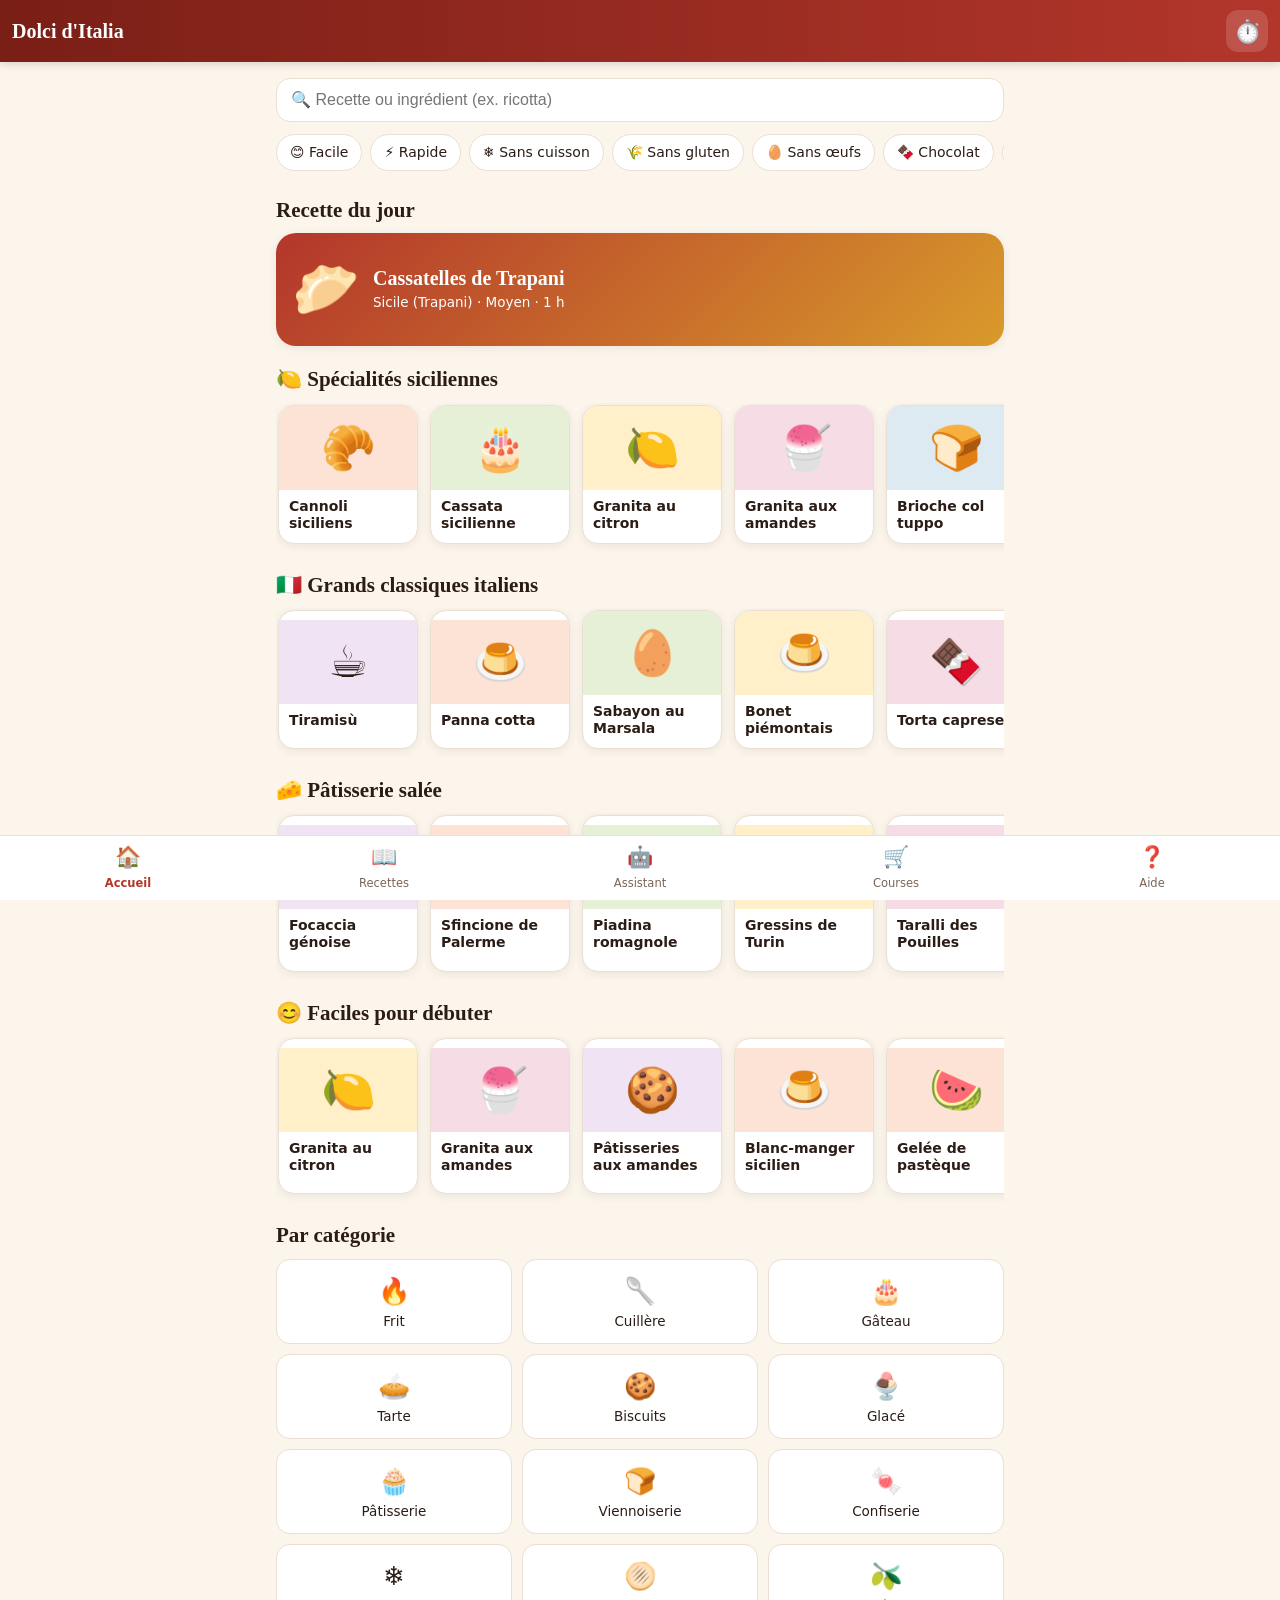
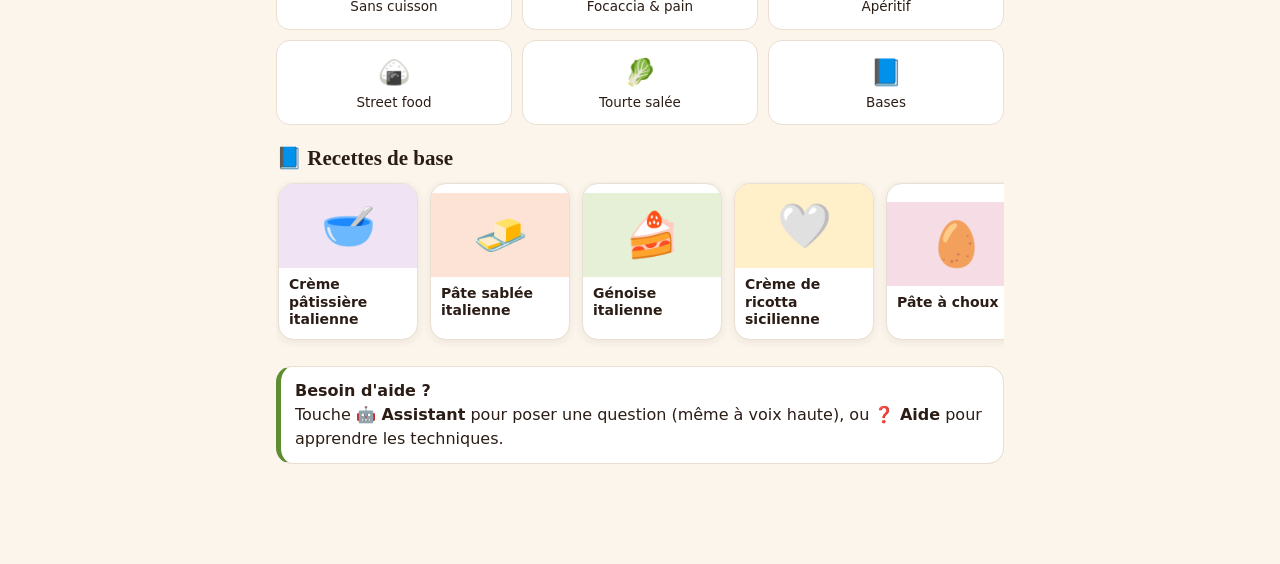
<file: app/src/main/assets/index.html>
<!doctype html>
<html lang="fr">
<head>
<meta charset="utf-8">
<meta name="viewport" content="width=device-width, initial-scale=1, viewport-fit=cover">
<title>Dolci d'Italia</title>
<link rel="stylesheet" href="style.css">
</head>
<body>
<header id="top">
  <button id="btnBack" class="icon-btn" aria-label="Retour" hidden>‹</button>
  <h1 id="title">Dolci d'Italia</h1>
  <button id="btnTimers" class="icon-btn" aria-label="Minuteurs">⏱️</button>
</header>
<main id="view"></main>
<div id="timerBar" hidden></div>
<nav id="tabs">
  <button data-tab="home" class="on"><span>🏠</span>Accueil</button>
  <button data-tab="list"><span>📖</span>Recettes</button>
  <button data-tab="assistant"><span>🤖</span>Assistant</button>
  <button data-tab="courses"><span>🛒</span>Courses</button>
  <button data-tab="aide"><span>❓</span>Aide</button>
</nav>
<div id="sheet" hidden><div class="sheet-card"><div id="sheetBody"></div></div></div>
<div id="toast" hidden></div>
<script src="data.js"></script>
<script src="aide.js"></script>
<script src="app.js"></script>
</body>
</html>
</file>
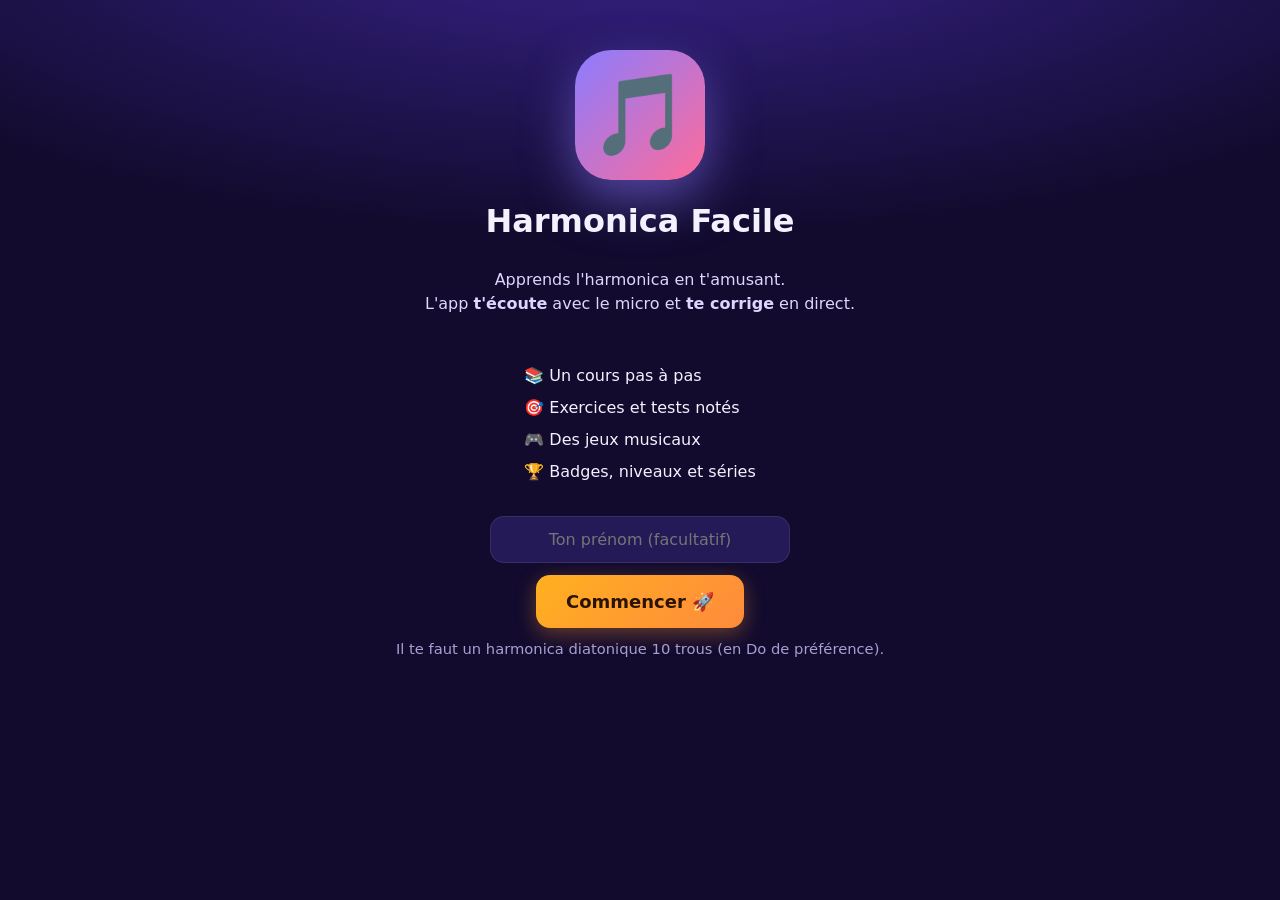
<file: app/src/main/assets/www/index.html>
<!DOCTYPE html>
<html lang="fr">
<head>
  <meta charset="utf-8">
  <meta name="viewport" content="width=device-width, initial-scale=1, maximum-scale=1, user-scalable=no, viewport-fit=cover">
  <meta name="theme-color" content="#120b2e">
  <title>Harmonica Facile</title>
  <link rel="stylesheet" href="style.css">
</head>
<body>
  <div id="app">
    <header id="top"><div class="brand">🎵 Harmonica <b>Facile</b></div><div id="hdr"></div></header>
    <main id="screen"></main>
    <nav id="nav">
      <button data-tab="home"><span>🏠</span>Accueil</button>
      <button data-tab="course"><span>📚</span>Cours</button>
      <button data-tab="practice"><span>🎯</span>Pratique</button>
      <button data-tab="games"><span>🎮</span>Jeux</button>
      <button data-tab="profile"><span>👤</span>Profil</button>
    </nav>
  </div>
  <div id="toasts"></div>
  <script src="data.js"></script>
  <script src="audio.js"></script>
  <script src="app.js"></script>
  <script src="games.js"></script>
</body>
</html>
</file>
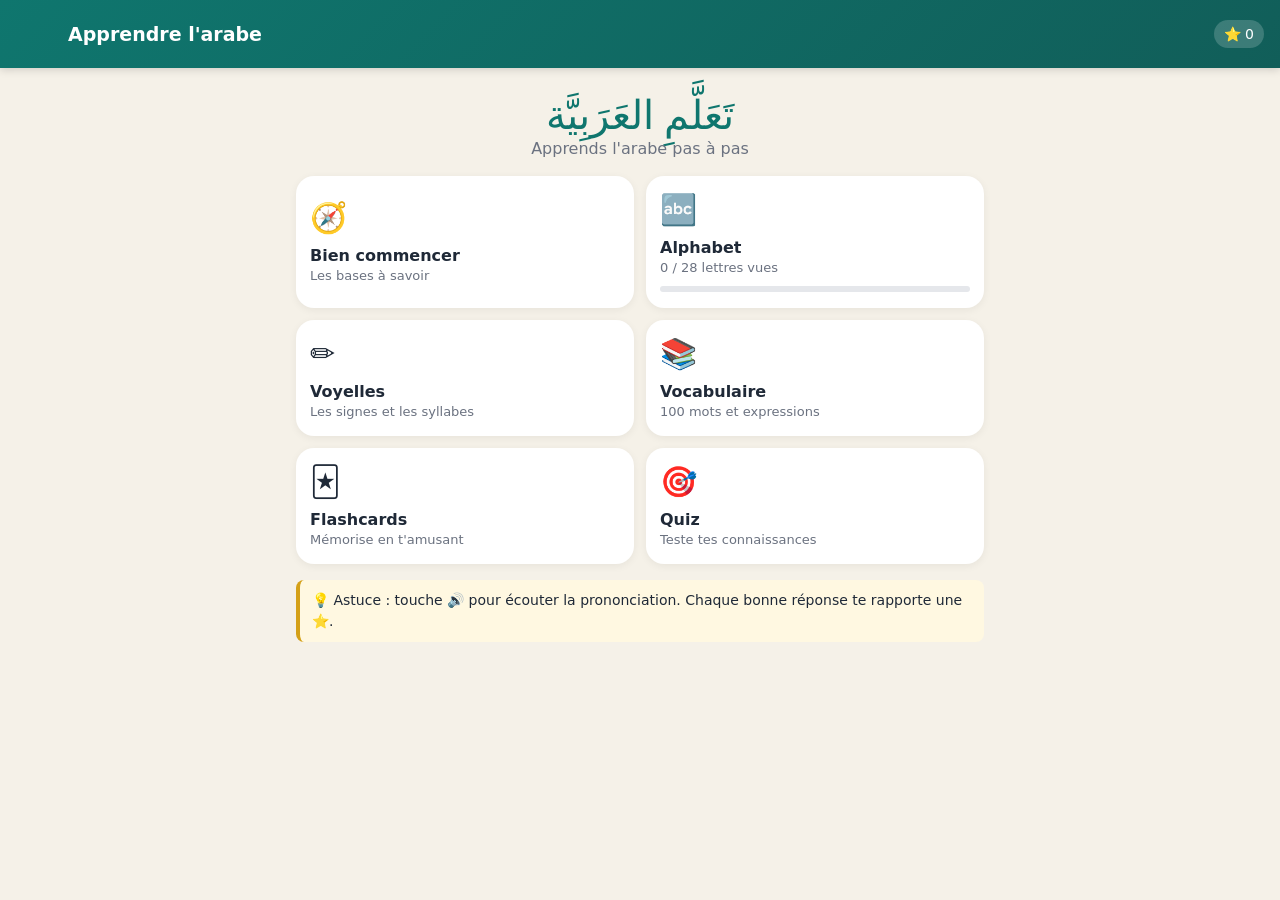
<file: apprendre-arabe/app/src/main/assets/index.html>
<!DOCTYPE html>
<html lang="fr">
<head>
<meta charset="utf-8">
<meta name="viewport" content="width=device-width,initial-scale=1,maximum-scale=1,user-scalable=no">
<title>Apprendre l'arabe</title>
<style>
:root{--p:#0f766e;--p2:#14b8a6;--bg:#f5f1e8;--card:#fff;--txt:#1f2937;--mut:#6b7280;--gold:#d4a017;--ok:#16a34a;--ko:#dc2626}
*{box-sizing:border-box;-webkit-tap-highlight-color:transparent}
body{margin:0;font-family:system-ui,-apple-system,Roboto,sans-serif;background:var(--bg);color:var(--txt)}
header{background:linear-gradient(135deg,var(--p),#115e59);color:#fff;padding:14px 16px;position:sticky;top:0;z-index:5;display:flex;align-items:center;gap:12px;box-shadow:0 2px 8px rgba(0,0,0,.15)}
header .back{font-size:26px;line-height:1;background:rgba(255,255,255,.15);border:0;color:#fff;width:40px;height:40px;border-radius:12px}
header h1{margin:0;font-size:19px;flex:1;white-space:nowrap;overflow:hidden;text-overflow:ellipsis}
header .pts{background:rgba(255,255,255,.18);padding:6px 10px;border-radius:20px;font-size:14px;white-space:nowrap}
main{padding:16px;max-width:720px;margin:0 auto;padding-bottom:40px}
.ar{font-family:"Noto Naskh Arabic","Noto Sans Arabic","Amiri",serif;direction:rtl}
.hero{text-align:center;padding:8px 0 18px}
.hero .ar{font-size:40px;color:var(--p)}
.hero div{color:var(--mut)}
.grid{display:grid;grid-template-columns:repeat(2,1fr);gap:12px}
.tile{background:var(--card);border-radius:18px;padding:16px 14px;box-shadow:0 2px 8px rgba(0,0,0,.06);border:0;text-align:left;font:inherit;color:inherit}
.tile:active,.lt:active,.opt:active,.btn:active{transform:scale(.97)}
.tile .ic{font-size:30px;height:40px}
.tile b{display:block;margin-top:6px;font-size:16px}
.tile small{color:var(--mut);font-size:13px}
.bar{height:6px;background:#e5e7eb;border-radius:4px;margin-top:10px;overflow:hidden}.bar i{display:block;height:100%;background:var(--p2)}
.letters{display:grid;grid-template-columns:repeat(4,1fr);gap:10px;direction:rtl}
.lt{background:var(--card);border:0;border-radius:14px;padding:8px 4px;box-shadow:0 2px 6px rgba(0,0,0,.05);font:inherit;color:inherit;position:relative;direction:ltr}
.lt .ar{font-size:34px;display:block;line-height:1.5}
.lt small{font-size:12px;color:var(--mut)}
.lt.seen::after{content:"✓";position:absolute;top:4px;right:7px;color:var(--ok);font-size:12px}
.card{background:var(--card);border-radius:18px;padding:16px 18px;box-shadow:0 2px 8px rgba(0,0,0,.06);margin-bottom:14px}
.big{font-size:110px;text-align:center;color:var(--p);line-height:1.35}
.forms{display:grid;grid-template-columns:repeat(4,1fr);text-align:center;gap:6px}
.forms .ar{font-size:38px;line-height:1.6}
.forms small{color:var(--mut);font-size:12px}
.btn{background:var(--p);color:#fff;border:0;border-radius:14px;padding:14px 16px;font:inherit;font-weight:600;font-size:16px;width:100%;margin-top:10px}
.btn.sec{background:#e6f4f1;color:var(--p)}
.row{display:flex;gap:10px}.row .btn{flex:1}
.spk{background:#e6f4f1;color:var(--p);border:0;border-radius:50%;width:46px;height:46px;font-size:20px;flex:none}
.word{display:flex;align-items:center;gap:12px;padding:12px 0;border-bottom:1px solid #f0ece2}
.word:last-child{border:0}
.word .ar{font-size:28px;line-height:1.5}
.word .fr{flex:1}
.word .fr small{display:block;color:var(--mut);margin-top:2px}
.opt{display:block;width:100%;background:var(--card);border:2px solid #e5e7eb;border-radius:14px;padding:14px;margin-top:10px;font:inherit;font-size:17px;color:inherit;text-align:center}
.opt.ar{font-size:30px;padding:8px}
.opt small{color:var(--mut)}
.opt.ok{border-color:var(--ok);background:#dcfce7}.opt.ko{border-color:var(--ko);background:#fee2e2}
.q{font-size:68px;text-align:center;color:var(--p);margin:4px 0;line-height:1.5}
.qfr{font-size:26px;text-align:center;font-weight:700;margin:10px 0}
.prog{color:var(--mut);text-align:center;font-size:14px;margin:6px 0}
.pbar{height:8px;background:#e5e7eb;border-radius:4px;overflow:hidden;margin-bottom:12px}.pbar i{display:block;height:100%;background:var(--gold);transition:width .3s}
.flash{min-height:260px;display:flex;flex-direction:column;align-items:center;justify-content:center;text-align:center}
.flash .ar{font-size:64px;color:var(--p);line-height:1.5}
.syl{display:grid;grid-template-columns:repeat(3,1fr);gap:8px}
.syl button{background:#f8fafc;border:1px solid #e5e7eb;border-radius:12px;padding:6px;font:inherit;color:inherit}
.syl .ar{font-size:30px;display:block;line-height:1.6}
.syl small{color:var(--mut)}
.toast{position:fixed;bottom:24px;left:50%;transform:translateX(-50%);background:#111827;color:#fff;padding:12px 16px;border-radius:12px;font-size:14px;width:max-content;max-width:90%;z-index:20;opacity:0;transition:opacity .3s;pointer-events:none;text-align:center}
.toast.show{opacity:1}
h2{font-size:17px;margin:18px 0 10px}
p{line-height:1.55}
.tip{background:#fff8e1;border-left:4px solid var(--gold);padding:10px 12px;border-radius:8px;font-size:14px;line-height:1.5}
ul{padding-left:20px;line-height:1.6}
</style>
</head>
<body>
<header><button class="back" id="back" onclick="goBack()">‹</button><h1 id="title">Apprendre l'arabe</h1><span class="pts" id="pts">⭐ 0</span></header>
<main id="app"></main>
<div class="toast" id="toast"></div>
<script>
// [lettre, nom, nom arabe, son, conseil, mot exemple, translittération, sens, se lie à la suivante]
const L=[
["ا","Alif","أَلِف","a / â","Sert de support aux voyelles et note le « â » long.","أَسَد","asad","lion",0],
["ب","Bâ'","بَاء","b","Comme le « b » français.","بَاب","bâb","porte",1],
["ت","Tâ'","تَاء","t","Comme le « t » français.","تُفَّاح","touffâh","pommes",1],
["ث","Thâ'","ثَاء","th","Comme le « th » anglais de « think ».","ثَعْلَب","tha'lab","renard",1],
["ج","Jîm","جِيم","j / dj","« dj » comme dans « djinn » (souvent « j » au Maghreb).","جَمَل","jamal","chameau",1],
["ح","Hâ'","حَاء","ḥ","« h » soufflé du fond de la gorge, comme pour embuer une vitre.","حَلِيب","halîb","lait",1],
["خ","Khâ'","خَاء","kh","Comme la « jota » espagnole ou le « ch » allemand de « Bach ».","خُبْز","khoubz","pain",1],
["د","Dâl","دَال","d","Comme le « d » français.","دَجَاجَة","dajâja","poule",0],
["ذ","Dhâl","ذَال","dh","Comme le « th » anglais de « this ».","ذَهَب","dhahab","or",0],
["ر","Râ'","رَاء","r","« r » roulé, comme en espagnol.","رُمَّان","roummân","grenade",0],
["ز","Zây","زَاي","z","Comme le « z » français.","زَيْت","zayt","huile",0],
["س","Sîn","سِين","s","Toujours « s » comme dans « sel ».","سَمَك","samak","poisson",1],
["ش","Chîn","شِين","ch","Comme le « ch » de « chat ».","شَمْس","chams","soleil",1],
["ص","Sâd","صَاد","ṣ","« s » emphatique : langue plaquée, son plus grave.","صَقْر","saqr","faucon",1],
["ض","Dâd","ضَاد","ḍ","« d » emphatique, son grave et profond. L'arabe est appelé « la langue du Dâd » !","ضِفْدَع","difda'","grenouille",1],
["ط","Tâ'","طَاء","ṭ","« t » emphatique, son grave.","طَائِرَة","tâ'ira","avion",1],
["ظ","Zhâ'","ظَاء","ẓ","« dh » emphatique (le « th » de « this », appuyé).","ظَرْف","zharf","enveloppe",1],
["ع","'Ayn","عَيْن","'","Son guttural sans équivalent : on contracte le fond de la gorge.","عَيْن","'ayn","œil",1],
["غ","Ghayn","غَيْن","gh","Proche du « r » grasseyé parisien.","غَزَال","ghazâl","gazelle",1],
["ف","Fâ'","فَاء","f","Comme le « f » français.","فِيل","fîl","éléphant",1],
["ق","Qâf","قَاف","q","« k » prononcé très au fond de la gorge.","قَمَر","qamar","lune",1],
["ك","Kâf","كَاف","k","Comme le « k » français.","كِتَاب","kitâb","livre",1],
["ل","Lâm","لَام","l","Comme le « l » français.","لَيْمُون","laymoûn","citron",1],
["م","Mîm","مِيم","m","Comme le « m » français.","مَاء","mâ'","eau",1],
["ن","Noûn","نُون","n","Comme le « n » français.","نَجْمَة","najma","étoile",1],
["ه","Hâ'","هَاء","h","« h » expiré et léger, comme dans l'anglais « hello ».","هِلَال","hilâl","croissant de lune",1],
["و","Wâw","وَاو","w / oû","« w » ou voyelle longue « oû ».","وَرْدَة","warda","rose",0],
["ي","Yâ'","يَاء","y / î","« y » ou voyelle longue « î ».","يَد","yad","main",1]
];

const CATS=[
{id:"salut",ic:"👋",name:"Salutations",w:[
["مَرْحَبًا","marhaban","bonjour / salut"],
["السَّلَامُ عَلَيْكُمْ","as-salâmou 'alaykoum","que la paix soit sur vous"],
["وَعَلَيْكُمُ السَّلَامُ","wa 'alaykoumou s-salâm","et sur vous la paix (réponse)"],
["صَبَاحُ الخَيْرِ","sabâhou l-khayr","bonjour (le matin)"],
["مَسَاءُ الخَيْرِ","masâ'ou l-khayr","bonsoir"],
["كَيْفَ حَالُكَ؟","kayfa hâlouka ?","comment vas-tu ?"],
["بِخَيْرٍ، الحَمْدُ لِلَّهِ","bi-khayr, al-hamdou lillâh","bien, Dieu merci"],
["شُكْرًا","choukran","merci"],
["عَفْوًا","'afwan","de rien / pardon"],
["مِنْ فَضْلِكَ","min fadlika","s'il te plaît"],
["نَعَمْ","na'am","oui"],
["لَا","lâ","non"],
["مَعَ السَّلَامَةِ","ma'a s-salâma","au revoir"]]},
{id:"nb",ic:"🔢",name:"Nombres",w:[
["صِفْر","sifr · ٠","0 — zéro"],
["وَاحِد","wâhid · ١","1 — un"],
["اِثْنَان","ithnân · ٢","2 — deux"],
["ثَلَاثَة","thalâtha · ٣","3 — trois"],
["أَرْبَعَة","arba'a · ٤","4 — quatre"],
["خَمْسَة","khamsa · ٥","5 — cinq"],
["سِتَّة","sitta · ٦","6 — six"],
["سَبْعَة","sab'a · ٧","7 — sept"],
["ثَمَانِيَة","thamâniya · ٨","8 — huit"],
["تِسْعَة","tis'a · ٩","9 — neuf"],
["عَشَرَة","'achara · ١٠","10 — dix"],
["مِئَة","mi'a · ١٠٠","100 — cent"]]},
{id:"coul",ic:"🎨",name:"Couleurs",w:[
["أَحْمَر","ahmar","rouge"],
["أَزْرَق","azraq","bleu"],
["أَخْضَر","akhdar","vert"],
["أَصْفَر","asfar","jaune"],
["أَبْيَض","abyad","blanc"],
["أَسْوَد","aswad","noir"],
["بُرْتُقَالِيّ","bourtouqâlî","orange (couleur)"],
["بُنِّيّ","bounnî","marron"],
["وَرْدِيّ","wardî","rose (couleur)"]]},
{id:"fam",ic:"👨‍👩‍👧",name:"Famille",w:[
["عَائِلَة","'â'ila","famille"],
["أَب","ab","père"],
["أُمّ","oumm","mère"],
["أَخ","akh","frère"],
["أُخْت","oukht","sœur"],
["اِبْن","ibn","fils"],
["بِنْت","bint","fille"],
["جَدّ","jadd","grand-père"],
["جَدَّة","jadda","grand-mère"],
["زَوْج","zawj","mari"],
["زَوْجَة","zawja","épouse"],
["صَدِيق","sadîq","ami"]]},
{id:"nour",ic:"🍞",name:"Nourriture",w:[
["خُبْز","khoubz","pain"],
["مَاء","mâ'","eau"],
["حَلِيب","halîb","lait"],
["تُفَّاحَة","touffâha","une pomme"],
["مَوْز","mawz","bananes"],
["لَحْم","lahm","viande"],
["دَجَاج","dajâj","poulet"],
["أَرُزّ","arouzz","riz"],
["قَهْوَة","qahwa","café"],
["شَاي","châï","thé"],
["سُكَّر","soukkar","sucre"],
["مِلْح","milh","sel"]]},
{id:"anim",ic:"🐪",name:"Animaux",w:[
["قِطّ","qitt","chat"],
["كَلْب","kalb","chien"],
["حِصَان","hisân","cheval"],
["جَمَل","jamal","chameau"],
["أَسَد","asad","lion"],
["طَائِر","tâ'ir","oiseau"],
["سَمَكَة","samaka","poisson"],
["بَقَرَة","baqara","vache"],
["خَرُوف","kharoûf","mouton"],
["فِيل","fîl","éléphant"]]},
{id:"corps",ic:"🖐️",name:"Le corps",w:[
["رَأْس","ra's","tête"],
["عَيْن","'ayn","œil"],
["أَنْف","anf","nez"],
["فَم","fam","bouche"],
["أُذُن","oudhoun","oreille"],
["يَد","yad","main"],
["رِجْل","rijl","jambe / pied"],
["قَلْب","qalb","cœur"],
["شَعْر","cha'r","cheveux"]]},
{id:"jours",ic:"📅",name:"Jours",w:[
["الأَحَد","al-ahad","dimanche"],
["الاِثْنَيْن","al-ithnayn","lundi"],
["الثُّلَاثَاء","ath-thoulâthâ'","mardi"],
["الأَرْبِعَاء","al-arbi'â'","mercredi"],
["الخَمِيس","al-khamîs","jeudi"],
["الجُمُعَة","al-joumou'a","vendredi"],
["السَّبْت","as-sabt","samedi"],
["اليَوْم","al-yawm","aujourd'hui"],
["غَدًا","ghadan","demain"],
["أَمْس","ams","hier"]]},
{id:"phr",ic:"💬",name:"Phrases utiles",w:[
["أَنَا","anâ","je / moi"],
["أَنْتَ","anta","tu (masculin)"],
["أَنْتِ","anti","tu (féminin)"],
["هُوَ","houwa","il / lui"],
["هِيَ","hiya","elle"],
["نَحْنُ","nahnou","nous"],
["مَا اسْمُكَ؟","mâ smouka ?","comment t'appelles-tu ?"],
["اِسْمِي ...","ismî ...","je m'appelle ..."],
["أَيْنَ؟","ayna ?","où ?"],
["مَاذَا؟","mâdhâ ?","quoi ?"],
["كَمْ؟","kam ?","combien ?"],
["لَا أَفْهَمُ","lâ afhamou","je ne comprends pas"],
["أَتَكَلَّمُ قَلِيلًا مِنَ العَرَبِيَّةِ","atakallamou qalîlan mina l-'arabiyya","je parle un peu arabe"]]}
];

const VOW=[
["بَ","Fatha","ba","Petit trait au-dessus de la lettre : son « a »."],
["بِ","Kasra","bi","Petit trait en dessous : son « i »."],
["بُ","Damma","bou","Petite boucle (comme un و) au-dessus : son « ou »."],
["بْ","Soukoun","b","Petit rond : la lettre n'a pas de voyelle."],
["بّ","Chadda","bb","Petit « w » au-dessus : la consonne est doublée."],
["بً","Tanwîn fath","ban","Double fatha en fin de mot : « -an »."],
["بٍ","Tanwîn kasr","bin","Double kasra : « -in »."],
["بٌ","Tanwîn damm","boun","Double damma : « -oun »."]
];
const LONGV=[["بَا","bâ","fatha + alif = « â » long"],["بِي","bî","kasra + yâ' = « î » long"],["بُو","boû","damma + wâw = « oû » long"]];
const SYL=[["ب","b"],["ت","t"],["د","d"],["ر","r"],["س","s"],["ك","k"],["ل","l"],["م","m"],["ن","n"]];

// ---------- état ----------
let S={pts:0,seen:{},best:{}};
try{S=Object.assign(S,JSON.parse(localStorage.getItem("arabe")||"{}"))}catch(e){}
function save(){try{localStorage.setItem("arabe",JSON.stringify(S))}catch(e){}updPts()}
const $=id=>document.getElementById(id);
const app=$("app");
function updPts(){$("pts").textContent="⭐ "+S.pts}
function shuffle(a){a=a.slice();for(let i=a.length-1;i>0;i--){const j=Math.floor(Math.random()*(i+1));[a[i],a[j]]=[a[j],a[i]]}return a}

// ---------- navigation ----------
const stack=[];let SID=0;
function show(fn,a){SID++;fn(...a);window.scrollTo(0,0)}
function go(fn,...a){stack.push([fn,a]);show(fn,a)}
function replace(fn,...a){stack[stack.length-1]=[fn,a];show(fn,a)}
function goBack(){if(stack.length>1){stack.pop();const t=stack[stack.length-1];show(t[0],t[1]);return true}return false}
function setTitle(t){$("title").textContent=t;$("back").style.visibility=stack.length>1?"visible":"hidden"}

// ---------- son ----------
let SAY=[],warned=false,tT;
function sb(t){SAY.push(t);return `<button class="spk" onclick="event.stopPropagation();speak(SAY[${SAY.length-1}])">🔊</button>`}
function toast(m){const t=$("toast");t.textContent=m;t.classList.add("show");clearTimeout(tT);tT=setTimeout(()=>t.classList.remove("show"),3500)}
function speak(t){
  t=String(t).replace(/\.\.\./g,"");
  try{
    if(window.Android){if(Android.speak(t))return}
    else if(window.speechSynthesis){const u=new SpeechSynthesisUtterance(t);u.lang="ar-SA";u.rate=.8;speechSynthesis.cancel();speechSynthesis.speak(u);return}
  }catch(e){}
  if(!warned){warned=true;toast("Voix arabe indisponible : Paramètres › Synthèse vocale › Moteur Google › installer « Arabe ».")}
}

// ---------- données ----------
function items(key){
  if(key==="alpha")return L.map(l=>({ar:l[0],tr:l[3],fr:l[1],say:l[2]}));
  const map=c=>c.w.map(w=>({ar:w[0],tr:w[1],fr:w[2],say:w[0]}));
  if(key==="all")return CATS.flatMap(map);
  return map(CATS.find(c=>c.id===key));
}
function keyName(k){if(k==="alpha")return"Alphabet";if(k==="all")return"Tout le vocabulaire";return CATS.find(c=>c.id===k).name}

// ---------- écrans ----------
function home(){
  setTitle("Apprendre l'arabe");SAY=[];
  const seen=Object.keys(S.seen).length;
  const nb=CATS.reduce((n,c)=>n+c.w.length,0);
  app.innerHTML=`<div class="hero"><div class="ar">تَعَلَّمِ العَرَبِيَّة</div><div>Apprends l'arabe pas à pas</div></div>
  <div class="grid">
    <button class="tile" onclick="go(intro)"><div class="ic">🧭</div><b>Bien commencer</b><small>Les bases à savoir</small></button>
    <button class="tile" onclick="go(letters)"><div class="ic">🔤</div><b>Alphabet</b><small>${seen} / 28 lettres vues</small><div class="bar"><i style="width:${seen/28*100}%"></i></div></button>
    <button class="tile" onclick="go(vowels)"><div class="ic">✏️</div><b>Voyelles</b><small>Les signes et les syllabes</small></button>
    <button class="tile" onclick="go(vocab)"><div class="ic">📚</div><b>Vocabulaire</b><small>${nb} mots et expressions</small></button>
    <button class="tile" onclick="go(chooser,'flash')"><div class="ic">🃏</div><b>Flashcards</b><small>Mémorise en t'amusant</small></button>
    <button class="tile" onclick="go(chooser,'quiz')"><div class="ic">🎯</div><b>Quiz</b><small>Teste tes connaissances</small></button>
  </div>
  <p class="tip" style="margin-top:16px">💡 Astuce : touche 🔊 pour écouter la prononciation. Chaque bonne réponse te rapporte une ⭐.</p>`;
}

function intro(){
  setTitle("Bien commencer");SAY=[];
  app.innerHTML=`<div class="card"><h2 style="margin-top:0">📖 L'écriture arabe en 5 points</h2><ul>
  <li>On lit et on écrit <b>de droite à gauche</b>.</li>
  <li>L'alphabet compte <b>28 lettres</b>, presque toutes des consonnes.</li>
  <li>Les lettres <b>s'attachent</b> entre elles et changent un peu de forme selon leur place : début, milieu ou fin du mot.</li>
  <li>6 lettres (ا د ذ ر ز و) ne s'attachent <b>jamais</b> à la lettre suivante.</li>
  <li>Les <b>voyelles courtes</b> sont de petits signes, souvent absents dans les textes courants.</li></ul></div>
  <div class="card"><h2 style="margin-top:0">🗺️ Parcours conseillé</h2><ol style="padding-left:20px;line-height:1.7">
  <li>Découvre l'alphabet, quelques lettres par jour.</li><li>Apprends les voyelles et lis les syllabes.</li>
  <li>Révise avec les flashcards.</li><li>Valide avec les quiz (objectif : 80 % !).</li><li>Passe au vocabulaire thème par thème.</li></ol></div>
  <div class="card"><div class="word"><span class="ar">العَرَبِيَّة</span><div class="fr"><b>la langue arabe</b><small>al-'arabiyya</small></div>${sb("العَرَبِيَّة")}</div></div>
  <p class="tip">🔇 Pas de son ? Va dans Paramètres Android › Synthèse vocale (ou « Sortie de la synthèse vocale ») › Moteur Google › Installer les données vocales › <b>Arabe</b>.</p>
  <button class="btn" onclick="replace(letters)">Commencer l'alphabet ›</button>`;
}

function letters(){
  setTitle("L'alphabet");SAY=[];
  app.innerHTML=`<p class="prog">Lecture de droite à gauche ← touche une lettre</p><div class="letters">${L.map((l,i)=>`<button class="lt ${S.seen[i]?"seen":""}" onclick="go(letter,${i})"><span class="ar">${l[0]}</span><small>${l[1]}</small></button>`).join("")}</div>
  <button class="btn" style="margin-top:16px" onclick="go(quiz,'alpha')">🎯 Quiz de l'alphabet</button>`;
}

function letter(i){
  const l=L[i];if(!S.seen[i]){S.seen[i]=1;save()}
  setTitle("Lettre "+(i+1)+" / 28 — "+l[1]);SAY=[];
  const f=l[8]?[l[0],l[0]+"ـ","ـ"+l[0]+"ـ","ـ"+l[0]]:[l[0],l[0],"ـ"+l[0],"ـ"+l[0]];
  app.innerHTML=`<div class="card"><div class="big ar">${l[0]}</div>
  <div style="display:flex;align-items:center;gap:12px"><div style="flex:1"><b style="font-size:20px">${l[1]}</b> &nbsp;<span class="ar" style="font-size:24px">${l[2]}</span><br><span style="color:var(--mut)">Son : <b>${l[3]}</b></span></div>${sb(l[2])}</div>
  <p class="tip">${l[4]}</p></div>
  <h2>Les 4 formes</h2><div class="card forms">${["Isolée","Début","Milieu","Fin"].map((n,k)=>`<div><div class="ar">${f[k]}</div><small>${n}</small></div>`).join("")}</div>
  ${l[8]?"":`<p class="tip">⚠️ Cette lettre ne s'attache jamais à la lettre qui la suit (à sa gauche).</p>`}
  <h2>Exemple</h2><div class="card"><div class="word"><span class="ar">${l[5]}</span><div class="fr"><b>${l[7]}</b><small>${l[6]}</small></div>${sb(l[5])}</div></div>
  <div class="row">${i>0?`<button class="btn sec" onclick="replace(letter,${i-1})">‹ ${L[i-1][1]}</button>`:""}${i<27?`<button class="btn" onclick="replace(letter,${i+1})">${L[i+1][1]} ›</button>`:`<button class="btn" onclick="replace(quiz,'alpha')">Quiz 🎯</button>`}</div>`;
}

function vowels(){
  setTitle("Les voyelles");SAY=[];
  app.innerHTML=`<div class="card"><p style="margin:0">En arabe, les <b>voyelles courtes</b> sont de petits signes (<span class="ar">حَرَكَات</span>, harakât) placés au-dessus ou en dessous des lettres. Exemple avec la lettre <span class="ar" style="font-size:22px">ب</span> (b) :</p></div>
  <div class="card">${VOW.map(v=>`<div class="word"><span class="ar" style="font-size:42px;width:56px;text-align:center">${v[0]}</span><div class="fr"><b>${v[1]}</b> — « ${v[2]} »<small>${v[3]}</small></div>${sb(v[0])}</div>`).join("")}</div>
  <h2>Voyelles longues</h2><div class="card">${LONGV.map(v=>`<div class="word"><span class="ar" style="font-size:40px;width:56px;text-align:center">${v[0]}</span><div class="fr"><b>« ${v[1]} »</b><small>${v[2]}</small></div>${sb(v[0])}</div>`).join("")}</div>
  <h2>Entraînement : lis les syllabes</h2><p class="prog">Lis à voix haute, puis touche pour vérifier 🔊</p>
  <div class="card syl">${SYL.flatMap(s=>[["َ","a"],["ِ","i"],["ُ","ou"]].map(v=>{SAY.push(s[0]+v[0]);return `<button onclick="speak(SAY[${SAY.length-1}])"><span class="ar">${s[0]+v[0]}</span><small>${s[1]+v[1]}</small></button>`})).join("")}</div>`;
}

function vocab(){
  setTitle("Vocabulaire");SAY=[];
  app.innerHTML=`<div class="grid">${CATS.map(c=>`<button class="tile" onclick="go(cat,'${c.id}')"><div class="ic">${c.ic}</div><b>${c.name}</b><small>${c.w.length} mots${S.best[c.id]!=null?" · quiz "+S.best[c.id]+"%":""}</small></button>`).join("")}</div>`;
}

function cat(id){
  const c=CATS.find(x=>x.id===id);setTitle(c.ic+" "+c.name);SAY=[];
  app.innerHTML=`<div class="row" style="margin-top:-10px"><button class="btn sec" onclick="go(flash,'${id}')">🃏 Flashcards</button><button class="btn" onclick="go(quiz,'${id}')">🎯 Quiz</button></div>
  <div class="card" style="margin-top:14px">${c.w.map(w=>`<div class="word"><div class="fr"><b>${w[2]}</b><small>${w[1]}</small></div><span class="ar">${w[0]}</span>${sb(w[0])}</div>`).join("")}</div>`;
}

function chooser(mode){
  setTitle(mode==="quiz"?"Quiz":"Flashcards");SAY=[];
  const o=[["alpha","🔤","Alphabet"],...CATS.map(c=>[c.id,c.ic,c.name]),["all","🌍","Tout le vocabulaire"]];
  app.innerHTML=`<p>Choisis un thème :</p><div class="grid">${o.map(x=>`<button class="tile" onclick="go(${mode},'${x[0]}')"><div class="ic">${x[1]}</div><b>${x[2]}</b><small>${mode==="quiz"&&S.best[x[0]]!=null?"Meilleur : "+S.best[x[0]]+"%":"&nbsp;"}</small></button>`).join("")}</div>`;
}

// ---------- flashcards ----------
let F;
function flash(key){F={key,deck:shuffle(items(key)),i:0,flip:false,known:0,total:0};setTitle("🃏 "+keyName(key));rF()}
function rF(){
  SAY=[];const c=F.deck[F.i];
  if(!c){app.innerHTML=`<div class="card" style="text-align:center"><div style="font-size:56px">🎉</div><h2>Paquet terminé !</h2><p>Toutes les cartes sont acquises.<br>Bonnes réponses du premier coup : <b>${F.known} / ${new Set(F.deck.map(d=>d.ar)).size}</b></p><button class="btn" onclick="flash(F.key)">Recommencer</button><button class="btn sec" onclick="goBack()">Retour</button></div>`;return}
  const left=F.deck.length-F.i;
  app.innerHTML=`<p class="prog">Reste ${left} carte${left>1?"s":""}</p>
  <div class="card flash" onclick="F.flip=!F.flip;rF()">${F.flip
    ?`<div class="ar" style="font-size:44px">${c.ar}</div><div style="color:var(--mut);margin:6px">${c.tr}</div><div class="qfr">${c.fr}</div>`
    :`<div class="ar">${c.ar}</div><p style="color:var(--mut)">Touche la carte pour la retourner</p>`}</div>
  <button class="btn sec" onclick="speak(F.deck[F.i].say)">🔊 Écouter</button>
  ${F.flip?`<div class="row"><button class="btn" style="background:var(--ko)" onclick="fA(0)">À revoir ↺</button><button class="btn" style="background:var(--ok)" onclick="fA(1)">Je savais ✓</button></div>`:""}`;
}
function fA(ok){
  const c=F.deck[F.i];
  if(ok){if(!c.miss){F.known++;S.pts++;save()}}else{c.miss=1;F.deck.push(c)}
  F.i++;F.flip=false;rF();
}

// ---------- quiz ----------
let Q;
function quiz(key){
  const pool=items(key);
  const qs=shuffle(pool).slice(0,10).map(it=>{
    const others=shuffle(pool.filter(o=>o.fr!==it.fr&&o.ar!==it.ar)).slice(0,3);
    return {it,dir:Math.random()<.5?0:1,opts:shuffle([it,...others])};
  });
  Q={key,qs,i:0,score:0,locked:false};setTitle("🎯 "+keyName(key));rQ();
}
function rQ(){
  SAY=[];const q=Q.qs[Q.i],n=Q.qs.length,A=Q.key==="alpha";
  if(!q){
    const pct=Math.round(Q.score*100/n),prev=S.best[Q.key];
    const rec=prev==null||pct>prev;if(rec){S.best[Q.key]=pct;save()}
    app.innerHTML=`<div class="card" style="text-align:center"><div style="font-size:60px">${pct>=80?"🏆":pct>=50?"👍":"💪"}</div><h2>${Q.score} / ${n} — ${pct}%</h2>
    <p>${pct>=80?"Excellent ! <span class='ar'>مُمْتَاز</span>":pct>=50?"Bien joué, continue !":"Continue à t'entraîner, tu vas y arriver !"}</p>
    ${rec&&prev!=null?"<p>🎉 Nouveau record !</p>":""}
    <button class="btn" onclick="quiz(Q.key)">Rejouer</button><button class="btn sec" onclick="goBack()">Retour</button></div>`;return;
  }
  const ask=q.dir===0
    ?`<div class="q ar">${q.it.ar}</div><div style="text-align:center">${sb(q.it.say)}</div><p class="prog">${A?"Quelle est cette lettre ?":"Que signifie ce mot ?"}</p>`
    :`<div class="qfr">${q.it.fr}${A?` <span style="color:var(--mut);font-weight:400">(${q.it.tr})</span>`:""}</div><p class="prog">${A?"Trouve cette lettre":"Choisis le mot arabe"}</p>`;
  app.innerHTML=`<div class="pbar"><i style="width:${Q.i/n*100}%"></i></div><p class="prog">Question ${Q.i+1} / ${n} · Score ${Q.score}</p>
  <div class="card">${ask}</div>
  ${q.opts.map((o,k)=>`<button class="opt ${q.dir?"ar":""}" onclick="ans(${k})">${q.dir?o.ar:o.fr+(A?` <small>(${o.tr})</small>`:"")}</button>`).join("")}`;
}
function ans(k){
  if(Q.locked)return;Q.locked=true;
  const q=Q.qs[Q.i],good=q.opts.indexOf(q.it),b=document.querySelectorAll(".opt");
  b[good].classList.add("ok");
  if(k===good){Q.score++;S.pts++;save()}else b[k].classList.add("ko");
  speak(q.it.say);
  const s=SID;
  setTimeout(()=>{if(s!==SID)return;Q.i++;Q.locked=false;rQ()},k===good?1000:2000);
}

updPts();go(home);
</script>
</body>
</html>
</file>
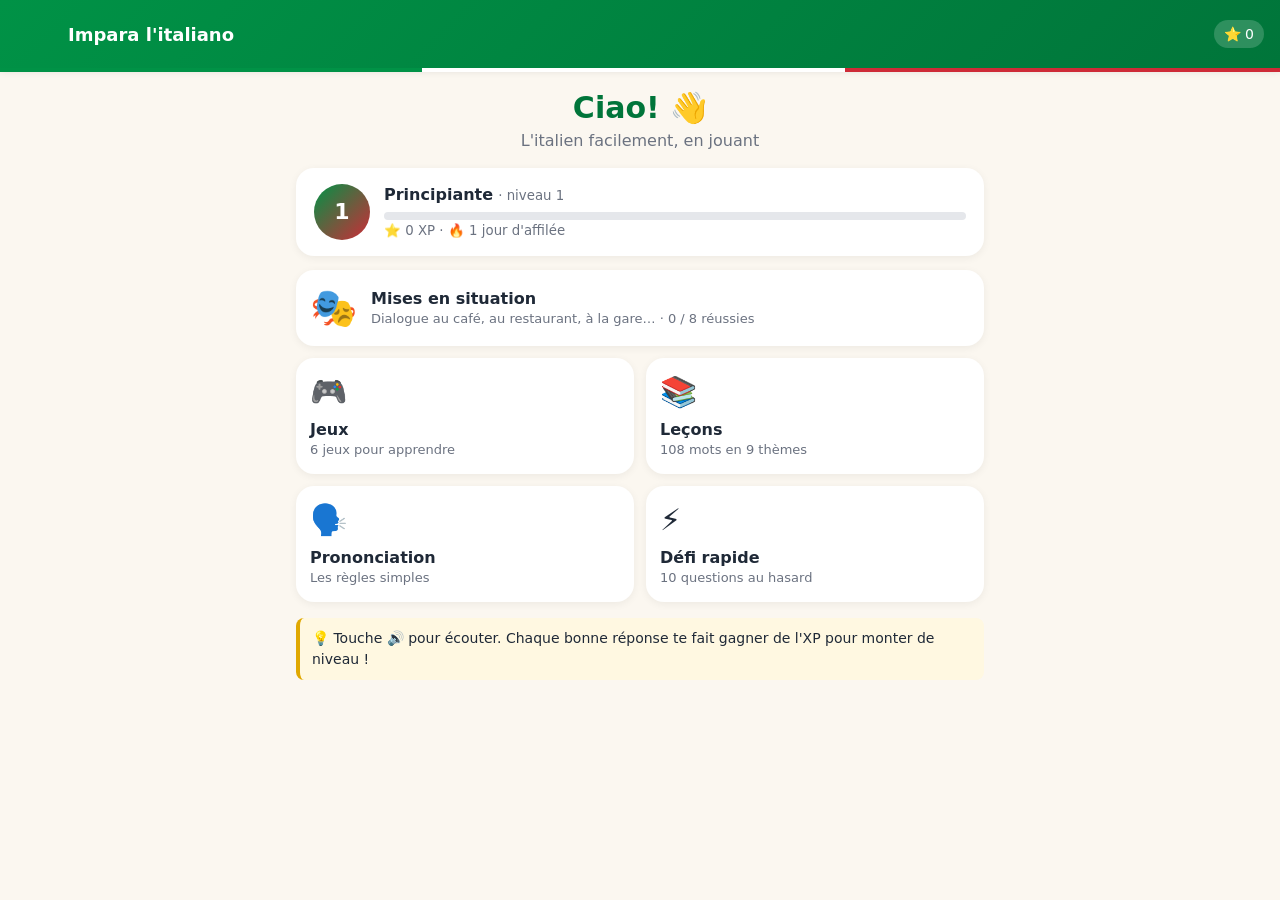
<file: apprendre-italien/app/src/main/assets/index.html>
<!DOCTYPE html>
<html lang="fr">
<head>
<meta charset="utf-8">
<meta name="viewport" content="width=device-width,initial-scale=1,maximum-scale=1,user-scalable=no">
<title>Impara l'italiano</title>
<style>
:root{--g:#009246;--g2:#00753a;--r:#ce2b37;--bg:#fbf7f0;--card:#fff;--txt:#1f2937;--mut:#6b7280;--gold:#e0a800;--ok:#16a34a;--ko:#dc2626;--lg:#e8f5ee}
*{box-sizing:border-box;-webkit-tap-highlight-color:transparent}
body{margin:0;font-family:system-ui,-apple-system,Roboto,sans-serif;background:var(--bg);color:var(--txt)}
header{background:linear-gradient(135deg,var(--g),var(--g2));color:#fff;padding:14px 16px;position:sticky;top:0;z-index:5;display:flex;align-items:center;gap:12px;box-shadow:0 2px 8px rgba(0,0,0,.15)}
header::after{content:"";position:absolute;left:0;right:0;bottom:-4px;height:4px;background:linear-gradient(90deg,var(--g) 33%,#fff 33% 66%,var(--r) 66%)}
header .back{font-size:26px;line-height:1;background:rgba(255,255,255,.15);border:0;color:#fff;width:40px;height:40px;border-radius:12px}
header h1{margin:0;font-size:18px;flex:1;white-space:nowrap;overflow:hidden;text-overflow:ellipsis}
header .pts{background:rgba(255,255,255,.18);padding:6px 10px;border-radius:20px;font-size:14px;white-space:nowrap}
main{padding:18px 16px 40px;max-width:720px;margin:0 auto}
button{font:inherit;color:inherit}
button:active{transform:scale(.97)}
.grid{display:grid;grid-template-columns:repeat(2,1fr);gap:12px}
.tile{background:var(--card);border-radius:18px;padding:16px 14px;box-shadow:0 2px 8px rgba(0,0,0,.06);border:0;text-align:left}
.tile .ic{font-size:30px;height:40px}
.tile b{display:block;margin-top:6px;font-size:16px}
.tile small{color:var(--mut);font-size:13px}
.tile.wide{grid-column:1/-1;display:flex;align-items:center;gap:14px}
.tile.wide .ic{height:auto;font-size:38px}
.card{background:var(--card);border-radius:18px;padding:16px 18px;box-shadow:0 2px 8px rgba(0,0,0,.06);margin-bottom:14px}
.center{text-align:center}
.lvl{display:flex;align-items:center;gap:14px}
.lvl .badge{width:56px;height:56px;border-radius:50%;background:linear-gradient(135deg,var(--g),var(--r));color:#fff;display:flex;align-items:center;justify-content:center;font-weight:800;font-size:22px;flex:none}
.bar{height:8px;background:#e5e7eb;border-radius:4px;margin-top:8px;overflow:hidden}.bar i{display:block;height:100%;background:linear-gradient(90deg,var(--g),var(--gold));transition:width .4s}
.hero{text-align:center;margin:4px 0 14px}
.hero h2{font-size:30px;margin:0;color:var(--g2)}
.hero p{margin:4px 0 0;color:var(--mut)}
.btn{background:var(--g);color:#fff;border:0;border-radius:14px;padding:14px 16px;font-weight:600;font-size:16px;width:100%;margin-top:10px}
.btn.sec{background:var(--lg);color:var(--g2)}
.btn.red{background:var(--r)}
.row{display:flex;gap:10px}.row .btn{flex:1}
.spk{background:var(--lg);color:var(--g2);border:0;border-radius:50%;width:44px;height:44px;font-size:19px;flex:none}
.word{display:flex;align-items:center;gap:12px;padding:11px 0;border-bottom:1px solid #f0ece2}
.word:last-child{border:0}
.word .it{flex:1;font-size:19px;font-weight:600;color:var(--g2)}
.word .it small{display:block;color:var(--mut);font-weight:400;font-size:14px;margin-top:2px}
.opt{display:block;width:100%;background:var(--card);border:2px solid #e5e7eb;border-radius:14px;padding:14px;margin-top:10px;font-size:17px;text-align:center}
.opt.ok{border-color:var(--ok);background:#dcfce7}.opt.ko{border-color:var(--ko);background:#fee2e2}
.opt.left{text-align:left}
.opt small{display:block;color:var(--mut);font-size:13px;margin-top:3px}
.q{font-size:34px;text-align:center;font-weight:800;color:var(--g2);margin:8px 0}
.prog{color:var(--mut);text-align:center;font-size:14px;margin:6px 0}
.pbar{height:8px;background:#e5e7eb;border-radius:4px;overflow:hidden;margin-bottom:10px}.pbar i{display:block;height:100%;background:var(--gold);transition:width .3s}
.flash{min-height:250px;display:flex;flex-direction:column;align-items:center;justify-content:center;text-align:center}
.flash .big{font-size:38px;font-weight:800;color:var(--g2)}
.tip{background:#fff8e1;border-left:4px solid var(--gold);padding:10px 12px;border-radius:8px;font-size:14px;line-height:1.5}
.fb{background:#fee2e2;border-left:4px solid var(--ko);padding:10px 12px;border-radius:8px;font-size:14px;margin-top:10px}
h3{font-size:16px;margin:18px 0 8px}
p{line-height:1.55}
/* chat */
.scene-head{display:flex;gap:12px;align-items:center}
.scene-head .ic{font-size:40px}
.chat{display:flex;flex-direction:column;gap:8px;margin:12px 0}
.msg{max-width:84%;padding:10px 13px;border-radius:16px;line-height:1.4;font-size:16px;position:relative}
.msg small{display:block;font-size:13px;opacity:.75;margin-top:4px}
.msg .who{display:block;font-size:12px;font-weight:700;opacity:.7;margin-bottom:2px}
.msg.npc{background:#fff;align-self:flex-start;border-bottom-left-radius:4px;box-shadow:0 1px 4px rgba(0,0,0,.08)}
.msg.me{background:var(--g);color:#fff;align-self:flex-end;border-bottom-right-radius:4px}
.msg.narr{align-self:center;background:#fff3cd;font-style:italic;font-size:14px;text-align:center;max-width:95%}
.msg.npc .spk2{background:none;border:0;font-size:16px;padding:0 0 0 6px}
.toggle{display:flex;justify-content:flex-end}
.toggle button{background:none;border:1px solid #d1d5db;border-radius:20px;padding:5px 12px;font-size:13px;color:var(--mut)}
.stars{font-size:34px;letter-spacing:4px;color:var(--gold)}
/* jeux */
.mem{display:grid;grid-template-columns:repeat(3,1fr);gap:10px}
.mc{height:84px;border:0;border-radius:14px;background:linear-gradient(135deg,var(--g),var(--g2));color:#fff;font-size:26px;font-weight:800;box-shadow:0 2px 6px rgba(0,0,0,.1);padding:4px}
.mc.up{background:#fff;color:var(--txt);font-size:15px;font-weight:600;border:2px solid #e5e7eb}
.mc.up.it{color:var(--g2)}
.mc.found{background:#dcfce7;border-color:var(--ok)}
.chips{display:flex;flex-wrap:wrap;gap:8px;min-height:52px;padding:8px;border-radius:14px}
.ans{background:#fff;border:2px dashed #d1d5db}
.ans.ok{border:2px solid var(--ok);background:#dcfce7}.ans.ko{border:2px solid var(--ko);background:#fee2e2}
.chip{background:var(--card);border:2px solid var(--g);color:var(--g2);border-radius:12px;padding:9px 13px;font-size:17px;font-weight:600}
.chip.used{visibility:hidden}
.letters{display:flex;flex-wrap:wrap;gap:8px;justify-content:center}
.letter{width:48px;height:52px;border-radius:12px;border:0;background:var(--g);color:#fff;font-size:22px;font-weight:800;text-transform:uppercase}
.letter.used{opacity:.2}
.slots{display:flex;gap:6px;justify-content:center;margin:14px 0;flex-wrap:wrap}
.slot{width:38px;height:46px;border-bottom:3px solid var(--g);font-size:24px;font-weight:800;text-transform:uppercase;display:flex;align-items:center;justify-content:center}
.slots.ok .slot{color:var(--ok);border-color:var(--ok)}.slots.ko .slot{color:var(--ko);border-color:var(--ko)}
.timer{font-size:44px;font-weight:800;text-align:center;color:var(--r)}
.vf{font-size:30px;font-weight:800;text-align:center;padding:26px 10px}
.vf small{display:block;font-size:22px;color:var(--mut);font-weight:600;margin-top:8px}
.flashok{animation:fo .4s}.flashko{animation:fk .4s}
@keyframes fo{0%{background:#bbf7d0}100%{background:#fff}}@keyframes fk{0%{background:#fecaca}100%{background:#fff}}
.toast{position:fixed;bottom:24px;left:50%;transform:translateX(-50%);background:#111827;color:#fff;padding:12px 16px;border-radius:12px;font-size:14px;width:max-content;max-width:90%;z-index:20;opacity:0;transition:opacity .3s;pointer-events:none;text-align:center}
.toast.show{opacity:1}
.pr b{color:var(--r)}
</style>
</head>
<body>
<header><button class="back" id="back" onclick="goBack()">‹</button><h1 id="title">Impara l'italiano</h1><span class="pts" id="pts">⭐ 0</span></header>
<main id="app"></main>
<div class="toast" id="toast"></div>
<script>
// ================== DONNÉES ==================
const V=[
{id:"saluti",ic:"👋",name:"Salutations",w:[
["Ciao","salut (familier)"],["Buongiorno","bonjour"],["Buonasera","bonsoir"],["Buonanotte","bonne nuit"],["Arrivederci","au revoir"],
["Grazie","merci"],["Prego","de rien / je vous en prie"],["Per favore","s'il vous plaît"],["Scusi","excusez-moi"],["Sì","oui"],["No","non"],
["Come stai?","comment vas-tu ?"],["Bene, grazie","bien, merci"],["Piacere","enchanté(e)"]]},
{id:"numeri",ic:"🔢",name:"Nombres",w:[
["uno","1 — un"],["due","2 — deux"],["tre","3 — trois"],["quattro","4 — quatre"],["cinque","5 — cinq"],["sei","6 — six"],
["sette","7 — sept"],["otto","8 — huit"],["nove","9 — neuf"],["dieci","10 — dix"],["venti","20 — vingt"],["cento","100 — cent"]]},
{id:"colori",ic:"🎨",name:"Couleurs",w:[
["rosso","rouge"],["blu","bleu"],["verde","vert"],["giallo","jaune"],["bianco","blanc"],["nero","noir"],
["arancione","orange"],["rosa","rose"],["marrone","marron"],["grigio","gris"]]},
{id:"cibo",ic:"🍝",name:"Nourriture",w:[
["il pane","le pain"],["l'acqua","l'eau"],["il vino","le vin"],["il formaggio","le fromage"],["la carne","la viande"],["il pesce","le poisson"],
["la mela","la pomme"],["il gelato","la glace"],["il caffè","le café"],["il latte","le lait"],["lo zucchero","le sucre"],["il conto","l'addition"]]},
{id:"famiglia",ic:"👨‍👩‍👧",name:"Famille",w:[
["la famiglia","la famille"],["il padre","le père"],["la madre","la mère"],["il fratello","le frère"],["la sorella","la sœur"],["il figlio","le fils"],
["la figlia","la fille"],["il nonno","le grand-père"],["la nonna","la grand-mère"],["il marito","le mari"],["la moglie","l'épouse"],["l'amico","l'ami"]]},
{id:"viaggio",ic:"✈️",name:"Voyage",w:[
["la stazione","la gare"],["il treno","le train"],["l'aereo","l'avion"],["l'albergo","l'hôtel"],["la camera","la chambre"],["il biglietto","le billet"],
["la valigia","la valise"],["la strada","la rue"],["a destra","à droite"],["a sinistra","à gauche"],["dritto","tout droit"],["la spiaggia","la plage"]]},
{id:"verbi",ic:"🏃",name:"Verbes essentiels",w:[
["essere","être"],["avere","avoir"],["andare","aller"],["fare","faire"],["mangiare","manger"],["bere","boire"],
["parlare","parler"],["capire","comprendre"],["volere","vouloir"],["potere","pouvoir"],["dormire","dormir"],["comprare","acheter"]]},
{id:"tempo",ic:"📅",name:"Jours & temps",w:[
["lunedì","lundi"],["martedì","mardi"],["mercoledì","mercredi"],["giovedì","jeudi"],["venerdì","vendredi"],["sabato","samedi"],
["domenica","dimanche"],["oggi","aujourd'hui"],["domani","demain"],["ieri","hier"],["la settimana","la semaine"],["l'ora","l'heure"]]},
{id:"frasi",ic:"💬",name:"Phrases utiles",w:[
["Mi chiamo...","je m'appelle..."],["Come ti chiami?","comment t'appelles-tu ?"],["Non capisco","je ne comprends pas"],["Parla francese?","parlez-vous français ?"],
["Quanto costa?","combien ça coûte ?"],["Dov'è il bagno?","où sont les toilettes ?"],["Vorrei...","je voudrais..."],["Ho fame","j'ai faim"],
["Ho sete","j'ai soif"],["Va bene","d'accord"],["Non lo so","je ne sais pas"],["Aiuto!","à l'aide !"]]}
];

const SENT=[
["Mi chiamo Marco","Je m'appelle Marco"],
["Vorrei un caffè per favore","Je voudrais un café s'il vous plaît"],
["Dov'è la stazione?","Où est la gare ?"],
["Quanto costa questo libro?","Combien coûte ce livre ?"],
["Oggi fa molto caldo","Aujourd'hui il fait très chaud"],
["Non parlo bene italiano","Je ne parle pas bien italien"],
["Mia sorella abita a Roma","Ma sœur habite à Rome"],
["Il conto per favore","L'addition s'il vous plaît"],
["Domani vado al mare","Demain je vais à la mer"],
["Mi piace molto la pizza","J'aime beaucoup la pizza"],
["Siamo in vacanza in Italia","Nous sommes en vacances en Italie"],
["A che ora parte il treno?","À quelle heure part le train ?"],
["Ho una prenotazione per due","J'ai une réservation pour deux"],
["Il gelato è buonissimo","La glace est délicieuse"]
];

// Mises en situation : o = [italien, français, correct(1/0), explication si faux]
const SC=[
{id:"bar",ic:"☕",it:"Al bar",fr:"Au café",who:"Barista",desc:"Commande un café comme un vrai Italien.",
 tip:"En Italie, boire son café debout au comptoir (« al banco ») coûte moins cher qu'à table. Et un « caffè », c'est un expresso !",
 steps:[
 {npc:"Buongiorno! Cosa prende?",nfr:"Bonjour ! Qu'est-ce que vous prenez ?",o:[
  ["Un cappuccino e un cornetto, per favore.","Un cappuccino et un croissant, s'il vous plaît.",1],
  ["Buonanotte!","Bonne nuit !",0,"« Buonanotte » se dit seulement le soir, avant d'aller dormir."],
  ["Mi chiamo Luca.","Je m'appelle Luca.",0,"Le barista te demande ce que tu veux commander, pas ton prénom."]]},
 {npc:"Al banco o al tavolo?",nfr:"Au comptoir ou à table ?",o:[
  ["Al banco, grazie.","Au comptoir, merci.",1],
  ["Sì, sono francese.","Oui, je suis français.",0,"Il faut choisir : « banco » (comptoir) ou « tavolo » (table)."],
  ["Ho fame.","J'ai faim.",0,"Réponds à la question : comptoir ou table ?"]]},
 {npc:"Ecco a lei. Altro?",nfr:"Voici pour vous. Autre chose ?",o:[
  ["No, grazie. Quanto costa?","Non, merci. Combien ça coûte ?",1],
  ["Dov'è la stazione?","Où est la gare ?",0,"Hors sujet ! « Altro? » veut dire « autre chose ? »."],
  ["Prego, signora.","Je vous en prie, madame.",0,"« Prego » sert à répondre à un merci."]]},
 {npc:"Sono due euro e cinquanta.",nfr:"Ça fait deux euros cinquante.",o:[
  ["Ecco. Grazie, arrivederci!","Voilà. Merci, au revoir !",1],
  ["Buongiorno!","Bonjour !",0,"Tu as déjà dit bonjour : c'est le moment de payer et de dire au revoir."],
  ["Due caffè!","Deux cafés !",0,"Il t'annonce le prix : il faut payer."]]}]},
{id:"rist",ic:"🍝",it:"Al ristorante",fr:"Au restaurant",who:"Cameriere",desc:"Réserve, commande et demande l'addition.",
 tip:"Le « coperto » qui apparaît sur l'addition est un petit supplément par personne pour le pain et le couvert : c'est normal en Italie.",
 steps:[
 {npc:"Buonasera! Avete prenotato?",nfr:"Bonsoir ! Vous avez réservé ?",o:[
  ["Sì, un tavolo per due a nome Dupont.","Oui, une table pour deux au nom de Dupont.",1],
  ["Il conto, per favore.","L'addition, s'il vous plaît.",0,"Tu viens d'arriver, pas encore l'addition !"],
  ["Ho sete.","J'ai soif.",0,"Le serveur demande si tu as réservé (« prenotato »)."]]},
 {npc:"Prego, accomodatevi. Cosa vi porto da bere?",nfr:"Je vous en prie, installez-vous. Que vous apporte-t-on à boire ?",o:[
  ["Una bottiglia d'acqua naturale, per favore.","Une bouteille d'eau plate, s'il vous plaît.",1],
  ["Una camera doppia.","Une chambre double.",0,"Ça, c'est pour l'hôtel ! « Bere » veut dire boire."],
  ["A destra.","À droite.",0,"On te demande ce que tu veux boire."]]},
 {npc:"Siete pronti per ordinare?",nfr:"Vous êtes prêts à commander ?",o:[
  ["Sì, per me gli spaghetti alla carbonara.","Oui, pour moi les spaghettis à la carbonara.",1],
  ["Sì, ho dormito bene.","Oui, j'ai bien dormi.",0,"« Ordinare » = commander : choisis un plat !"],
  ["Un biglietto per Roma.","Un billet pour Rome.",0,"On n'est pas à la gare 😄"]]},
 {npc:"Tutto bene? Vi è piaciuto?",nfr:"Tout va bien ? Ça vous a plu ?",o:[
  ["Buonissimo, complimenti allo chef!","Délicieux, compliments au chef !",1],
  ["Non lo so.","Je ne sais pas.",0,"Dis plutôt si tu as aimé le repas !"],
  ["Ciao, amico!","Salut, l'ami !",0,"Trop familier, et ce n'est pas la question."]]},
 {npc:"Desiderate un dolce o un caffè?",nfr:"Vous désirez un dessert ou un café ?",o:[
  ["No, grazie. Il conto, per favore.","Non, merci. L'addition, s'il vous plaît.",1],
  ["Sì, il treno.","Oui, le train.",0,"« Dolce » = dessert. Rien à voir avec le train !"],
  ["Mi chiamo Paolo.","Je m'appelle Paolo.",0,"Il te propose un dessert ou un café."]]}]},
{id:"hotel",ic:"🏨",it:"In albergo",fr:"À l'hôtel",who:"Receptionist",desc:"Fais ton check-in à la réception.",
 tip:"« Grazie mille » (littéralement « mille mercis ») est la façon la plus courante de dire « merci beaucoup ».",
 steps:[
 {npc:"Buongiorno, benvenuto! Posso aiutarla?",nfr:"Bonjour, bienvenue ! Puis-je vous aider ?",o:[
  ["Buongiorno, ho una prenotazione a nome Martin.","Bonjour, j'ai une réservation au nom de Martin.",1],
  ["Un gelato al cioccolato.","Une glace au chocolat.",0,"Tu es à la réception d'un hôtel, pas chez le glacier !"],
  ["Arrivederci!","Au revoir !",0,"Tu viens d'arriver !"]]},
 {npc:"Perfetto. Un documento, per favore.",nfr:"Parfait. Une pièce d'identité, s'il vous plaît.",o:[
  ["Ecco il mio passaporto.","Voici mon passeport.",1],
  ["Ecco mio fratello.","Voici mon frère.",0,"On te demande un document d'identité, pas un membre de ta famille 😄"],
  ["Non ho fame.","Je n'ai pas faim.",0,"« Documento » = pièce d'identité."]]},
 {npc:"Ecco la chiave. La camera è al terzo piano.",nfr:"Voici la clé. La chambre est au troisième étage.",o:[
  ["Grazie. A che ora è la colazione?","Merci. À quelle heure est le petit-déjeuner ?",1],
  ["Al banco, grazie.","Au comptoir, merci.",0,"Ça, c'est au café !"],
  ["Sono le otto.","Il est huit heures.",0,"Personne ne t'a demandé l'heure."]]},
 {npc:"La colazione è dalle sette alle dieci.",nfr:"Le petit-déjeuner est de sept heures à dix heures.",o:[
  ["Perfetto, grazie mille!","Parfait, merci beaucoup !",1],
  ["Quanto costa il treno?","Combien coûte le train ?",0,"Hors sujet."],
  ["Due euro e cinquanta.","Deux euros cinquante.",0,"Il t'a donné des horaires, pas un prix."]]}]},
{id:"stazione",ic:"🚉",it:"Alla stazione",fr:"À la gare",who:"Bigliettaio",desc:"Achète un billet de train pour Florence.",
 tip:"N'oublie pas de valider (« convalidare ») ton billet de train régional avant de monter, sinon tu risques une amende !",
 steps:[
 {npc:"Buongiorno, mi dica.",nfr:"Bonjour, je vous écoute.",o:[
  ["Un biglietto per Firenze, per favore.","Un billet pour Florence, s'il vous plaît.",1],
  ["Una pizza margherita.","Une pizza margherita.",0,"Tu es au guichet de la gare 😄"],
  ["Non lo so.","Je ne sais pas.",0,"Dis où tu veux aller !"]]},
 {npc:"Solo andata o andata e ritorno?",nfr:"Aller simple ou aller-retour ?",o:[
  ["Andata e ritorno, grazie.","Aller-retour, merci.",1],
  ["A sinistra.","À gauche.",0,"« Andata » = aller, « ritorno » = retour."],
  ["Ho ventidue anni.","J'ai vingt-deux ans.",0,"On ne te demande pas ton âge."]]},
 {npc:"Sono trentacinque euro.",nfr:"Ça fait trente-cinq euros.",o:[
  ["Posso pagare con la carta?","Je peux payer par carte ?",1],
  ["Buonanotte.","Bonne nuit.",0,"Il est temps de payer, pas d'aller dormir !"],
  ["Sono francese.","Je suis français.",0,"Il t'annonce le prix du billet."]]},
 {npc:"Certo. Il treno parte dal binario quattro alle dieci e un quarto.",nfr:"Bien sûr. Le train part du quai quatre à dix heures et quart.",o:[
  ["Binario quattro, grazie mille!","Quai quatre, merci beaucoup !",1],
  ["Che ore sono?","Quelle heure est-il ?",0,"Il vient de te donner l'heure de départ !"],
  ["Il binario è rosso?","Le quai est rouge ?",0,"Répète plutôt le numéro du quai pour être sûr."]]}]},
{id:"strada",ic:"🗺️",it:"Chiedere la strada",fr:"Demander son chemin",who:"Passante",desc:"Trouve le chemin du Colisée à Rome.",
 tip:"« Lei » est la forme de politesse en italien (comme notre « vous ») : on l'utilise avec les inconnus. D'où « Scusi » et non « Scusa ».",
 steps:[
 {ctx:"Tu es à Rome et tu cherches le Colisée. Aborde poliment un passant.",o:[
  ["Scusi, dov'è il Colosseo?","Excusez-moi, où est le Colisée ?",1],
  ["Ciao bello, cosa prendi?","Salut beau gosse, tu prends quoi ?",0,"Trop familier et hors sujet !"],
  ["Il conto, per favore.","L'addition, s'il vous plaît.",0,"Tu cherches ton chemin, pas l'addition !"]]},
 {npc:"È vicino! Vada dritto e poi giri a destra.",nfr:"C'est tout près ! Allez tout droit puis tournez à droite.",o:[
  ["Dritto e poi a destra. È lontano a piedi?","Tout droit puis à droite. C'est loin à pied ?",1],
  ["A sinistra, grazie.","À gauche, merci.",0,"Il a dit « a destra » (à droite), pas à gauche !"],
  ["Sono di Parigi.","Je suis de Paris.",0,"Concentre-toi sur l'itinéraire."]]},
 {npc:"No, sono cinque minuti a piedi.",nfr:"Non, c'est à cinq minutes à pied.",o:[
  ["Grazie mille, molto gentile!","Merci beaucoup, très gentil !",1],
  ["Cinque euro?","Cinq euros ?",0,"« Minuti » = minutes, pas euros !"],
  ["Buonasera, piacere.","Bonsoir, enchanté.",0,"Ce n'est pas le moment des présentations, remercie-le !"]]},
 {npc:"Prego, buona giornata!",nfr:"Je vous en prie, bonne journée !",o:[
  ["Anche a lei, arrivederci!","À vous aussi, au revoir !",1],
  ["Prego!","Je vous en prie !",0,"« Prego » répond à « grazie ». Ici, rends-lui son souhait !"],
  ["Ho una prenotazione.","J'ai une réservation.",0,"Hors sujet."]]}]},
{id:"mercato",ic:"🍅",it:"Al mercato",fr:"Au marché",who:"Fruttivendolo",desc:"Achète des fruits et légumes au marché.",
 tip:"Au marché italien, on évite de toucher les fruits soi-même : on laisse le vendeur nous servir.",
 steps:[
 {npc:"Buongiorno! Cosa le do?",nfr:"Bonjour ! Qu'est-ce que je vous donne ?",o:[
  ["Vorrei un chilo di pomodori, per favore.","Je voudrais un kilo de tomates, s'il vous plaît.",1],
  ["Vorrei una camera.","Je voudrais une chambre.",0,"Tu es au marché, pas à l'hôtel !"],
  ["Sono stanco.","Je suis fatigué.",0,"Il te demande ce que tu veux acheter."]]},
 {npc:"Ecco qua. Altro?",nfr:"Voilà. Autre chose ?",o:[
  ["Sì, anche delle mele. Quanto costano?","Oui, aussi des pommes. Combien elles coûtent ?",1],
  ["Binario quattro.","Quai quatre.",0,"On n'est pas à la gare !"],
  ["Buonanotte!","Bonne nuit !",0,"Ce n'est pas le moment de dormir 😄"]]},
 {npc:"Due euro al chilo. Sono buonissime!",nfr:"Deux euros le kilo. Elles sont délicieuses !",o:[
  ["Allora ne prendo mezzo chilo.","Alors j'en prends un demi-kilo.",1],
  ["Sono buonissimo.","Je suis délicieux.",0,"Haha, c'est toi le délicieux ? Dis plutôt combien tu en veux."],
  ["Non parlo spagnolo.","Je ne parle pas espagnol.",0,"Il parle italien, et tu l'as compris !"]]},
 {npc:"In tutto sono quattro euro.",nfr:"En tout, ça fait quatre euros.",o:[
  ["Ecco a lei. Buona giornata!","Voilà pour vous. Bonne journée !",1],
  ["Un tavolo per due.","Une table pour deux.",0,"Ça, c'est au restaurant."],
  ["Il pane è verde.","Le pain est vert.",0,"Euh… il faut payer !"]]}]},
{id:"amici",ic:"🤝",it:"Fare conoscenza",fr:"Faire connaissance",who:"Giulia",desc:"Rencontre Giulia et présente-toi.",
 tip:"Entre jeunes ou amis, on se tutoie (« tu ») ; avec un inconnu plus âgé, on vouvoie avec « Lei ».",
 steps:[
 {npc:"Ciao! Io sono Giulia. E tu, come ti chiami?",nfr:"Salut ! Moi, c'est Giulia. Et toi, comment tu t'appelles ?",o:[
  ["Ciao Giulia! Mi chiamo Alex, piacere.","Salut Giulia ! Je m'appelle Alex, enchanté.",1],
  ["Ho trent'anni.","J'ai trente ans.",0,"Elle te demande ton prénom (« come ti chiami? »)."],
  ["Il conto, per favore.","L'addition, s'il vous plaît.",0,"Hors sujet !"]]},
 {npc:"Piacere mio! Di dove sei?",nfr:"Enchantée ! D'où es-tu ?",o:[
  ["Sono francese, di Lione. E tu?","Je suis français, de Lyon. Et toi ?",1],
  ["Sono le tre.","Il est trois heures.",0,"« Di dove sei? » = d'où viens-tu ?"],
  ["Dov'è il bagno?","Où sont les toilettes ?",0,"Pas très romantique 😄"]]},
 {npc:"Io sono di Napoli. Che lavoro fai?",nfr:"Moi, je suis de Naples. Qu'est-ce que tu fais comme travail ?",o:[
  ["Sono studente. Studio l'italiano!","Je suis étudiant. J'étudie l'italien !",1],
  ["Vado a Napoli domani.","Je vais à Naples demain.",0,"Elle te demande ton métier (« lavoro »)."],
  ["Sì, grazie.","Oui, merci.",0,"Ce n'est pas une question fermée."]]},
 {npc:"Bravo! Parli già molto bene! Prendiamo un caffè insieme?",nfr:"Bravo ! Tu parles déjà très bien ! On prend un café ensemble ?",o:[
  ["Volentieri! Andiamo!","Avec plaisir ! Allons-y !",1],
  ["Arrivederci, signore.","Au revoir, monsieur.",0,"Giulia est une femme… et elle te propose un café !"],
  ["Non capisco il treno.","Je ne comprends pas le train.",0,"Ça ne veut rien dire 😄"]]}]},
{id:"negozio",ic:"👗",it:"Al negozio",fr:"Dans un magasin",who:"Commessa",desc:"Achète un t-shirt dans une boutique.",
 tip:"En Italie, les soldes (« i saldi ») ont lieu en janvier et en juillet.",
 steps:[
 {npc:"Buongiorno! Posso aiutarla?",nfr:"Bonjour ! Je peux vous aider ?",o:[
  ["Sì, cerco una maglietta blu.","Oui, je cherche un t-shirt bleu.",1],
  ["Andata e ritorno.","Aller-retour.",0,"Ça, c'est à la gare."],
  ["Sì, ho fame.","Oui, j'ai faim.",0,"Tu es dans un magasin de vêtements."]]},
 {npc:"Che taglia porta?",nfr:"Quelle taille faites-vous ?",o:[
  ["La M, per favore.","Du M, s'il vous plaît.",1],
  ["Il blu.","Le bleu.",0,"Tu as déjà donné la couleur, on te demande la taille (« taglia »)."],
  ["Porto la valigia.","Je porte la valise.",0,"Ici « portare » veut dire porter une taille."]]},
 {npc:"Ecco. Il camerino è là in fondo.",nfr:"Voilà. La cabine d'essayage est là-bas, au fond.",o:[
  ["Grazie, la provo subito.","Merci, je l'essaie tout de suite.",1],
  ["Buon appetito!","Bon appétit !",0,"On ne mange pas un t-shirt 😄"],
  ["Il camerino è giallo?","La cabine est jaune ?",0,"Va plutôt essayer le t-shirt !"]]},
 {npc:"Allora? Le sta bene?",nfr:"Alors ? Il vous va bien ?",o:[
  ["Sì, è perfetta! La prendo.","Oui, il est parfait ! Je le prends.",1],
  ["Sto bene, grazie.","Je vais bien, merci.",0,"« Le sta bene? » = ça vous va bien ? (le vêtement), pas « comment allez-vous ? »."],
  ["Due biglietti.","Deux billets.",0,"Hors sujet."]]}]}
];

const PRON=[
["c + e / i","« tch »","ciao, cena","ciao. cena"],
["ch","« k »","che, chiesa","che. chiesa"],
["g + e / i","« dj »","gelato, giorno","gelato. giorno"],
["gh","« g » dur","spaghetti, ghiaccio","spaghetti. ghiaccio"],
["gli","« lli » mouillé","famiglia, figlio","famiglia. figlio"],
["gn","« gn » de « montagne »","gnocchi, bagno","gnocchi. bagno"],
["sc + e / i","« ch »","pesce, uscita","pesce. uscita"],
["z","« dz » ou « ts »","zero, pizza","zero. pizza"],
["u","toujours « ou »","luna, uno","luna. uno"],
["e","« é » ou « è »","bene, caffè","bene. caffè"],
["r","roulé, comme en espagnol","Roma, amore","Roma. amore"],
["consonnes doubles","on appuie et on les tient","nonno ≠ nono, palla","nonno. nono. palla"]
];
const LEVELS=["Principiante","Turista","Viaggiatore","Esploratore","Chiacchierone","Quasi italiano","Maestro"];

// ================== ÉTAT ==================
const $=id=>document.getElementById(id);const app=$("app");
let S={xp:0,best:{},stars:{},streak:0,last:"",showTr:true};
try{S=Object.assign(S,JSON.parse(localStorage.getItem("italiano")||"{}"))}catch(e){}
function save(){try{localStorage.setItem("italiano",JSON.stringify(S))}catch(e){}updPts()}
(function(){const t=new Date().toDateString(),y=new Date(Date.now()-864e5).toDateString();if(S.last!==t){S.streak=S.last===y?(S.streak||0)+1:1;S.last=t;save()}})();
function updPts(){$("pts").textContent="⭐ "+S.xp}
function lvl(){const n=Math.min(Math.floor(S.xp/60),LEVELS.length-1);return{n,name:LEVELS[n],pct:n===LEVELS.length-1?100:(S.xp%60)/60*100}}
function addXP(n){const b=lvl().n;S.xp+=n;save();const a=lvl().n;if(a>b)toast("🎉 Nouveau niveau : "+LEVELS[a]+" !")}
function shuffle(a){a=a.slice();for(let i=a.length-1;i>0;i--){const j=Math.floor(Math.random()*(i+1));[a[i],a[j]]=[a[j],a[i]]}return a}
function items(key){const m=c=>c.w.map(w=>({it:w[0],fr:w[1]}));if(key==="all")return V.flatMap(m);return m(V.find(c=>c.id===key))}
function keyName(k){return k==="all"?"Tout le vocabulaire":V.find(c=>c.id===k).name}

// ================== NAVIGATION ==================
const stack=[];let SID=0;
function show(fn,a){SID++;fn(...a);window.scrollTo(0,0)}
function go(fn,...a){stack.push([fn,a]);show(fn,a)}
function replace(fn,...a){stack[stack.length-1]=[fn,a];show(fn,a)}
function goBack(){if(stack.length>1){stack.pop();const t=stack[stack.length-1];show(t[0],t[1]);return true}return false}
function setTitle(t){$("title").textContent=t;$("back").style.visibility=stack.length>1?"visible":"hidden"}
function later(f,ms){const s=SID;setTimeout(()=>{if(s===SID)f()},ms)}

// ================== SON ==================
let SAY=[],warned=false,tT;
function sb(t,cls){SAY.push(t);return `<button class="${cls||"spk"}" onclick="event.stopPropagation();speak(SAY[${SAY.length-1}])">🔊</button>`}
function toast(m){const t=$("toast");t.textContent=m;t.classList.add("show");clearTimeout(tT);tT=setTimeout(()=>t.classList.remove("show"),3500)}
function speak(t){
  t=String(t).replace(/\.\.\./g,"");
  try{
    if(window.Android){if(Android.speak(t))return}
    else if(window.speechSynthesis){const u=new SpeechSynthesisUtterance(t);u.lang="it-IT";u.rate=.9;speechSynthesis.cancel();speechSynthesis.speak(u);return}
  }catch(e){}
  if(!warned){warned=true;toast("Voix italienne indisponible : Paramètres › Synthèse vocale › Moteur Google › installer « Italien ».")}
}

// ================== ACCUEIL ==================
function home(){
  setTitle("Impara l'italiano");SAY=[];const l=lvl();
  const done=Object.keys(S.stars).length;
  app.innerHTML=`<div class="hero"><h2>Ciao! 👋</h2><p>L'italien facilement, en jouant</p></div>
  <div class="card lvl"><div class="badge">${l.n+1}</div><div style="flex:1"><b>${l.name}</b> <small style="color:var(--mut)">· niveau ${l.n+1}</small><div class="bar"><i style="width:${l.pct}%"></i></div><small style="color:var(--mut)">⭐ ${S.xp} XP · 🔥 ${S.streak} jour${S.streak>1?"s":""} d'affilée</small></div></div>
  <div class="grid">
    <button class="tile wide" onclick="go(scenes)"><div class="ic">🎭</div><div><b style="margin:0">Mises en situation</b><small>Dialogue au café, au restaurant, à la gare… · ${done} / ${SC.length} réussies</small></div></button>
    <button class="tile" onclick="go(games)"><div class="ic">🎮</div><b>Jeux</b><small>6 jeux pour apprendre</small></button>
    <button class="tile" onclick="go(lessons)"><div class="ic">📚</div><b>Leçons</b><small>${V.reduce((n,c)=>n+c.w.length,0)} mots en ${V.length} thèmes</small></button>
    <button class="tile" onclick="go(pron)"><div class="ic">🗣️</div><b>Prononciation</b><small>Les règles simples</small></button>
    <button class="tile" onclick="go(quiz,'all')"><div class="ic">⚡</div><b>Défi rapide</b><small>10 questions au hasard</small></button>
  </div>
  <p class="tip" style="margin-top:16px">💡 Touche 🔊 pour écouter. Chaque bonne réponse te fait gagner de l'XP pour monter de niveau !</p>`;
}

// ================== LEÇONS ==================
function lessons(){
  setTitle("📚 Leçons");SAY=[];
  app.innerHTML=`<div class="grid">${V.map(c=>`<button class="tile" onclick="go(theme,'${c.id}')"><div class="ic">${c.ic}</div><b>${c.name}</b><small>${c.w.length} mots${S.best["q_"+c.id]!=null?" · quiz "+S.best["q_"+c.id]+"%":""}</small></button>`).join("")}</div>`;
}
function theme(id){
  const c=V.find(x=>x.id===id);setTitle(c.ic+" "+c.name);SAY=[];
  app.innerHTML=`<div class="row" style="margin-top:-10px"><button class="btn sec" onclick="go(flash,'${id}')">🃏 Flashcards</button><button class="btn" onclick="go(quiz,'${id}')">🎯 Quiz</button></div>
  <div class="card" style="margin-top:14px">${c.w.map(w=>`<div class="word"><div class="it">${w[0]}<small>${w[1]}</small></div>${sb(w[0])}</div>`).join("")}</div>`;
}
function pron(){
  setTitle("🗣️ Prononciation");SAY=[];
  app.innerHTML=`<div class="card"><p style="margin:0">Bonne nouvelle : l'italien <b>se lit presque comme il s'écrit</b> ! Retiens ces quelques règles et tu sauras tout lire. L'accent tonique tombe le plus souvent sur l'<b>avant-dernière syllabe</b> : pi-<b>ZZA</b>, ra-<b>GAZ</b>-zo.</p></div>
  <div class="card pr">${PRON.map(p=>`<div class="word"><div style="flex:1"><b>${p[0]}</b> → ${p[1]}<br><span style="color:var(--g2);font-weight:600">${p[2]}</span></div>${sb(p[3])}</div>`).join("")}</div>`;
}

// ================== FLASHCARDS ==================
let F;
function flash(key){F={key,deck:shuffle(items(key)),i:0,flip:false,known:0,n:items(key).length};setTitle("🃏 "+keyName(key));rF()}
function rF(){
  SAY=[];const c=F.deck[F.i];
  if(!c){app.innerHTML=`<div class="card center"><div style="font-size:56px">🎉</div><h3>Paquet terminé !</h3><p>Connues du premier coup : <b>${F.known} / ${F.n}</b></p><button class="btn" onclick="flash(F.key)">Recommencer</button><button class="btn sec" onclick="goBack()">Retour</button></div>`;return}
  const left=F.deck.length-F.i;
  app.innerHTML=`<p class="prog">Reste ${left} carte${left>1?"s":""}</p>
  <div class="card flash" onclick="F.flip=!F.flip;rF()">${F.flip?`<div class="big">${c.it}</div><div style="font-size:24px;margin-top:12px">${c.fr}</div>`:`<div class="big">${c.it}</div><p style="color:var(--mut)">Que veut dire ce mot ?<br>Touche la carte pour vérifier</p>`}</div>
  <button class="btn sec" onclick="speak(F.deck[F.i].it)">🔊 Écouter</button>
  ${F.flip?`<div class="row"><button class="btn red" onclick="fA(0)">À revoir ↺</button><button class="btn" onclick="fA(1)">Je savais ✓</button></div>`:""}`;
  if(!F.flip)later(()=>speak(c.it),250);
}
function fA(ok){const c=F.deck[F.i];if(ok){if(!c.miss){F.known++;addXP(1)}}else{c.miss=1;F.deck.push(c)}F.i++;F.flip=false;rF()}

// ================== QUIZ ==================
let Q;
function quiz(key){
  const pool=items(key);
  Q={key,qs:shuffle(pool).slice(0,10).map(it=>({it,dir:Math.random()<.5?0:1,opts:shuffle([it,...shuffle(pool.filter(o=>o.fr!==it.fr&&o.it!==it.it)).slice(0,3)])})),i:0,score:0,lock:false};
  setTitle(key==="all"?"⚡ Défi rapide":"🎯 Quiz · "+keyName(key));rQ();
}
function endCard(score,n,bestKey,again,extra){
  const pct=Math.round(score*100/n),prev=S.best[bestKey],rec=prev==null||pct>prev;if(rec){S.best[bestKey]=pct;save()}
  app.innerHTML=`<div class="card center"><div style="font-size:60px">${pct>=80?"🏆":pct>=50?"👍":"💪"}</div><h3 style="font-size:22px">${score} / ${n}</h3>
  <p>${pct>=80?"Bravissimo ! 🇮🇹":pct>=50?"Bene ! Continue comme ça.":"Coraggio ! Encore un essai et ça va venir."}</p>${rec&&prev!=null?"<p>🎉 Nouveau record !</p>":""}${extra||""}
  <button class="btn" onclick="${again}">Rejouer</button><button class="btn sec" onclick="goBack()">Retour</button></div>`;
}
function rQ(){
  SAY=[];const q=Q.qs[Q.i],n=Q.qs.length;
  if(!q)return endCard(Q.score,n,"q_"+Q.key,"quiz(Q.key)");
  app.innerHTML=`<div class="pbar"><i style="width:${Q.i/n*100}%"></i></div><p class="prog">Question ${Q.i+1} / ${n} · Score ${Q.score}</p>
  <div class="card center">${q.dir===0?`<div class="q">${q.it.it}</div>${sb(q.it.it)}<p class="prog">Que signifie ce mot ?</p>`:`<div class="q" style="color:var(--txt)">${q.it.fr}</div><p class="prog">Comment dit-on en italien ?</p>`}</div>
  ${q.opts.map((o,k)=>`<button class="opt" onclick="qA(${k})">${q.dir?o.it:o.fr}</button>`).join("")}`;
}
function qA(k){
  if(Q.lock)return;Q.lock=true;const q=Q.qs[Q.i],g=q.opts.indexOf(q.it),b=document.querySelectorAll(".opt");
  b[g].classList.add("ok");if(k===g){Q.score++;addXP(1)}else b[k].classList.add("ko");
  speak(q.it.it);later(()=>{Q.i++;Q.lock=false;rQ()},k===g?1000:2000);
}

// ================== MISES EN SITUATION ==================
function scenes(){
  setTitle("🎭 Mises en situation");SAY=[];
  app.innerHTML=`<p class="tip">Tu es en Italie ! Lis (ou écoute) ce que dit ton interlocuteur et choisis la bonne réponse. Réussis sans faute pour gagner ★★★.</p>
  ${SC.map(s=>{const st=S.stars[s.id]||0;return `<button class="tile wide" style="width:100%;margin-top:12px" onclick="go(scene,'${s.id}')"><div class="ic">${s.ic}</div><div style="flex:1"><b style="margin:0">${s.it} <span style="font-weight:400;color:var(--mut)">· ${s.fr}</span></b><small>${s.desc}</small><div style="color:var(--gold);font-size:18px">${"★".repeat(st)}<span style="color:#d1d5db">${"★".repeat(3-st)}</span></div></div></button>`}).join("")}`;
}
let C;
function scene(id){const sc=SC.find(s=>s.id===id);C={sc,i:0,err:0,log:[],lock:false};setTitle(sc.ic+" "+sc.it);enterStep()}
function enterStep(){
  const st=C.sc.steps[C.i];if(!st)return sceneEnd();
  if(st.ctx)C.log.push({t:"narr",fr:st.ctx});
  if(st.npc)C.log.push({t:"npc",it:st.npc,fr:st.nfr});
  C.opts=shuffle(st.o.map(o=>({it:o[0],fr:o[1],ok:o[2],fb:o[3]})));C.bad=[];C.fb="";C.lock=false;
  rSc();if(st.npc)later(()=>speak(st.npc),350);
}
function rSc(){
  SAY=[];const sc=C.sc,n=sc.steps.length;
  const chat=C.log.map(m=>m.t==="narr"?`<div class="msg narr">🎬 ${m.fr}</div>`
    :m.t==="npc"?`<div class="msg npc"><span class="who">${sc.who}</span>${m.it}${sb(m.it,"spk2")}${S.showTr?`<small>${m.fr}</small>`:""}</div>`
    :`<div class="msg me"><span class="who">Toi</span>${m.it}${S.showTr?`<small>${m.fr}</small>`:""}</div>`).join("");
  app.innerHTML=`<div class="pbar"><i style="width:${C.i/n*100}%"></i></div>
  <div class="toggle"><button onclick="S.showTr=!S.showTr;save();rSc()">${S.showTr?"🙈 Masquer":"👁 Afficher"} la traduction</button></div>
  <div class="chat">${chat}</div>
  ${C.lock?"":`<p class="prog">Que réponds-tu ?</p>${C.opts.map((o,k)=>`<button class="opt left ${C.bad.includes(k)?"ko":""}" onclick="pick(${k})">${o.it}${S.showTr||C.bad.includes(k)?`<small>${o.fr}</small>`:""}</button>`).join("")}${C.fb?`<div class="fb">❌ ${C.fb}</div>`:""}`}`;
  window.scrollTo(0,document.body.scrollHeight);
}
function pick(k){
  if(C.lock)return;const o=C.opts[k];
  if(o.ok){C.lock=true;C.log.push({t:"me",it:o.it,fr:o.fr});addXP(C.bad.length?1:3);rSc();speak(o.it);later(()=>{C.i++;enterStep()},1800)}
  else{if(!C.bad.includes(k)){C.bad.push(k);C.err++}C.fb=o.fb||"Pas tout à fait… relis bien la question.";rSc()}
}
function sceneEnd(){
  const sc=C.sc,stars=C.err===0?3:C.err<=2?2:1;
  if(stars>(S.stars[sc.id]||0)){S.stars[sc.id]=stars;save()}
  if(C.err===0)addXP(5);
  SAY=[];
  const key=sc.steps.map(st=>st.o.find(o=>o[2]));
  app.innerHTML=`<div class="card center"><div style="font-size:50px">${sc.ic}</div><h3 style="font-size:22px;margin:6px 0">Situation réussie !</h3>
  <div class="stars">${"★".repeat(stars)}<span style="color:#d1d5db">${"★".repeat(3-stars)}</span></div>
  <p>${C.err===0?"Perfetto ! Aucune erreur (+5 XP bonus)":C.err+" erreur"+(C.err>1?"s":"")+" — rejoue pour viser ★★★"}</p></div>
  <div class="tip">💡 <b>Le savais-tu ?</b> ${sc.tip}</div>
  <h3>📝 Phrases à retenir</h3><div class="card">${key.map(o=>`<div class="word"><div class="it" style="font-size:16px">${o[0]}<small>${o[1]}</small></div>${sb(o[0])}</div>`).join("")}</div>
  <div class="row"><button class="btn sec" onclick="scene(C.sc.id)">↺ Rejouer</button><button class="btn" onclick="nextScene()">Suivante ›</button></div>`;
  window.scrollTo(0,0);
}
function nextScene(){const i=SC.indexOf(C.sc);if(i<SC.length-1)replace(scene,SC[i+1].id);else goBack()}

// ================== JEUX ==================
function games(){
  setTitle("🎮 Jeux");SAY=[];const b=S.best;
  const G=[
    ["quizAll","⚡","Quiz express","Choisis la bonne traduction",b.q_all!=null?"Record "+b.q_all+"%":""],
    ["memory","🧠","Memory","Retrouve les paires",b.memory?"Record "+b.memory+" coups":""],
    ["listen","🎧","Écoute & choisis","Entraîne ton oreille",b.listen!=null?"Record "+b.listen+"%":""],
    ["scramble","🧩","Phrases en désordre","Remets les mots dans l'ordre",b.scramble!=null?"Record "+b.scramble+"%":""],
    ["anagram","🔤","Lettres mélangées","Écris le mot",b.anagram!=null?"Record "+b.anagram+"%":""],
    ["vf","⏱️","Vrai ou faux ?","60 secondes chrono",b.vf!=null?"Record "+b.vf+" pts":""]];
  app.innerHTML=`<div class="grid">${G.map(g=>`<button class="tile" onclick="go(${g[0]==="quizAll"?"quiz,'all'":g[0]})"><div class="ic">${g[1]}</div><b>${g[2]}</b><small>${g[3]}</small>${g[4]?`<small style="display:block;color:var(--g2);font-weight:600;margin-top:4px">🏅 ${g[4]}</small>`:""}</button>`).join("")}</div>`;
}

// --- Memory ---
let M;
function memory(){
  const seen=new Set(),ws=[];
  for(const w of shuffle(items("all").filter(w=>w.it.length<=13&&w.fr.length<=15))){if(seen.has(w.fr))continue;seen.add(w.fr);ws.push(w);if(ws.length===6)break}
  M={cards:shuffle(ws.flatMap((w,k)=>[{k,tx:w.it,it:1},{k,tx:w.fr,it:0}])),open:[],found:[],moves:0,lock:false};
  setTitle("🧠 Memory");rM();
}
function rM(){
  const end=M.found.length===6;
  app.innerHTML=`<p class="prog">Retrouve les paires italien ↔ français · Coups : <b>${M.moves}</b></p>
  <div class="mem">${M.cards.map((c,i)=>{const f=M.found.includes(c.k),up=f||M.open.includes(i);return `<button class="mc ${up?"up":""} ${f?"found":""} ${c.it?"it":""}" onclick="mC(${i})">${up?c.tx:"🇮🇹"}</button>`}).join("")}</div>
  ${end?`<div class="card center" style="margin-top:14px"><div style="font-size:50px">🎉</div><h3>Bravo ! Terminé en ${M.moves} coups</h3><button class="btn" onclick="memory()">Rejouer</button><button class="btn sec" onclick="goBack()">Retour</button></div>`:""}`;
}
function mC(i){
  const c=M.cards[i];if(M.lock||M.open.includes(i)||M.found.includes(c.k))return;
  if(c.it)speak(c.tx);M.open.push(i);
  if(M.open.length===2){
    M.moves++;const[a,b]=M.open;
    if(M.cards[a].k===M.cards[b].k){M.found.push(c.k);M.open=[];addXP(2);if(M.found.length===6&&(!S.best.memory||M.moves<S.best.memory)){S.best.memory=M.moves;save()}}
    else{M.lock=true;later(()=>{M.open=[];M.lock=false;rM()},1100)}
  }
  rM();
}

// --- Écoute & choisis ---
let E;
function listen(){
  const pool=items("all");
  E={qs:shuffle(pool).slice(0,10).map(it=>({it,opts:shuffle([it,...shuffle(pool.filter(o=>o.it!==it.it&&o.fr!==it.fr)).slice(0,3)])})),i:0,score:0,lock:false};
  setTitle("🎧 Écoute & choisis");rE();
}
function rE(){
  const q=E.qs[E.i],n=E.qs.length;
  if(!q)return endCard(E.score,n,"listen","listen()");
  app.innerHTML=`<div class="pbar"><i style="width:${E.i/n*100}%"></i></div><p class="prog">Question ${E.i+1} / ${n} · Score ${E.score}</p>
  <div class="card center"><button class="btn" style="font-size:22px;padding:22px" onclick="speak(E.qs[E.i].it.it)">🔊 Écouter</button><p class="prog">Quel mot entends-tu ?</p></div>
  ${q.opts.map((o,k)=>`<button class="opt" onclick="eA(${k})">${o.it}<small class="tr" style="display:none">${o.fr}</small></button>`).join("")}`;
  later(()=>speak(q.it.it),400);
}
function eA(k){
  if(E.lock)return;E.lock=true;const q=E.qs[E.i],g=q.opts.indexOf(q.it),b=document.querySelectorAll(".opt");
  document.querySelectorAll(".tr").forEach(e=>e.style.display="block");
  b[g].classList.add("ok");if(k===g){E.score++;addXP(1)}else{b[k].classList.add("ko");speak(q.it.it)}
  later(()=>{E.i++;E.lock=false;rE()},k===g?1300:2300);
}

// --- Phrases en désordre ---
let P;
function scramble(){P={qs:shuffle(SENT).slice(0,6),i:0,score:0};setTitle("🧩 Phrases en désordre");newP()}
function newP(){
  const s=P.qs[P.i];if(!s)return endCard(P.score,P.qs.length,"scramble","scramble()");
  P.words=s[0].split(" ");let p;do{p=shuffle(P.words.map((w,k)=>({w,k,used:false})))}while(p.map(x=>x.w).join(" ")===s[0]);
  P.pool=p;P.ans=[];P.state=0;rP();
}
function rP(){
  const s=P.qs[P.i];
  app.innerHTML=`<div class="pbar"><i style="width:${P.i/P.qs.length*100}%"></i></div><p class="prog">Phrase ${P.i+1} / ${P.qs.length} · Score ${P.score}</p>
  <div class="card center"><p class="prog" style="margin-top:0">Traduis en italien :</p><div style="font-size:21px;font-weight:700">${s[1]}</div></div>
  <div class="chips ans ${P.state===1?"ok":P.state===2?"ko":""}">${P.ans.map((j,x)=>`<button class="chip" onclick="pD(${x})">${P.pool[j].w}</button>`).join("")}</div>
  <div class="chips" style="justify-content:center;margin-top:10px">${P.pool.map((c,j)=>`<button class="chip ${c.used?"used":""}" onclick="pT(${j})">${c.w}</button>`).join("")}</div>
  ${P.state===2?`<div class="fb">Bonne réponse : <b>${s[0]}</b></div>`:""}
  ${P.state?`<button class="btn" onclick="P.i++;newP()">Suivante ›</button>`:`<button class="btn sec" onclick="P.ans=[];P.pool.forEach(c=>c.used=false);rP()">Effacer</button>`}`;
}
function pT(j){if(P.state||P.pool[j].used)return;P.pool[j].used=true;P.ans.push(j);
  if(P.ans.length===P.words.length){const ok=P.ans.map(j=>P.pool[j].w).join(" ")===P.qs[P.i][0];P.state=ok?1:2;if(ok){P.score++;addXP(2)}speak(P.qs[P.i][0])}rP()}
function pD(x){if(P.state)return;P.pool[P.ans[x]].used=false;P.ans.splice(x,1);rP()}

// --- Lettres mélangées ---
let A;
function anagram(){
  const pool=items("all").filter(w=>/^[a-zàèéìòù]{4,9}$/i.test(w.it));
  A={qs:shuffle(pool).slice(0,8),i:0,score:0};setTitle("🔤 Lettres mélangées");newA();
}
function newA(){
  const w=A.qs[A.i];if(!w)return endCard(A.score,A.qs.length,"anagram","anagram()");
  const word=w.it.toLowerCase();let l;do{l=shuffle(word.split(""))}while(l.join("")===word);
  A.word=word;A.letters=l.map(c=>({c,used:false}));A.typed=[];A.state=0;A.hint=false;rA();
}
function rA(){
  const w=A.qs[A.i];
  app.innerHTML=`<div class="pbar"><i style="width:${A.i/A.qs.length*100}%"></i></div><p class="prog">Mot ${A.i+1} / ${A.qs.length} · Score ${A.score}</p>
  <div class="card center"><p class="prog" style="margin-top:0">Écris en italien :</p><div style="font-size:26px;font-weight:700">${w.fr}</div>
  <div class="slots ${A.state===1?"ok":A.state===2?"ko":""}">${A.word.split("").map((c,x)=>`<div class="slot">${A.state===2?c:A.typed[x]!=null?A.letters[A.typed[x]].c:(A.hint&&x===0?`<span style="opacity:.35">${c}</span>`:"")}</div>`).join("")}</div></div>
  <div class="letters">${A.letters.map((o,j)=>`<button class="letter ${o.used?"used":""}" onclick="aT(${j})">${o.c}</button>`).join("")}</div>
  ${A.state?`<button class="btn" onclick="A.i++;newA()">Suivant ›</button>`:`<div class="row"><button class="btn sec" onclick="aDel()">⌫ Effacer</button><button class="btn sec" onclick="A.hint=true;rA()">💡 Indice</button></div>`}`;
}
function aT(j){if(A.state||A.letters[j].used)return;A.letters[j].used=true;A.typed.push(j);
  if(A.typed.length===A.word.length){const ok=A.typed.map(j=>A.letters[j].c).join("")===A.word;A.state=ok?1:2;if(ok){A.score++;addXP(2)}speak(A.qs[A.i].it)}rA()}
function aDel(){if(A.state||!A.typed.length)return;A.letters[A.typed.pop()].used=false;rA()}

// --- Vrai ou faux chrono ---
let T;
function vf(){
  setTitle("⏱️ Vrai ou faux ?");T=null;
  app.innerHTML=`<div class="card center"><div style="font-size:56px">⏱️</div><h3>60 secondes chrono !</h3><p>Un mot italien et une traduction s'affichent :<br>est-ce <b>vrai</b> ou <b>faux</b> ? Réponds le plus vite possible.</p>${S.best.vf!=null?`<p>🏅 Ton record : <b>${S.best.vf}</b> points</p>`:""}<button class="btn" onclick="vfStart()">C'est parti !</button></div>`;
}
function vfStart(){
  T={score:0,time:60,errs:0};newT();const s=SID;
  T.timer=setInterval(()=>{if(s!==SID){clearInterval(T.timer);return}T.time--;
    if(T.time<=0){clearInterval(T.timer);const rec=S.best.vf==null||T.score>S.best.vf;if(rec){S.best.vf=T.score;save()}
      app.innerHTML=`<div class="card center"><div style="font-size:60px">${T.score>=15?"🏆":"⏱️"}</div><h3 style="font-size:24px">${T.score} points</h3><p>${T.errs} erreur${T.errs>1?"s":""}</p>${rec?"<p>🎉 Nouveau record !</p>":""}<button class="btn" onclick="vfStart()">Rejouer</button><button class="btn sec" onclick="goBack()">Retour</button></div>`;return}
    const t=document.getElementById("tm");if(t)t.textContent=T.time;},1000);
}
function newT(){const pool=items("all"),w=pool[Math.floor(Math.random()*pool.length)];T.truth=Math.random()<.5;let f=w.fr;if(!T.truth){let o;do{o=pool[Math.floor(Math.random()*pool.length)]}while(o.fr===w.fr);f=o.fr}T.w=w;T.f=f;rT()}
function rT(cls){
  app.innerHTML=`<div class="timer" id="tm">${T.time}</div><p class="prog">Score : <b>${T.score}</b></p>
  <div class="card vf ${cls||""}">${T.w.it}<small>= ${T.f} ?</small></div>
  <div class="row"><button class="btn red" style="padding:22px;font-size:20px" onclick="vfA(false)">✗ Faux</button><button class="btn" style="padding:22px;font-size:20px" onclick="vfA(true)">✓ Vrai</button></div>`;
}
function vfA(b){if(!T||T.time<=0)return;const ok=b===T.truth;if(ok){T.score++;addXP(1)}else T.errs++;const c=ok?"flashok":"flashko";newT();rT(c)}

updPts();go(home);
</script>
</body>
</html>
</file>
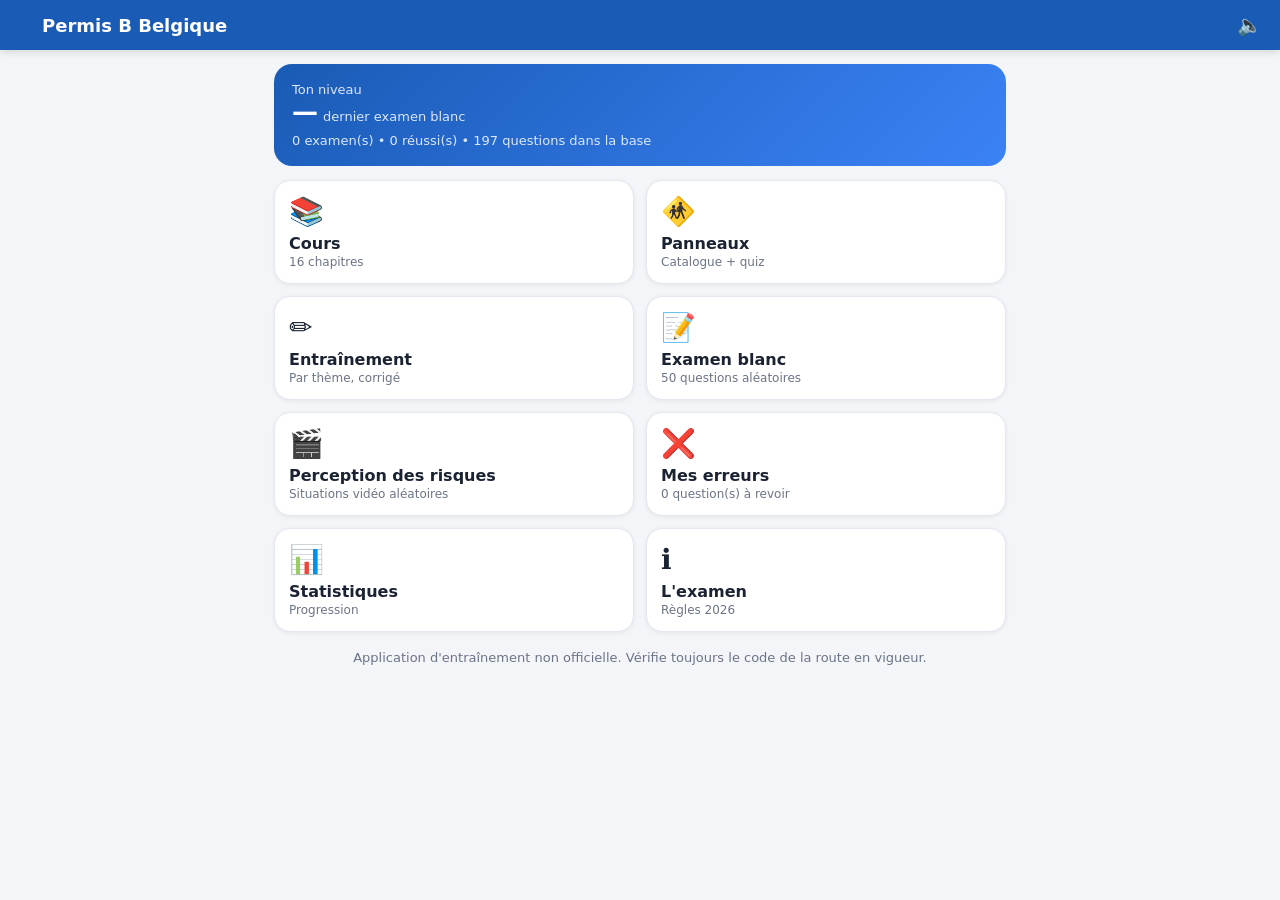
<file: permis-b/app/src/main/assets/index.html>
<!DOCTYPE html>
<html lang="fr"><head><meta charset="utf-8">
<meta name="viewport" content="width=device-width,initial-scale=1,maximum-scale=1,user-scalable=no">
<title>Permis B Belgique</title>
<style>
:root{--bg:#f3f5f9;--card:#fff;--tx:#1b2333;--mut:#6b7486;--pri:#1a5bb5;--ok:#16a34a;--ko:#dc2626;--warn:#f59e0b;--bd:#e3e7ef}
*{box-sizing:border-box;-webkit-tap-highlight-color:transparent}
body{margin:0;font-family:system-ui,-apple-system,Roboto,Arial,sans-serif;background:var(--bg);color:var(--tx);font-size:16px}
header{position:sticky;top:0;z-index:5;display:flex;align-items:center;gap:8px;background:var(--pri);color:#fff;padding:12px 12px;box-shadow:0 2px 8px #0002}
header h1{font-size:18px;margin:0;flex:1;white-space:nowrap;overflow:hidden;text-overflow:ellipsis}
#bk{background:none;border:0;color:#fff;font-size:30px;line-height:20px;padding:0 6px;visibility:hidden}
main{padding:14px;max-width:760px;margin:0 auto;padding-bottom:60px}
.hero{background:linear-gradient(135deg,#1a5bb5,#3b82f6);color:#fff;border-radius:18px;padding:18px;margin-bottom:14px}
.hero b{font-size:26px}.hero .small{color:#dbe7ff}
.grid{display:grid;grid-template-columns:1fr 1fr;gap:12px}
.tile{background:var(--card);border-radius:16px;padding:14px;box-shadow:0 1px 4px #0001;border:1px solid var(--bd);min-height:96px}
.tile .i{font-size:28px}.tile .l{font-weight:700;margin-top:6px}.tile .s{font-size:12px;color:var(--mut);margin-top:2px}
.card{background:var(--card);border-radius:14px;padding:14px;margin-bottom:12px;border:1px solid var(--bd)}
.row{display:flex;align-items:center;gap:12px}
.list .card{display:flex;align-items:center;gap:12px}
.list .card .t{flex:1;font-weight:600}
.small{font-size:13px;color:var(--mut)}
.btn{display:block;width:100%;border:0;border-radius:12px;padding:14px;font-size:16px;font-weight:700;background:var(--pri);color:#fff;margin:8px 0;text-align:center}
.btn.sec{background:#e8eefb;color:var(--pri)}.btn.ok{background:var(--ok)}.btn.ko{background:var(--ko)}
.btn:disabled{opacity:.45}
.ans{display:flex;gap:10px;align-items:flex-start;width:100%;text-align:left;background:#fff;border:2px solid var(--bd);border-radius:12px;padding:12px;margin:8px 0;font-size:16px;color:var(--tx)}
.ans .k{flex:none;width:28px;height:28px;border-radius:8px;background:#eef2f9;display:flex;align-items:center;justify-content:center;font-weight:800}
.ans.sel{border-color:var(--pri);background:#eef4ff}.ans.ok{border-color:var(--ok);background:#e9f9ef}.ans.ko{border-color:var(--ko);background:#fdecec}
.qtxt{font-size:18px;font-weight:650;margin:10px 0}
.bar{height:8px;background:#e3e7ef;border-radius:8px;overflow:hidden}.bar i{display:block;height:100%;background:var(--pri)}
.expl{background:#fff8e6;border-left:4px solid var(--warn);padding:10px;border-radius:8px;margin-top:8px;font-size:15px}
.grave{display:inline-block;background:var(--ko);color:#fff;font-size:11px;font-weight:800;padding:2px 7px;border-radius:6px;vertical-align:middle}
.tip{background:#eaf2ff;border-left:4px solid var(--pri);padding:10px;border-radius:8px;margin:10px 0}
.sign{display:inline-block;vertical-align:middle}
.signbig{text-align:center;margin:6px 0}
.sgrid{display:grid;grid-template-columns:repeat(3,1fr);gap:10px}
.sgrid .card{text-align:center;padding:10px;margin:0;font-size:12px}
table{border-collapse:collapse;width:100%;font-size:14px;background:#fff}td,th{border:1px solid var(--bd);padding:6px;text-align:center}th{background:#eef2f9}
h3{margin:18px 0 6px;color:var(--pri)}
ul,ol{padding-left:20px}li{margin:4px 0}
.big{font-size:42px;font-weight:900;text-align:center}
.pill{display:inline-block;padding:4px 10px;border-radius:20px;font-weight:700;font-size:13px}
.pill.ok{background:#e9f9ef;color:var(--ok)}.pill.ko{background:#fdecec;color:var(--ko)}
.timer{font-weight:800;color:var(--pri)}.timer.low{color:var(--ko)}
canvas{width:100%;border-radius:12px;background:#000;display:block;touch-action:manipulation}
#dz{font-size:22px;padding:18px;background:var(--ko)}
.sw{display:flex;justify-content:space-between;align-items:center}
.corr{border-left:5px solid var(--ok)}.corr.bad{border-left-color:var(--ko)}
</style></head>
<body>
<header><button id="bk" onclick="goBack()">‹</button><h1 id="ttl">Permis B Belgique</h1><button id="tts" onclick="toggleTTS()" style="background:none;border:0;color:#fff;font-size:20px">🔈</button></header>
<main id="app"></main>
<script src="data.js"></script>
<script>
"use strict";
const $=s=>document.querySelector(s);
const esc=s=>String(s).replace(/[&<>"]/g,c=>({"&":"&amp;","<":"&lt;",">":"&gt;",'"':"&quot;"}[c]));
let ST={};try{ST=JSON.parse(localStorage.getItem("pbbe")||"{}")}catch(e){ST={}}
ST.hist=ST.hist||[];ST.wrong=ST.wrong||{};ST.th=ST.th||{};ST.hp=ST.hp||[];ST.read=ST.read||{};
function save(){try{localStorage.setItem("pbbe",JSON.stringify(ST))}catch(e){}}
function shuffle(a){a=a.slice();for(let i=a.length-1;i>0;i--){const j=Math.floor(Math.random()*(i+1));[a[i],a[j]]=[a[j],a[i]]}return a}
QS.forEach((q,i)=>q.id=i);

// ---------- navigation ----------
const stack=[];let cleanup=null;
function clean(){if(cleanup){try{cleanup()}catch(e){}cleanup=null}stopSpeak()}
function go(fn,replace){clean();if(replace)stack.pop();stack.push(fn);fn()}
function goBack(){if(stack.length>1){clean();stack.pop();stack[stack.length-1]();return true}return false}
function goHome(){clean();stack.length=0;go(home)}
function render(title,html){$("#ttl").textContent=title;$("#app").innerHTML=html.replace(/\{\{(\w+)\}\}/g,(m,c)=>signSVG(c,40));$("#bk").style.visibility=stack.length>1?"visible":"hidden";window.scrollTo(0,0)}

// ---------- voix ----------
function toggleTTS(){ST.tts=!ST.tts;save();$("#tts").textContent=ST.tts?"🔊":"🔈";if(!ST.tts)stopSpeak()}
function speak(t){if(!ST.tts)return;try{if(window.Android&&Android.speak(t))return}catch(e){}try{const u=new SpeechSynthesisUtterance(t);u.lang="fr-BE";speechSynthesis.cancel();speechSynthesis.speak(u)}catch(e){}}
function stopSpeak(){try{if(window.Android)Android.stop()}catch(e){}try{speechSynthesis.cancel()}catch(e){}}
$("#tts").textContent=ST.tts?"🔊":"🔈";

// ---------- panneaux ----------
const SYM={
curveL:'<path d="M62 94V52Q62 26 36 26" fill="none" stroke="currentColor" stroke-width="12"/><path d="M42 4L12 26L42 48Z"/>',
narrow:'<path d="M28 96V62L40 40V4M72 96V62L60 40V4" fill="none" stroke="currentColor" stroke-width="10"/>',
slip:'<rect x="30" y="4" width="40" height="44" rx="9"/><rect x="24" y="40" width="10" height="12"/><rect x="66" y="40" width="10" height="12"/><path d="M26 62q12 8 0 18q-12 9 0 18M74 62q12 8 0 18q-12 9 0 18" fill="none" stroke="currentColor" stroke-width="7"/>',
lights:'<rect x="30" y="0" width="40" height="100" rx="8" fill="#222"/><circle cx="50" cy="18" r="11" fill="#e22"/><circle cx="50" cy="50" r="11" fill="#fb0"/><circle cx="50" cy="82" r="11" fill="#2b4"/>',
ped:'<circle cx="54" cy="12" r="11"/><path d="M52 28L44 60L28 96M46 58L64 96M50 34L32 54M52 34L72 50" fill="none" stroke="currentColor" stroke-width="11" stroke-linecap="round"/>',
kids:'<circle cx="34" cy="14" r="10"/><path d="M33 28L28 58L16 94M30 56L44 94M31 34L16 52M33 34L48 46" fill="none" stroke="currentColor" stroke-width="9" stroke-linecap="round"/><circle cx="72" cy="30" r="9"/><path d="M71 42L67 66L58 96M68 64L80 96M69 48L58 60M71 48L84 58" fill="none" stroke="currentColor" stroke-width="8" stroke-linecap="round"/>',
works:'<circle cx="36" cy="12" r="10"/><path d="M36 26L44 58L30 96M44 58L58 96M38 34L70 50M74 24L84 92" fill="none" stroke="currentColor" stroke-width="9" stroke-linecap="round"/><path d="M58 98Q78 66 98 98Z"/>',
b15:'<path d="M50 2V98" stroke="currentColor" stroke-width="20"/><path d="M14 50H86" stroke="currentColor" stroke-width="10"/>',
b17:'<path d="M14 14L86 86M86 14L14 86" stroke="currentColor" stroke-width="13"/>',
b19:'<path d="M34 96V30" stroke="#222" stroke-width="12"/><path d="M34 4L16 34H52Z" fill="#222"/><path d="M68 4V70" stroke="#d0021b" stroke-width="8"/><path d="M68 96L54 66H82Z" fill="#d0021b"/>',
b21:'<path d="M66 96V30" stroke="#fff" stroke-width="13"/><path d="M66 4L46 36H86Z" fill="#fff"/><path d="M30 4V70" stroke="#d0021b" stroke-width="8"/><path d="M30 96L16 66H44Z" fill="#d0021b"/>',
noleft:'<path d="M66 98V50H34" fill="none" stroke="#111" stroke-width="13"/><path d="M4 50L38 20V80Z" fill="#111"/><path d="M8 8L92 92" stroke="#d0021b" stroke-width="11"/>',
uturn:'<path d="M68 98V40Q68 14 46 14Q26 14 26 40V58" fill="none" stroke="#111" stroke-width="12"/><path d="M6 54L26 90L46 54Z" fill="#111"/><path d="M8 8L92 92" stroke="#d0021b" stroke-width="11"/>',
cars:'<rect x="4" y="22" width="40" height="60" rx="10" fill="#d0021b"/><rect x="56" y="22" width="40" height="60" rx="10" fill="#111"/><rect x="10" y="30" width="28" height="16" rx="3" fill="#fff"/><rect x="62" y="30" width="28" height="16" rx="3" fill="#fff"/>',
up:'<path d="M50 98V32" stroke="currentColor" stroke-width="15"/><path d="M50 2L18 40H82Z"/>',
round:'<g id="ra"><path d="M50 12A38 38 0 0 1 88 46" fill="none" stroke="currentColor" stroke-width="10"/><path d="M98 40L88 62L74 42Z"/></g><use href="#ra" transform="rotate(120 50 50)"/><use href="#ra" transform="rotate(240 50 50)"/>',
bike:'<circle cx="22" cy="68" r="18" fill="none" stroke="currentColor" stroke-width="7"/><circle cx="78" cy="68" r="18" fill="none" stroke="currentColor" stroke-width="7"/><path d="M22 68L40 38H70L78 68M40 38L54 68H22M64 26H78M44 28H56" fill="none" stroke="currentColor" stroke-width="7"/>',
highway:'<path d="M6 40H94M6 56H94" stroke="currentColor" stroke-width="9"/><path d="M24 56V98M76 56V98" stroke="currentColor" stroke-width="9"/><path d="M42 98L48 62M58 98L52 62" stroke="currentColor" stroke-width="4"/>',
car:'<path d="M14 64L26 30H74L86 64V84H14Z"/><rect x="18" y="84" width="16" height="12"/><rect x="66" y="84" width="16" height="12"/><path d="M30 38H70L76 58H24Z" fill="#1a5bb5"/>',
house:'<path d="M14 50L42 22L70 50V84H14Z"/><rect x="34" y="62" width="14" height="22" fill="#1a5bb5"/><circle cx="82" cy="54" r="7"/><path d="M82 62V84M74 70H90" stroke="currentColor" stroke-width="6"/>',
dead:'<rect x="40" y="34" width="20" height="64" fill="#fff"/><rect x="12" y="8" width="76" height="26" fill="#d0021b"/>',
pedtri:'<path d="M50 4L96 94H4Z" fill="#fff"/><g transform="translate(30,34) scale(.5)" fill="#111"><circle cx="54" cy="12" r="11"/><path d="M52 28L44 60L28 96M46 58L64 96M50 34L32 54M52 34L72 50" fill="none" stroke="#111" stroke-width="11" stroke-linecap="round"/></g>'
};
SYM.curveR='<g transform="translate(100 0) scale(-1 1)">'+SYM.curveL+'</g>';
function signSVG(code,sz){
 const s=SG[code];if(!s)return"";const sh=s[1],sy=s[2];let b="",post="",col="#111",tr="translate(16,16) scale(.68)",tx={x:50,y:64,f:40,c:"#111"};
 switch(sh){
 case"tri":b='<path d="M50 7L95 88H5Z" fill="#fff" stroke="#d0021b" stroke-width="8" stroke-linejoin="round"/>';tr="translate(29,39) scale(.42)";tx={x:50,y:80,f:44,c:"#111"};break;
 case"b1":b='<path d="M5 12H95L50 92Z" fill="#fff" stroke="#d0021b" stroke-width="9" stroke-linejoin="round"/>';break;
 case"stop":b='<path d="M30 3H70L97 30V70L70 97H30L3 70V30Z" fill="#d0021b" stroke="#fff" stroke-width="3"/><text x="50" y="60" font-size="27" font-weight="900" fill="#fff" text-anchor="middle" font-family="Arial">STOP</text>';break;
 case"b9":case"b11":b='<rect x="19" y="19" width="62" height="62" transform="rotate(45 50 50)" fill="#fff" stroke="#444" stroke-width="2"/><rect x="31" y="31" width="38" height="38" transform="rotate(45 50 50)" fill="#f7c600"/>'+(sh=="b11"?'<path d="M20 80L80 20" stroke="#111" stroke-width="7"/>':"");break;
 case"rr":b='<circle cx="50" cy="50" r="44" fill="#fff" stroke="#d0021b" stroke-width="10"/>';tr="translate(22,22) scale(.56)";tx={x:50,y:64,f:40,c:"#111"};break;
 case"c1":b='<circle cx="50" cy="50" r="46" fill="#d0021b"/><rect x="15" y="40" width="70" height="20" fill="#fff"/>';break;
 case"c45":b='<circle cx="50" cy="50" r="45" fill="#fff" stroke="#999" stroke-width="3"/>';tx={x:50,y:64,f:40,c:"#888"};post='<path d="M22 82L82 22M16 72L72 16M28 88L88 28" stroke="#555" stroke-width="3"/>';break;
 case"rb":b='<circle cx="50" cy="50" r="46" fill="#1a5bb5"/>';col="#fff";tr="translate(20,20) scale(.6)";break;
 case"e1":case"e3":b='<circle cx="50" cy="50" r="44" fill="#1a5bb5" stroke="#d0021b" stroke-width="10"/><path d="M20 20L80 80" stroke="#d0021b" stroke-width="10"/>'+(sh=="e3"?'<path d="M80 20L20 80" stroke="#d0021b" stroke-width="10"/>':"");break;
 case"sq":b='<rect x="5" y="5" width="90" height="90" rx="8" fill="#1a5bb5"/>';col="#fff";tx={x:50,y:74,f:62,c:"#fff"};break;
 case"f1":case"f3":b='<rect x="3" y="24" width="94" height="52" rx="4" fill="#fff" stroke="#111" stroke-width="4"/>';tx={x:50,y:57,f:20,c:"#111"};if(sh=="f3")post='<path d="M8 72L92 28" stroke="#d0021b" stroke-width="7"/>';break;
 case"zone":b='<rect x="8" y="3" width="84" height="94" rx="6" fill="#fff" stroke="#111" stroke-width="3"/><circle cx="50" cy="40" r="28" fill="#fff" stroke="#d0021b" stroke-width="7"/><text x="50" y="50" font-size="28" font-weight="800" text-anchor="middle" font-family="Arial">30</text><text x="50" y="88" font-size="18" font-weight="800" text-anchor="middle" font-family="Arial">ZONE</text>';break;
 }
 let inner="";
 if(sy&&sy.startsWith("t:"))inner='<text x="'+tx.x+'" y="'+tx.y+'" font-size="'+tx.f+'" font-weight="900" fill="'+tx.c+'" text-anchor="middle" font-family="Arial">'+esc(sy.slice(2))+'</text>';
 else if(sy)inner='<g transform="'+tr+'" fill="'+col+'" style="color:'+col+'">'+SYM[sy]+'</g>';
 return '<svg class="sign" width="'+sz+'" height="'+sz+'" viewBox="0 0 100 100">'+b+inner+post+'</svg>';
}

// ---------- accueil ----------
function home(){
 const ex=ST.hist.filter(h=>h.exam);const last=ex[ex.length-1];
 const ok=ex.filter(h=>h.pass).length;
 const nW=Object.keys(ST.wrong).length;
 const tiles=[["📚","Cours","16 chapitres","cours"],["🚸","Panneaux","Catalogue + quiz","panneaux"],["✏️","Entraînement","Par thème, corrigé","themes"],["📝","Examen blanc","50 questions aléatoires","examMenu"],["🎬","Perception des risques","Situations vidéo aléatoires","hpMenu"],["❌","Mes erreurs",nW+" question(s) à revoir","erreurs"],["📊","Statistiques","Progression","stats"],["ℹ️","L'examen","Règles 2026","infos"]];
 render("Permis B Belgique",`<div class="hero"><div class="small">Ton niveau</div><b>${last?last.score+"/50":"—"}</b> <span class="small">dernier examen blanc</span><div class="small" style="margin-top:6px">${ex.length} examen(s) • ${ok} réussi(s) • ${QS.length} questions dans la base</div></div>
 <div class="grid">${tiles.map(t=>`<div class="tile" onclick="go(${t[3]})"><div class="i">${t[0]}</div><div class="l">${t[1]}</div><div class="s">${t[2]}</div></div>`).join("")}</div>
 <p class="small" style="text-align:center;margin-top:18px">Application d'entraînement non officielle. Vérifie toujours le code de la route en vigueur.</p>`);
}

// ---------- cours ----------
function cours(){
 render("Cours",`<div class="list">${CH.map((c,i)=>`<div class="card" onclick="openCh(${i})"><span style="font-size:24px">${THEMES[c.id][0]}</span><span class="t">${c.t}</span>${ST.read[c.id]?'<span class="pill ok">lu</span>':""}</div>`).join("")}</div>`);
}
function openCh(i){go(()=>chapter(i))}
function chapter(i){
 const c=CH[i];ST.read[c.id]=1;save();
 const n=QS.filter(q=>q[0]==c.id).length;
 render(c.t,`<div class="card">${c.h}</div><button class="btn" onclick="trainTheme('${c.id}')">✏️ Tester ce chapitre (${n} questions)</button>${i<CH.length-1?`<button class="btn sec" onclick="go(()=>chapter(${i+1}),true)">Chapitre suivant ›</button>`:""}`);
 speak(c.t);
}

// ---------- panneaux ----------
const SCAT=[["A","Danger"],["B","Priorité"],["C","Interdiction"],["D","Obligation"],["E","Arrêt / stationnement"],["F","Indication"]];
function panneaux(){
 let h=`<button class="btn" onclick="signQuiz()">🎯 Quiz des panneaux (20)</button>`;
 for(const [l,n] of SCAT){const ks=Object.keys(SG).filter(k=>k[0]==l);h+=`<h3>${l} – ${n}</h3><div class="sgrid">${ks.map(k=>`<div class="card" onclick="go(()=>signDetail('${k}'))">${signSVG(k,64)}<div><b>${k}</b></div><div>${SG[k][0]}</div></div>`).join("")}</div>`}
 render("Panneaux",h);
}
function signDetail(k){render(k,`<div class="card"><div class="signbig">${signSVG(k,170)}</div><h3>${SG[k][0]}</h3><p>${SG[k][3]}</p></div>`);speak(SG[k][0]+". "+SG[k][3])}
function signQuiz(){
 const keys=Object.keys(SG);
 const list=shuffle(keys).slice(0,20).map(k=>{const same=keys.filter(x=>x!=k&&(SG[x][1]==SG[k][1]||x[0]==k[0]));const pool=shuffle(same.length>=2?same:keys.filter(x=>x!=k)).slice(0,2);
  return ["sig",0,"Que signifie ce panneau ?",[SG[k][0],SG[pool[0]][0],SG[pool[1]][0]],0,SG[k][3],k]});
 startQuiz(list,{mode:"train",title:"Quiz panneaux"});
}

// ---------- thèmes ----------
function themes(){
 let h=`<button class="btn" onclick="startQuiz(shuffle(QS).slice(0,20),{mode:'train',title:'20 questions aléatoires'})">🎲 20 questions aléatoires</button>
 <button class="btn sec" onclick="startQuiz(shuffle(QS.filter(q=>q[1])),{mode:'train',title:'Fautes graves'})">⚠️ Questions « faute grave » (${QS.filter(q=>q[1]).length})</button><div class="list">`;
 for(const k in THEMES){const n=QS.filter(q=>q[0]==k).length;const s=ST.th[k];const p=s&&s[1]?Math.round(100*s[0]/s[1]):null;
  h+=`<div class="card" onclick="trainTheme('${k}')"><span style="font-size:24px">${THEMES[k][0]}</span><span class="t">${THEMES[k][1]}<div class="small">${n} questions${p!==null?" • réussite "+p+"%":""}</div></span>›</div>`}
 render("Entraînement",h+"</div>");
}
function trainTheme(k){startQuiz(shuffle(QS.filter(q=>q[0]==k)),{mode:"train",title:THEMES[k][1]})}
function erreurs(){
 const ids=Object.keys(ST.wrong).map(Number).filter(i=>QS[i]);
 if(!ids.length){render("Mes erreurs",`<div class="card">🎉 Aucune erreur à revoir pour l'instant. Fais des tests et les questions ratées apparaîtront ici.</div>`);return}
 render("Mes erreurs",`<button class="btn" onclick="startQuiz(shuffle(Object.keys(ST.wrong).map(Number).filter(i=>QS[i]).map(i=>QS[i])),{mode:'train',title:'Mes erreurs'})">🔁 Revoir mes ${ids.length} erreur(s)</button>
 <button class="btn sec" onclick="ST.wrong={};save();go(erreurs,true)">Effacer la liste</button>
 ${ids.map(i=>{const q=QS[i];return `<div class="card corr bad">${q[6]?signSVG(q[6],44)+" ":""}<b>${esc(q[2])}</b>${q[1]?' <span class="grave">GRAVE</span>':""}<div class="small" style="margin-top:6px">✅ ${esc(q[3][q[4]])}</div><div class="small">${esc(q[5])}</div></div>`}).join("")}`);
}

// ---------- quiz / examen ----------
let Q=null;
function startQuiz(list,opt){
 if(!list.length)return;
 Q=Object.assign({i:0,ans:[],sel:null,done:false},opt);
 Q.list=list.map(q=>({q,ord:shuffle(q[3].map((_,j)=>j))}));
 go(quizView);
}
function quizView(){
 if(!Q)return goHome();
 if(Q.i>=Q.list.length)return go(results,true);
 const it=Q.list[Q.i],q=it.q,n=Q.list.length;
 const answered=Q.mode=="train"&&Q.ans[Q.i]!==undefined;
 let h=`<div class="sw small"><span>Question ${Q.i+1}/${n}</span>${Q.timer?`<span class="timer" id="tm"></span>`:""}</div><div class="bar" style="margin:6px 0 10px"><i style="width:${100*Q.i/n}%"></i></div>`;
 if(q[6])h+=`<div class="signbig">${signSVG(q[6],140)}</div>`;
 h+=`<div class="qtxt">${esc(q[2])} ${q[1]&&Q.mode=="train"?'<span class="grave">GRAVE</span>':""}</div>`;
 it.ord.forEach((j,pos)=>{let cls="";
  if(answered){if(j==q[4])cls="ok";else if(j==Q.ans[Q.i])cls="ko"}else if(Q.sel===j)cls="sel";
  h+=`<button class="ans ${cls}" onclick="pick(${j})"><span class="k">${"ABC"[pos]}</span><span>${esc(q[3][j])}</span></button>`});
 if(Q.mode=="train"){
  if(answered){const good=Q.ans[Q.i]==q[4];h+=`<div class="expl"><b>${good?"✅ Bonne réponse":"❌ Mauvaise réponse"}</b><br>${esc(q[5])}</div><button class="btn" onclick="nextQ()">${Q.i+1<n?"Suivant ›":"Voir le résultat"}</button>`}
  else h+=`<button class="btn sec" onclick="Q.i=Q.list.length;go(results,true)">Terminer maintenant</button>`;
 }else h+=`<button class="btn" id="val" onclick="validate()" ${Q.sel===null?"disabled":""}>Valider ›</button><p class="small">Mode examen : pas de retour en arrière, la correction arrive à la fin.</p>`;
 render(Q.title,h);
 if(!answered)speak(q[2]+". "+it.ord.map((j,p)=>"ABC"[p]+". "+q[3][j]).join(". "));
 if(Q.timer&&!answered){let left=Q.timer;const tm=$("#tm");const tick=()=>{if(tm){tm.textContent="⏱ "+left+" s";tm.className="timer"+(left<=5?" low":"")}};tick();
  const iv=setInterval(()=>{left--;tick();if(left<=0){clearInterval(iv);cleanup=null;validate(true)}},1000);cleanup=()=>clearInterval(iv)}
}
function pick(j){
 if(Q.mode=="train"){if(Q.ans[Q.i]!==undefined)return;Q.ans[Q.i]=j;record(Q.list[Q.i].q,j);quizView()}
 else{Q.sel=j;document.querySelectorAll(".ans").forEach(b=>b.classList.remove("sel"));const pos=Q.list[Q.i].ord.indexOf(j);document.querySelectorAll(".ans")[pos].classList.add("sel");$("#val").disabled=false}
}
function nextQ(){Q.i++;quizView()}
function validate(){clean();Q.ans[Q.i]=Q.sel===null?-1:Q.sel;Q.sel=null;Q.i++;quizView()}
function record(q,j){
 if(q.id===undefined)return;
 const s=ST.th[q[0]]||[0,0];s[1]++;if(j==q[4])s[0]++;ST.th[q[0]]=s;
 if(j==q[4]){if(ST.wrong[q.id]){ST.wrong[q.id]--;if(ST.wrong[q.id]<=0)delete ST.wrong[q.id]}}else ST.wrong[q.id]=(ST.wrong[q.id]||0)+1;
 save();
}
function results(){
 if(!Q)return goHome();
 if(Q.mode=="exam"&&!Q.done)Q.list.forEach((it,i)=>record(it.q,Q.ans[i]));
 let good=0,pen=0,graves=0,answered=0;
 Q.list.forEach((it,i)=>{const a=Q.ans[i];if(a===undefined)return;answered++;if(a==it.q[4])good++;else{if(it.q[1]){pen+=5;graves++}else pen+=1}});
 let h="";
 if(Q.mode=="exam"){
  const score=Math.max(0,50-pen),pass=score>=41;
  if(!Q.done){ST.hist.push({exam:1,d:Date.now(),score,pass,graves});save()}
  h+=`<div class="card" style="text-align:center"><div class="big" style="color:${pass?"var(--ok)":"var(--ko)"}">${score}/50</div><span class="pill ${pass?"ok":"ko"}">${pass?"RÉUSSI ✅":"ÉCHOUÉ ❌"}</span><p>${good} bonnes réponses • ${50-good} erreur(s) dont <b>${graves} faute(s) grave(s)</b></p><p class="small">Réussite à partir de 41/50. Faute grave = −5 points.</p></div>`;
 }else{
  const p=answered?Math.round(100*good/answered):0;
  h+=`<div class="card" style="text-align:center"><div class="big">${good}/${answered}</div><span class="pill ${p>=82?"ok":"ko"}">${p}% de réussite</span><p class="small">Objectif : au moins 82 % (équivalent 41/50).</p></div>`;
 }
 Q.done=true;
 h+=`<button class="btn" onclick="goHome()">🏠 Accueil</button><h3>Correction détaillée</h3>`;
 Q.list.forEach((it,i)=>{const q=it.q,a=Q.ans[i];if(a===undefined)return;const ok=a==q[4];
  h+=`<div class="card corr ${ok?"":"bad"}"><div class="small">Question ${i+1} ${q[1]?'<span class="grave">GRAVE</span>':""}</div>${q[6]?signSVG(q[6],54):""}<div><b>${esc(q[2])}</b></div>
  ${ok?`<div style="color:var(--ok)">✅ ${esc(q[3][q[4]])}</div>`:`<div style="color:var(--ko)">❌ Ta réponse : ${a<0?"(aucune – temps écoulé)":esc(q[3][a])}</div><div style="color:var(--ok)">✅ Bonne réponse : ${esc(q[3][q[4]])}</div>`}
  <div class="small" style="margin-top:4px">💡 ${esc(q[5])}</div></div>`});
 render("Résultat",h);
}
function examMenu(){
 const ex=ST.hist.filter(h=>h.exam).slice(-5).reverse();
 render("Examen blanc",`<div class="card"><b>Comme le vrai examen</b><ul><li>50 questions tirées au hasard parmi ${QS.length}</li><li>Réussite : 41/50</li><li>Faute grave : −5 points</li><li>Pas de retour en arrière, correction complète à la fin</li></ul></div>
 <button class="btn" onclick="startExam(15)">⏱ Examen chronométré (15 s / question)</button>
 <button class="btn sec" onclick="startExam(0)">📝 Examen sans chrono</button>
 ${ex.length?`<h3>Derniers examens</h3>`+ex.map(e=>`<div class="card sw"><span>${new Date(e.d).toLocaleDateString("fr-BE")} • ${e.graves} grave(s)</span><span class="pill ${e.pass?"ok":"ko"}">${e.score}/50</span></div>`).join(""):""}`);
}
function startExam(t){
 // tirage équilibré : au moins 2 questions par thème puis complément aléatoire
 let pick=[];for(const k in THEMES)pick=pick.concat(shuffle(QS.filter(q=>q[0]==k)).slice(0,2));
 const rest=shuffle(QS.filter(q=>!pick.includes(q)));pick=pick.concat(rest).slice(0,50);
 startQuiz(shuffle(pick),{mode:"exam",title:"Examen blanc",timer:t});
}

// ---------- stats / infos ----------
function stats(){
 const ex=ST.hist.filter(h=>h.exam);const avg=ex.length?Math.round(ex.reduce((a,b)=>a+b.score,0)/ex.length):0;
 const hp=ST.hp.slice(-10);const hpavg=hp.length?Math.round(hp.reduce((a,b)=>a+b,0)/hp.length):0;
 let h=`<div class="grid"><div class="tile"><div class="l">Examens</div><div class="big">${ex.length}</div></div><div class="tile"><div class="l">Moyenne</div><div class="big">${avg}</div></div><div class="tile"><div class="l">Réussis</div><div class="big">${ex.filter(e=>e.pass).length}</div></div><div class="tile"><div class="l">Perception</div><div class="big">${hpavg}%</div></div></div><h3>Réussite par thème</h3>`;
 for(const k in THEMES){const s=ST.th[k];const p=s&&s[1]?Math.round(100*s[0]/s[1]):0;h+=`<div class="card"><div class="sw"><span>${THEMES[k][0]} ${THEMES[k][1]}</span><b>${s?p+"%":"—"}</b></div><div class="bar" style="margin-top:6px"><i style="width:${p}%;background:${p>=82?"var(--ok)":p>=60?"var(--warn)":"var(--ko)"}"></i></div></div>`}
 h+=`<button class="btn ko" onclick="resetAll()">Réinitialiser toute la progression</button>`;
 render("Statistiques",h);
}
let resetArm=0;
function resetAll(){if(Date.now()-resetArm>4000){resetArm=Date.now();alertBox("Appuie encore une fois pour confirmer la réinitialisation.");return}ST={hist:[],wrong:{},th:{},hp:[],read:{},tts:ST.tts};save();goHome()}
function alertBox(t){const d=document.createElement("div");d.textContent=t;d.style.cssText="position:fixed;left:16px;right:16px;bottom:20px;background:#1b2333;color:#fff;padding:14px;border-radius:12px;z-index:9;text-align:center";document.body.appendChild(d);setTimeout(()=>d.remove(),3000)}
function infos(){render("L'examen",CH.find(c=>c.id=="perm").h.replace(/\{\{(\w+)\}\}/g,(m,c)=>signSVG(c,40))+`<h3>Conseils</h3><ul><li>Lis chaque question jusqu'au bout : les mots « toujours », « jamais », « sauf » changent tout.</li><li>Les questions graves portent surtout sur : priorités, feux rouges, STOP, piétons, alcool, dépassements dangereux, vitesse.</li><li>Fais au moins 10 examens blancs à 45/50 et plus avant le vrai examen.</li><li>Entraîne la perception des risques : regarde loin, anticipe les dangers cachés.</li></ul>`)}

// =====================================================
// ---------- PERCEPTION DES RISQUES (vue conducteur) ----------
// =====================================================
function hpMenu(){
 const best=ST.hp.length?Math.max(...ST.hp):0;
 render("Perception des risques",`<div class="card"><b>Comment ça marche ?</b><p>Tu regardes des situations de conduite en <b>vue conducteur</b>, tirées au hasard. Dès que tu vois un <b>danger qui se développe</b> et qui pourrait t'obliger à freiner ou à changer de direction, appuie sur <b>DANGER</b> (ou touche l'écran).</p><ul><li>Plus tu réagis tôt, plus tu marques de points (5 → 1).</li><li>Trop tôt (avant le danger) = 0 point pour ce clic.</li><li>Cliquer sans arrêt = 0 point pour la situation.</li></ul></div>
 <button class="btn" onclick="hpSeries()">🎬 Test complet : 5 situations aléatoires</button>
 <button class="btn sec" onclick="hpSingle()">▶️ Une situation au hasard</button>
 <p class="small">${HPS.length} scénarios différents, positions et moments aléatoires à chaque fois. Meilleur score : ${best}%</p>`);
}
function hpSeries(){const ids=shuffle(HPS.map((_,i)=>i)).slice(0,5);go(()=>hpPlay({ids,k:0,pts:[],review:false}),false)}
function hpSingle(){go(()=>hpPlay({ids:[Math.floor(Math.random()*HPS.length)],k:0,pts:[],review:false}))}

function rng(seed){return function(){seed|=0;seed=seed+0x6D2B79F5|0;let t=Math.imul(seed^seed>>>15,1|seed);t=t+Math.imul(t^t>>>7,61|t)^t;return((t^t>>>14)>>>0)/4294967296}}

// --- scénarios ---
function parkedRow(S,x,z0,z1,r,skip){const cols=["#c0392b","#2c3e50","#7f8c8d","#ecf0f1","#2980b9","#16a085","#8e44ad","#d35400","#111"];for(let z=z0;z<z1;z+=5.6+r()*2.5){if(skip&&skip(z))continue;S.objs.push({k:"car",x:x,z:z,w:1.8,h:1.45,c:cols[Math.floor(r()*cols.length)]})}}
function decoVille(S,r){for(let z=6;z<260;z+=11+r()*6){S.objs.push({k:"house",x:-10-r()*2,z,w:9,h:6+r()*5,c:["#c8a27a","#b5651d","#d9c3a5","#9e9e9e","#e0d6c8"][Math.floor(r()*5)],rec:1});S.objs.push({k:"house",x:10.5+r()*2,z:z+5,w:9,h:6+r()*5,c:["#c8a27a","#b5651d","#d9c3a5","#9e9e9e","#e0d6c8"][Math.floor(r()*5)],rec:1})}}
function decoCampagne(S,r,dense){const st=dense?5:13;for(let z=6;z<260;z+=st+r()*st){S.objs.push({k:"tree",x:-6-r()*(dense?6:10),z,w:3,h:5+r()*4,rec:1});S.objs.push({k:"tree",x:6+r()*(dense?6:10),z:z+st/2,w:3,h:5+r()*4,rec:1})}}
const HPS=[
{t:"Ballon entre les voitures",ex:"Le ballon qui sort d'entre deux voitures annonce un enfant qui va courir derrière. Il fallait réagir dès l'apparition du ballon et freiner.",env:"ville",
 build(S,r){decoVille(S,r);const zb=70+r()*25;parkedRow(S,3.9,8,200,r,z=>Math.abs(z-zb)<3.5);
  S.objs.push({k:"ball",x:3.9,z:zb,w:.3,h:.3,c:"#e33",trig:{z:36,fn(o){o.vx=-3.2;S.hazard()}}});
  S.objs.push({k:"ped",x:4.3,z:zb+.6,w:.42,h:1.15,c:"#f39c12",trig:{z:35.5,fn(o){S.at(.8,()=>{o.vx=-2.4})}}})}},
{t:"Portière qui s'ouvre",ex:"Le conducteur de la voiture garée ouvre sa portière dans ta trajectoire. Les indices : une personne visible au volant, des feux allumés. Il fallait ralentir et s'écarter.",env:"ville",
 build(S,r){decoVille(S,r);const zc=70+r()*30;parkedRow(S,3.9,8,200,r,z=>Math.abs(z-zc)<4);
  const car={k:"car",x:3.9,z:zc,w:1.8,h:1.45,c:"#34495e",driver:1};S.objs.push(car);
  S.objs.push({k:"door",x:2.9,z:zc+.05,w:0,h:1.05,c:"#34495e",trig:{z:33,fn(o){S.hazard();o.open=1}}})}},
{t:"Voiture qui quitte son stationnement",ex:"Le clignotant gauche de la voiture garée et ses roues braquées annonçaient qu'elle allait déboîter devant toi.",env:"ville",
 build(S,r){decoVille(S,r);const zc=75+r()*30;parkedRow(S,3.9,8,200,r,z=>Math.abs(z-zc)<4);
  S.objs.push({k:"car",x:3.9,z:zc,w:1.8,h:1.45,c:"#ecf0f1",lights:1,trig:{z:40,fn(o){o.blinkL=1;S.hazard();S.at(1,()=>{o.vx=-1.4;o.vz=2.5;S.at(1.6,()=>{o.vx=0;o.vz=6})})}}})}},
{t:"Piéton au passage pour piétons",ex:"Le piéton qui attend au bord du passage va traverser : tu dois lui céder le passage. Il fallait ralentir dès qu'il s'approchait.",env:"ville",
 build(S,r){decoVille(S,r);const zz=70+r()*25;parkedRow(S,3.9,8,zz-15,r);parkedRow(S,3.9,zz+8,200,r);S.objs.push({k:"psign",x:5.6,z:zz-1.5,w:.7,h:2.6,sym:"ped"});
  S.objs.push({k:"zebra",x:0,z:zz,w:8,h:0});
  S.objs.push({k:"ped",x:5.8,z:zz+1.5,w:.5,h:1.75,c:"#2e86de",trig:{z:38,fn(o){S.hazard();o.vx=-1.5}}})}},
{t:"Cycliste qui contourne un obstacle",ex:"Le cycliste devant toi doit contourner une voiture garée : il va se déporter vers le milieu de la route. Il fallait ralentir et attendre avant de le dépasser.",env:"ville",
 build(S,r){decoVille(S,r);const z0=50+r()*20,tt=(z0-18)/8.9,zo=z0+5*tt+5;S.objs.push({k:"car",x:3.9,z:zo,w:1.8,h:1.45,c:"#2c3e50"});
  S.objs.push({k:"bike",x:2.5,z:z0,w:.6,h:1.7,c:"#27ae60",vz:5,trig:{z:18,fn(o){S.hazard();o.vx=-1.1;S.at(1.3,()=>{o.vx=0})}}})}},
{t:"Le véhicule devant freine brusquement",ex:"Les feux stop de la voiture devant s'allument : danger immédiat de collision. Il fallait réagir dès les feux stop.",env:"campagne",v:25,
 build(S,r){decoCampagne(S,r);const car={k:"car",x:1.75,z:38,w:1.8,h:1.45,c:"#8e44ad",vz:25};S.objs.push(car);
  S.at(2.5+r()*3,()=>{car.brake=1;car.az=-7;S.hazard()})}},
{t:"Dépassement dangereux en face",ex:"La voiture en face déboîte pour dépasser et arrive dans ta bande. Il fallait réagir dès qu'elle commençait à se déporter.",env:"campagne",v:25,
 build(S,r){decoCampagne(S,r);const zA=270+r()*12;
  S.objs.push({k:"car",x:-1.75,z:zA,w:1.9,h:2.2,c:"#7f8c8d",vz:-18,face:1});
  S.objs.push({k:"car",x:-1.75,z:zA+16,w:1.8,h:1.45,c:"#e67e22",vz:-24,face:1,trig:{z:145,fn(o){S.hazard();o.vx=3.2;S.at(.8,()=>{o.vx=0;S.at(.6,()=>{o.vx=-3.2;S.at(.8,()=>{o.vx=0})})})}}})}},
{t:"Animal sur une route boisée",ex:"Dans un bois, un chevreuil surgit du bord de la route. Le panneau et la forêt devaient te rendre attentif ; il fallait réagir dès qu'il sortait des arbres.",env:"campagne",v:19.4,
 build(S,r){decoCampagne(S,r,1);const zd=90+r()*30,side=r()<.5?-1:1;
  S.objs.push({k:"deer",x:side*6.5,z:zd,w:1.4,h:1.3,c:"#8d5524",trig:{z:48,fn(o){S.hazard();o.vx=-side*4.2}}})}},
{t:"Piéton qui sort devant le bus",ex:"Un bus à l'arrêt cache les piétons : quelqu'un peut traverser juste devant lui. Il fallait réagir dès que le piéton apparaissait (et rouler doucement le long du bus).",env:"ville",
 build(S,r){decoVille(S,r);const zb=75+r()*25;parkedRow(S,3.9,8,zb-14,r);
  S.objs.push({k:"bus",x:3.9,z:zb,w:2.55,h:3.1,c:"#f1c40f"});
  S.objs.push({k:"ped",x:3.8,z:zb+2.5,w:.5,h:1.75,c:"#c0392b",trig:{z:33,fn(o){S.hazard();o.vx=-1.6}}})}},
{t:"Priorité de droite",ex:"Une voiture arrive de la rue de droite et tu n'as pas de panneau de priorité : elle a la priorité de droite. Il fallait ralentir dès qu'elle apparaissait.",env:"ville",
 build(S,r){decoVille(S,r);const zx=80+r()*25;parkedRow(S,3.9,8,zx-10,r);parkedRow(S,3.9,zx+14,200,r);
  S.objs=S.objs.filter(o=>!(o.k=="house"&&o.z>zx-28&&o.z<zx+16));S.objs.push({k:"psign",x:5.6,z:zx-1.5,w:.7,h:2.6,sym:"x"});
  S.objs.push({k:"xroad",x:0,z:zx,w:60,h:0,len:8});
  S.objs.push({k:"car",x:24,z:zx+5.6,w:4.3,h:1.45,c:"#c0392b",side:1,vxs:0,trig:{z:52,fn(o){S.hazard();o.vx=-8}}})}},
{t:"Enfant qui court vers l'école",ex:"Près d'une école, un enfant court sur le trottoir puis traverse sans regarder. Il fallait anticiper dès qu'il se dirigeait vers la chaussée.",env:"ville",
 build(S,r){decoVille(S,r);const zk=70+r()*25;parkedRow(S,3.9,8,zk-5,r);parkedRow(S,3.9,zk+5,200,r);
  S.objs.push({k:"ped",x:-4.6,z:zk+25,w:.42,h:1.15,c:"#e84393",vz:-2.5,trig:{z:34,fn(o){S.hazard();o.vz=0;o.vx=2.8}}})}}
];

// --- moteur 3D ---
function hpPlay(run){
 const sc=HPS[run.ids[run.k]];
 const seed=run.seed||(run.seed=Math.floor(Math.random()*1e9));
 render("Perception des risques",`<div class="sw small"><span>Situation ${run.k+1}/${run.ids.length} ${run.review?"• REVOIR":""}</span><span id="hpi">${run.review?"":"Observe…"}</span></div>
 <canvas id="cv"></canvas><button class="btn" id="dz">⚠️ DANGER</button><div id="hpres"></div>`);
 const cv=$("#cv"),ctx=cv.getContext("2d");
 const W=cv.clientWidth,H=Math.round(W*.62),dpr=window.devicePixelRatio||1;
 cv.width=W*dpr;cv.height=H*dpr;cv.style.height=H+"px";ctx.scale(dpr,dpr);
 const r=rng(seed);
 const S={t:0,d:0,v:sc.v||13.9,objs:[],timers:[],onset:null,taps:[],brakeT:null,end:null,stopped:false};
 S.at=(dt,fn)=>S.timers.push({t:S.t+dt,fn});
 S.hazard=()=>{if(S.onset===null){S.onset=S.t;S.brakeT=S.t+1;S.end=S.t+5}};
 sc.build(S,r);
 const ville=sc.env=="ville";
 const camX=ville?1.4:1.75,camH=1.25,F=W*1.15,hy=H*.40,cx=W/2;
 const RL=ville?-2.8:-3.5,RR=ville?5.0:3.5;
 const tap=()=>{if(run.review||S.stopped)return;S.taps.push(S.t);flash=0.25;const i=$("#hpi");if(i)i.textContent="🚩 "+S.taps.length};
 let flash=0;
 $("#dz").onclick=tap;cv.onclick=tap;
 if(run.review)$("#dz").style.display="none";
 const P=(x,z)=>{const s=F/z;return[cx+(x-camX)*s,hy+camH*s,s]};
 function quad(x1,x2,z1,z2,col){const a=P(x1,z1),b=P(x2,z1),c=P(x2,z2),d=P(x1,z2);ctx.fillStyle=col;ctx.beginPath();ctx.moveTo(a[0],a[1]);ctx.lineTo(b[0],b[1]);ctx.lineTo(c[0],c[1]);ctx.lineTo(d[0],d[1]);ctx.fill()}
 function box(x,z,w,h,col,lift){const p=P(x,z),s=p[2];const X=p[0]-w*s/2,Y=p[1]-(h+(lift||0))*s;ctx.fillStyle=col;ctx.fillRect(X,Y,w*s,h*s);return[X,Y,w*s,h*s,s]}
 function drawObj(o){
  const z=o.z;if(z<2.2||z>300)return;
  if(o.k=="car"){
   const [X,Y,w,h,s]=box(o.x,z,o.w,o.h,o.c,.15);
   ctx.fillStyle="#111";if(o.side){ctx.beginPath();ctx.arc(X+w*.2,Y+h,h*.22,0,7);ctx.arc(X+w*.8,Y+h,h*.22,0,7);ctx.fill();ctx.fillStyle="#9fc5e8";ctx.fillRect(X+w*.25,Y+h*.08,w*.5,h*.35);return}
   ctx.fillRect(X+w*.05,Y+h*.95,w*.2,h*.18);ctx.fillRect(X+w*.75,Y+h*.95,w*.2,h*.18);
   ctx.fillStyle=o.face?"#cde":"#26323f";ctx.fillRect(X+w*.12,Y+h*.08,w*.76,h*.36);
   if(o.driver){ctx.fillStyle="#f0c8a0";ctx.beginPath();ctx.arc(X+w*.3,Y+h*.27,h*.1,0,7);ctx.fill()}
   const bl=Math.floor(S.t*3)%2==0;
   if(o.face){ctx.fillStyle="#fffbe0";ctx.fillRect(X+w*.06,Y+h*.55,w*.18,h*.13);ctx.fillRect(X+w*.76,Y+h*.55,w*.18,h*.13)}
   else{ctx.fillStyle=o.brake?"#ff2020":"#8b1a1a";ctx.fillRect(X+w*.05,Y+h*.55,w*.18,h*.14);ctx.fillRect(X+w*.77,Y+h*.55,w*.18,h*.14);
    if(o.brake){ctx.fillStyle="rgba(255,40,40,.35)";ctx.fillRect(X-w*.05,Y+h*.45,w*1.1,h*.34);ctx.fillStyle="#ff2020";ctx.fillRect(X+w*.42,Y+h*.02,w*.16,h*.05)}}
   if(o.blinkL&&bl){ctx.fillStyle="#ffa500";ctx.fillRect(X,Y+h*.5,w*.12,h*.2)}
   ctx.fillStyle="#eee";ctx.fillRect(X+w*.38,Y+h*.72,w*.24,h*.1);
  }else if(o.k=="bus"){
   const [X,Y,w,h]=box(o.x,z,o.w,o.h,o.c,.25);ctx.fillStyle="#26323f";ctx.fillRect(X+w*.08,Y+h*.08,w*.84,h*.35);ctx.fillStyle="#8b1a1a";ctx.fillRect(X+w*.05,Y+h*.8,w*.12,h*.08);ctx.fillRect(X+w*.83,Y+h*.8,w*.12,h*.08);
   if(o.blinkR&&Math.floor(S.t*3)%2==0){ctx.fillStyle="#ffa500";ctx.fillRect(X+w*.88,Y+h*.65,w*.1,h*.1)}
   ctx.fillStyle="#111";ctx.font="bold "+Math.max(8,h*.12)+"px Arial";ctx.textAlign="center";ctx.fillText("BUS",X+w/2,Y+h*.62);
  }else if(o.k=="ped"){
   const p=P(o.x,z),s=p[2],h=o.h*s,w=o.w*s;const leg=Math.sin(S.t*9)*(o.vx||o.vz?w*.3:0);
   ctx.fillStyle="#333";ctx.fillRect(p[0]-w*.4+leg,p[1]-h*.45,w*.3,h*.45);ctx.fillRect(p[0]+w*.1-leg,p[1]-h*.45,w*.3,h*.45);
   ctx.fillStyle=o.c;ctx.fillRect(p[0]-w/2,p[1]-h*.85,w,h*.42);
   ctx.fillStyle="#f0c8a0";ctx.beginPath();ctx.arc(p[0],p[1]-h*.92,h*.09,0,7);ctx.fill();
  }else if(o.k=="bike"){
   const p=P(o.x,z),s=p[2],h=o.h*s;ctx.fillStyle="#111";ctx.fillRect(p[0]-s*.04,p[1]-h*.4,s*.08,h*.4);
   ctx.fillStyle=o.c;ctx.fillRect(p[0]-s*.22,p[1]-h*.85,s*.44,h*.45);ctx.fillStyle="#f1c40f";ctx.beginPath();ctx.arc(p[0],p[1]-h*.92,h*.09,0,7);ctx.fill();ctx.fillStyle="#d00";ctx.fillRect(p[0]-s*.05,p[1]-h*.45,s*.1,s*.06);
  }else if(o.k=="ball"){
   const p=P(o.x,z),s=p[2];ctx.fillStyle=o.c;ctx.beginPath();ctx.arc(p[0],p[1]-.15*s,.15*s,0,7);ctx.fill();ctx.fillStyle="#fff";ctx.beginPath();ctx.arc(p[0]-.04*s,p[1]-.19*s,.05*s,0,7);ctx.fill();
  }else if(o.k=="door"){
   if(!o.open)return;o.w=Math.min(1,(o.w||0)+.04);box(o.x+.1-o.w/2,z,o.w,o.h,o.c,.25);
  }else if(o.k=="deer"){
   const [X,Y,w,h]=box(o.x,z,o.w,o.h*.45,o.c,o.h*.45);ctx.fillStyle=o.c;ctx.fillRect(X+w*.1,Y+h,w*.08,h);ctx.fillRect(X+w*.82,Y+h,w*.08,h);const dir=o.vx>=0?1:-1;const hx=dir>0?X+w:X-w*.25;ctx.fillRect(hx,Y-h*.9,w*.25,h*1.1);
  }else if(o.k=="psign"){
   const p=P(o.x,z),s=p[2];ctx.fillStyle="#666";ctx.fillRect(p[0]-.04*s,p[1]-o.h*s,.08*s,o.h*s);
   const cxs=p[0],top=p[1]-o.h*s-.05*s,a=o.w*s;ctx.fillStyle="#d0021b";ctx.beginPath();ctx.moveTo(cxs,top-a*.05);ctx.lineTo(cxs+a*.6,top+a);ctx.lineTo(cxs-a*.6,top+a);ctx.fill();
   ctx.fillStyle="#fff";ctx.beginPath();ctx.moveTo(cxs,top+a*.22);ctx.lineTo(cxs+a*.4,top+a*.88);ctx.lineTo(cxs-a*.4,top+a*.88);ctx.fill();
   ctx.strokeStyle="#111";ctx.lineWidth=Math.max(1,a*.08);ctx.beginPath();
   if(o.sym=="x"){ctx.moveTo(cxs-a*.15,top+a*.5);ctx.lineTo(cxs+a*.15,top+a*.8);ctx.moveTo(cxs+a*.15,top+a*.5);ctx.lineTo(cxs-a*.15,top+a*.8)}else{ctx.arc(cxs,top+a*.5,a*.05,0,7);ctx.moveTo(cxs,top+a*.56);ctx.lineTo(cxs,top+a*.72);ctx.lineTo(cxs-a*.08,top+a*.84);ctx.moveTo(cxs,top+a*.72);ctx.lineTo(cxs+a*.08,top+a*.84)}ctx.stroke();
  }else if(o.k=="tree"){
   const p=P(o.x,z),s=p[2];ctx.fillStyle="#5d4037";ctx.fillRect(p[0]-.2*s,p[1]-o.h*.45*s,.4*s,o.h*.45*s);ctx.fillStyle="#2e7d32";ctx.beginPath();ctx.arc(p[0],p[1]-o.h*.7*s,o.w*.6*s,0,7);ctx.fill();
  }else if(o.k=="house"){
   const [X,Y,w,h]=box(o.x,z,o.w,o.h,o.c);ctx.fillStyle="#7b3f2a";ctx.beginPath();ctx.moveTo(X-w*.03,Y);ctx.lineTo(X+w/2,Y-h*.3);ctx.lineTo(X+w*1.03,Y);ctx.fill();ctx.fillStyle="#bcd6ec";for(let i=0;i<3;i++)ctx.fillRect(X+w*(.12+i*.3),Y+h*.2,w*.16,h*.2);
  }
 }
 function frame(dt){
  S.t+=dt;
  for(const tm of S.timers.slice())if(S.t>=tm.t){S.timers.splice(S.timers.indexOf(tm),1);tm.fn()}
  if(S.brakeT!==null&&S.t>S.brakeT)S.v=Math.max(0,S.v-7.5*dt);
  S.d+=S.v*dt;
  for(const o of S.objs){
   if(o.az){o.vz=Math.max(0,(o.vz||0)+o.az*dt)}
   o.z-=(S.v-(o.vz||0))*dt;o.x+=(o.vx||0)*dt;
   if(o.rec&&o.z<2){o.z+=258}
   if(o.trig&&!o.fired&&o.z<o.trig.z){o.fired=1;o.trig.fn(o)}
  }
  if(S.onset===null&&S.t>18)S.hazard();
 }
 function draw(){
  const g=ctx.createLinearGradient(0,0,0,hy);g.addColorStop(0,"#5d9cec");g.addColorStop(1,"#cfe3f7");ctx.fillStyle=g;ctx.fillRect(0,0,W,hy+1);
  ctx.fillStyle=ville?"#a7a7a7":"#6aa84f";ctx.fillRect(0,hy,W,H-hy);
  const zf=300,zn=2.2;
  if(ville){quad(RL-2.5,RL,zn,zf,"#c9c3b8");quad(RR,RR+2.5,zn,zf,"#c9c3b8")}
  quad(RL,RR,zn,zf,"#4a4d52");
  for(const o of S.objs){if(o.k=="xroad"&&o.z+o.len>2.2){quad(-40,40,Math.max(2.2,o.z),o.z+o.len,"#4a4d52");if(ville){quad(-40,RL-2.5,Math.max(2.2,o.z-2.5),o.z,"#4a4d52")}}}
  const lineW=.13;
  if(!ville){quad(RL+.2,RL+.2+lineW,zn,zf,"#eee");quad(RR-.2-lineW,RR-.2,zn,zf,"#eee")}else{quad(2.8,2.8+lineW,zn,zf,"#ddd")}
  const off=S.d%12;
  for(let z=12-off;z<zf;z+=12){if(z>zn)quad(-lineW/2,lineW/2,z,z+4.5,"#f5f5f5")}
  for(const o of S.objs){if(o.k=="zebra"&&o.z>1){for(let x=-2.6;x<2.8;x+=1){quad(x,x+.5,Math.max(2.2,o.z),o.z+3,"#f5f5f5")}}}
  const list=S.objs.filter(o=>o.k!="zebra"&&o.k!="xroad").sort((a,b)=>b.z-a.z);
  for(const o of list)drawObj(o);
  // capot
  ctx.fillStyle="#1d2a3a";ctx.beginPath();ctx.moveTo(0,H);ctx.lineTo(0,H*.93);ctx.quadraticCurveTo(W/2,H*.84,W,H*.93);ctx.lineTo(W,H);ctx.fill();
  ctx.fillStyle="#fff";ctx.font="bold 14px Arial";ctx.textAlign="left";ctx.fillText(Math.round(S.v*3.6)+" km/h",10,H-10);
  if(flash>0){ctx.fillStyle="rgba(255,0,0,"+flash+")";ctx.fillRect(0,0,W,H);flash-=.03}
  if(run.review&&S.onset!==null&&S.t<S.onset+4){ctx.fillStyle="rgba(255,200,0,.9)";ctx.fillRect(0,0,W,26);ctx.fillStyle="#000";ctx.font="bold 14px Arial";ctx.textAlign="center";ctx.fillText("⚠ LE DANGER COMMENCE ICI – réagis maintenant",W/2,18)}
  // barre de temps
  const tot=S.end||Math.max(S.t+5,12);ctx.fillStyle="rgba(0,0,0,.4)";ctx.fillRect(0,H-4,W,4);ctx.fillStyle="#fff";ctx.fillRect(0,H-4,W*Math.min(1,S.t/tot),4);
  if(run.review||S.stopped){for(const tp of (run.taps||[])){ctx.fillStyle="#f00";ctx.fillRect(W*tp/tot-2,H-12,4,12)}if(S.onset!==null){ctx.fillStyle="#fc0";ctx.fillRect(W*S.onset/tot,H-8,W*4/tot,8)}}
 }
 let last=performance.now(),raf;
 const loop=now=>{let dt=Math.min(.05,(now-last)/1000);last=now;frame(dt);draw();
  if(S.end!==null&&S.t>=S.end){finish();return}raf=requestAnimationFrame(loop)};
 raf=requestAnimationFrame(loop);
 cleanup=()=>cancelAnimationFrame(raf);
 function finish(){
  S.stopped=true;cleanup=null;
  if(!run.review){run.taps=S.taps.slice();run.onset=S.onset}
  draw();
  const taps=run.taps,on=run.onset;let pts=0,msg="",rt=null;
  if(taps.length>8){msg="Trop de clics : 0 point (comme à l'examen, les clics en rafale sont annulés)."}
  else{const t=taps.find(x=>x>=on&&x<=on+4);if(t!==undefined){rt=t-on;pts=Math.max(1,5-Math.floor(rt/.8));msg="Réaction après "+rt.toFixed(1)+" s"}else msg=taps.some(x=>x<on)?"Clic trop tôt, avant que le danger n'apparaisse.":"Danger non signalé à temps."}
  if(!run.review)run.pts[run.k]=pts;
  const last=run.k+1>=run.ids.length;
  $("#dz").style.display="none";
  $("#hpres").innerHTML=`<div class="card"><div class="sw"><b>${esc(sc.t)}</b><span class="pill ${pts>=3?"ok":"ko"}">${run.pts[run.k]}/5</span></div><p class="small">${msg}</p><div class="expl">💡 ${esc(sc.ex)}</div></div>
   <button class="btn sec" id="rv">🔁 Revoir avec le moment du danger</button>
   <button class="btn" id="nx">${last?"Voir le résultat final":"Situation suivante ›"}</button>`;
  $("#rv").onclick=()=>{clean();run.review=true;hpPlay(run)};
  $("#nx").onclick=()=>{clean();run.review=false;if(last){go(()=>hpFinal(run),true)}else{run.k++;run.seed=0;hpPlay(run)}};
  speak(sc.t+". "+sc.ex);
 }
}
function hpFinal(run){
 const tot=run.pts.reduce((a,b)=>a+(b||0),0),max=run.ids.length*5,p=Math.round(100*tot/max);
 if(!run.saved){ST.hp.push(p);save();run.saved=1}
 render("Perception des risques",`<div class="card" style="text-align:center"><div class="big">${tot}/${max}</div><span class="pill ${p>=60?"ok":"ko"}">${p}%</span><p class="small">${p>=80?"Excellent, tu anticipes très bien !":p>=60?"Bien, continue à t'entraîner.":"Regarde plus loin et cherche les indices : ballons, clignotants, piétons au bord, feux stop…"}</p></div>
 ${run.ids.map((id,i)=>`<div class="card sw"><span>${esc(HPS[id].t)}</span><b>${run.pts[i]||0}/5</b></div>`).join("")}
 <button class="btn" onclick="goBack();hpSeries()">🎬 Nouveau test aléatoire</button><button class="btn sec" onclick="goHome()">🏠 Accueil</button>`);
}

go(home);
</script>
</body></html>
</file>
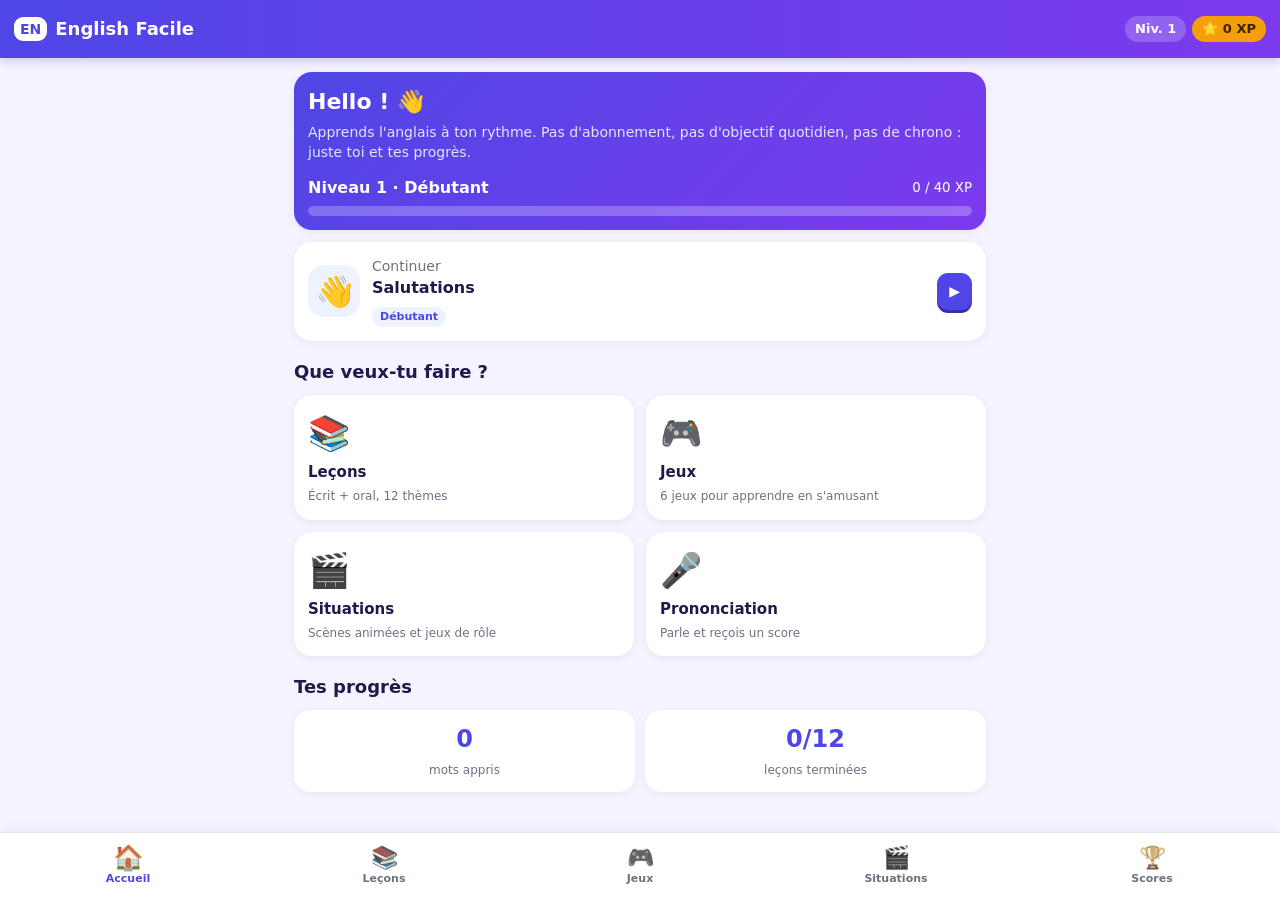
<file: english-facile/app/src/main/assets/www/index.html>
<!DOCTYPE html>
<html lang="fr">
<head>
  <meta charset="utf-8">
  <meta name="viewport" content="width=device-width, initial-scale=1, maximum-scale=1, user-scalable=no, viewport-fit=cover">
  <title>English Facile</title>
  <link rel="stylesheet" href="style.css">
</head>
<body>
  <header id="topbar">
    <div class="brand"><span class="logo">EN</span><span>English&nbsp;Facile</span></div>
    <div class="stats">
      <span class="pill" id="lvlPill">Niv. 1</span>
      <span class="pill xp" id="xpPill">⭐ 0 XP</span>
    </div>
  </header>

  <main id="main"></main>

  <nav id="tabs">
    <button data-tab="home" class="active"><span>🏠</span>Accueil</button>
    <button data-tab="lessons"><span>📚</span>Leçons</button>
    <button data-tab="games"><span>🎮</span>Jeux</button>
    <button data-tab="scenes"><span>🎬</span>Situations</button>
    <button data-tab="scores"><span>🏆</span>Scores</button>
  </nav>

  <div id="toast"></div>
  <div id="fx"></div>

  <script src="data.js"></script>
  <script src="app.js"></script>
</body>
</html>
</file>
<file: app/src/main/assets/style.css>
:root{
  --bg:#FBF5EC; --card:#FFFFFF; --ink:#2B1D16; --muted:#7A6658; --line:#EADFD0;
  --red:#B3362B; --red-d:#8E2219; --green:#5E8C31; --gold:#D99A2B; --cream:#FFF3E0;
  --shadow:0 2px 10px rgba(80,40,20,.08);
  --serif:"Noto Serif","Georgia",serif;
}
@media (prefers-color-scheme: dark){
  :root{ --bg:#1C1512; --card:#2A201B; --ink:#F4E9DD; --muted:#B9A595; --line:#3D2F27;
    --red:#E0604F; --red-d:#C24A3A; --green:#8DBB5C; --gold:#E8B24E; --cream:#332720; --shadow:none; }
}
*{box-sizing:border-box;-webkit-tap-highlight-color:transparent}
[hidden]{display:none!important}
html,body{margin:0;background:var(--bg);color:var(--ink);font:16px/1.5 system-ui,-apple-system,"Roboto",sans-serif}
body{padding-bottom:72px}
button{font:inherit;color:inherit;cursor:pointer}
header#top{position:sticky;top:0;z-index:20;display:flex;align-items:center;gap:8px;padding:10px 12px;
  background:linear-gradient(90deg,#7A1F16,#B3362B);color:#fff;box-shadow:0 2px 8px rgba(0,0,0,.15)}
header h1{flex:1;margin:0;font:600 20px/1.2 var(--serif);white-space:nowrap;overflow:hidden;text-overflow:ellipsis}
.icon-btn{background:rgba(255,255,255,.15);border:0;border-radius:12px;min-width:42px;height:42px;font-size:22px;color:#fff}
#btnBack{font-size:30px;line-height:1}
main{padding:14px 16px 20px;max-width:760px;margin:0 auto}
nav#tabs{position:fixed;bottom:0;left:0;right:0;z-index:20;display:flex;background:var(--card);border-top:1px solid var(--line);padding-bottom:env(safe-area-inset-bottom)}
nav#tabs button{flex:1;background:none;border:0;padding:6px 0 8px;font-size:11.5px;color:var(--muted);display:flex;flex-direction:column;align-items:center;gap:1px}
nav#tabs button span{font-size:21px}
nav#tabs button.on{color:var(--red);font-weight:700}
h2{font:600 21px/1.25 var(--serif);margin:20px 0 10px}
h3{font:600 17px/1.3 var(--serif);margin:16px 0 8px}
.muted{color:var(--muted)}
.small{font-size:13.5px}
.search{display:flex;gap:8px;margin:2px 0 12px}
.search input{flex:1;border:1.5px solid var(--line);background:var(--card);color:var(--ink);border-radius:14px;padding:12px 14px;font-size:16px;outline:none}
.search input:focus{border-color:var(--red)}
.chips{display:flex;gap:8px;overflow-x:auto;padding-bottom:6px;scrollbar-width:none}
.chips::-webkit-scrollbar{display:none}
.chip{flex:none;border:1.5px solid var(--line);background:var(--card);border-radius:999px;padding:7px 13px;font-size:14px;white-space:nowrap}
.chip.on{background:var(--red);border-color:var(--red);color:#fff}
.hero-day{display:flex;gap:14px;align-items:center;padding:16px;border-radius:20px;color:#fff;
  background:linear-gradient(135deg,#B3362B,#D99A2B);box-shadow:var(--shadow);border:0;width:100%;text-align:left}
.hero-day .em{font-size:54px}
.hero-day b{font:600 20px/1.2 var(--serif);display:block}
.hscroll{display:flex;gap:12px;overflow-x:auto;padding:2px 2px 8px;scrollbar-width:none}
.hscroll::-webkit-scrollbar{display:none}
.mini{flex:none;width:140px;background:var(--card);border-radius:16px;box-shadow:var(--shadow);border:1px solid var(--line);padding:0;text-align:left;overflow:hidden}
.mini .pic,.card .pic{display:flex;align-items:center;justify-content:center;font-size:44px;height:84px}
.mini .tx{padding:8px 10px 10px;font-size:14px;font-weight:600;line-height:1.25}
.grid{display:grid;grid-template-columns:repeat(2,1fr);gap:12px}
.card{background:var(--card);border:1px solid var(--line);border-radius:16px;box-shadow:var(--shadow);padding:0;text-align:left;overflow:hidden;display:flex;flex-direction:column}
.card .tx{padding:9px 11px 11px}
.card .nm{font-weight:650;line-height:1.25}
.card .meta{font-size:12.5px;color:var(--muted);margin-top:3px}
.p0{background:#FCE3D6}.p1{background:#E6F0D7}.p2{background:#FFF0C9}.p3{background:#F6DCE4}.p4{background:#DDEAF2}.p5{background:#EFE3F4}
@media (prefers-color-scheme: dark){.p0{background:#4A2A20}.p1{background:#2E3A22}.p2{background:#463A1E}.p3{background:#45282F}.p4{background:#24333D}.p5{background:#3A2C40}}
.cats{display:grid;grid-template-columns:repeat(3,1fr);gap:10px}
.cat{background:var(--card);border:1px solid var(--line);border-radius:14px;padding:12px 6px;font-size:13.5px;text-align:center}
.cat span{display:block;font-size:26px}
.badge{display:inline-block;font-size:12px;padding:2px 8px;border-radius:999px;background:var(--cream);color:var(--red-d);font-weight:600}
@media (prefers-color-scheme: dark){.badge{color:var(--gold)}}
.rhead{border-radius:22px;padding:18px;text-align:center;margin-bottom:12px}
.rhead .em{font-size:72px;line-height:1.1}
.rhead h2{margin:6px 0 0;font-size:25px}
.rhead .it{font-style:italic;color:var(--muted)}
.times{display:grid;grid-template-columns:repeat(4,1fr);gap:6px;margin:12px 0}
.times div{background:var(--card);border:1px solid var(--line);border-radius:12px;padding:8px 4px;text-align:center;font-size:12px;color:var(--muted)}
.times b{display:block;color:var(--ink);font-size:14px}
.actions{display:grid;grid-template-columns:1fr 1fr;gap:8px;margin:10px 0}
.btn{border:0;border-radius:14px;padding:13px 12px;font-weight:650;background:var(--card);border:1.5px solid var(--line);font-size:15px}
.btn.main{background:var(--red);color:#fff;border-color:var(--red);grid-column:1/-1;font-size:17px;padding:15px}
.btn.green{background:var(--green);color:#fff;border-color:var(--green)}
.btn.full{width:100%}
.btn:active,.card:active,.mini:active,.chip:active{transform:scale(.98)}
.portions{display:flex;align-items:center;gap:10px;margin:6px 0 10px}
.portions button{width:40px;height:40px;border-radius:50%;border:1.5px solid var(--line);background:var(--card);font-size:22px;line-height:1}
.portions b{font-size:18px;min-width:30px;text-align:center}
ul.ing{list-style:none;padding:0;margin:0;background:var(--card);border:1px solid var(--line);border-radius:16px;overflow:hidden}
ul.ing li{display:flex;gap:10px;padding:10px 14px;border-top:1px solid var(--line);align-items:flex-start}
ul.ing li:first-child{border-top:0}
ul.ing li.grp{background:var(--cream);font-weight:700;font-size:14px;color:var(--red-d)}
@media (prefers-color-scheme: dark){ul.ing li.grp{color:var(--gold)}}
ul.ing li.done .lbl{text-decoration:line-through;color:var(--muted)}
ul.ing .q{font-weight:700;white-space:nowrap}
.ck{flex:none;width:22px;height:22px;border:2px solid var(--line);border-radius:7px;margin-top:1px;display:flex;align-items:center;justify-content:center;font-size:14px;color:#fff}
li.done .ck{background:var(--green);border-color:var(--green)}
ol.steps{list-style:none;padding:0;margin:0;counter-reset:s}
ol.steps li{position:relative;background:var(--card);border:1px solid var(--line);border-radius:16px;padding:12px 14px 12px 50px;margin-bottom:8px}
ol.steps li::before{counter-increment:s;content:counter(s);position:absolute;left:12px;top:12px;width:28px;height:28px;border-radius:50%;background:var(--red);color:#fff;font-weight:700;display:flex;align-items:center;justify-content:center;font-size:14px}
.tbtn{margin-top:8px;border:0;background:var(--cream);color:var(--red-d);border-radius:10px;padding:7px 11px;font-weight:650;font-size:14px}
@media (prefers-color-scheme: dark){.tbtn{color:var(--gold)}}
.box{background:var(--card);border:1px solid var(--line);border-radius:16px;padding:12px 14px;margin:8px 0}
.box.tip{border-left:5px solid var(--green)}
.box.warn{border-left:5px solid var(--gold)}
.box ul{margin:4px 0;padding-left:20px}
textarea{width:100%;min-height:90px;border:1.5px solid var(--line);border-radius:14px;padding:10px;background:var(--card);color:var(--ink);font:inherit}
/* mode guidé */
.cook{position:fixed;inset:0;z-index:40;background:var(--bg);display:flex;flex-direction:column}
.cook .bar{height:6px;background:var(--line)}
.cook .bar i{display:block;height:100%;background:var(--red);transition:width .3s}
.cook .top{display:flex;align-items:center;gap:8px;padding:10px 12px}
.cook .top .ttl{flex:1;font-weight:700}
.cook .top button{border:0;background:var(--card);border:1px solid var(--line);border-radius:12px;height:44px;min-width:44px;font-size:20px}
.cook .body{flex:1;overflow:auto;padding:12px 22px;display:flex;flex-direction:column;justify-content:center}
.cook .num{color:var(--red);font-weight:800;letter-spacing:.05em}
.cook .txt{font:500 25px/1.45 var(--serif);margin:10px 0 18px}
.cook .nav{display:flex;gap:10px;padding:12px 12px calc(14px + env(safe-area-inset-bottom))}
.cook .nav button{flex:1;height:64px;border-radius:18px;font-size:19px;font-weight:700;border:0}
.cook .prev{background:var(--card);border:1.5px solid var(--line)!important}
.cook .next{background:var(--red);color:#fff;flex:2!important}
.bigt{display:flex;gap:8px;flex-wrap:wrap}
.bigt button{border:0;border-radius:14px;padding:13px 16px;font-size:16px;font-weight:700;background:var(--gold);color:#fff}
.bigt button.alt{background:var(--card);color:var(--ink);border:1.5px solid var(--line)}
/* minuteurs */
#timerBar{position:fixed;left:10px;right:10px;bottom:76px;z-index:30;display:flex;gap:8px;overflow-x:auto}
.tpill{flex:none;display:flex;align-items:center;gap:8px;background:#2B1D16;color:#fff;border-radius:999px;padding:8px 8px 8px 14px;box-shadow:0 4px 14px rgba(0,0,0,.25);font-weight:650;border:0}
.tpill.ring{background:var(--red);animation:pulse 1s infinite}
.tpill .x{background:rgba(255,255,255,.2);border-radius:50%;width:26px;height:26px;display:flex;align-items:center;justify-content:center;font-size:14px}
@keyframes pulse{50%{transform:scale(1.04)}}
body.cooking #timerBar{bottom:100px;z-index:45}
/* feuille */
#sheet{position:fixed;inset:0;z-index:60;background:rgba(0,0,0,.45);display:flex;align-items:flex-end}
.sheet-card{background:var(--bg);width:100%;max-height:85vh;overflow:auto;border-radius:22px 22px 0 0;padding:18px 16px calc(20px + env(safe-area-inset-bottom))}
#toast{position:fixed;left:50%;transform:translateX(-50%);bottom:90px;z-index:80;background:#2B1D16;color:#fff;padding:10px 16px;border-radius:12px;font-size:14.5px;max-width:90%;text-align:center}
/* assistant */
.chat{display:flex;flex-direction:column;gap:10px;padding-bottom:140px}
.msg{max-width:88%;padding:10px 13px;border-radius:18px;white-space:pre-wrap;word-wrap:break-word}
.msg.me{align-self:flex-end;background:var(--red);color:#fff;border-bottom-right-radius:6px}
.msg.bot{align-self:flex-start;background:var(--card);border:1px solid var(--line);border-bottom-left-radius:6px}
.msg.bot b{color:var(--red-d)}
@media (prefers-color-scheme: dark){.msg.bot b{color:var(--gold)}}
.msg .links{display:flex;flex-wrap:wrap;gap:6px;margin-top:8px}
.msg .links button{border:1.5px solid var(--line);background:var(--bg);border-radius:999px;padding:5px 10px;font-size:13.5px}
.composer{position:fixed;left:0;right:0;bottom:62px;z-index:25;background:var(--bg);padding:8px 12px 10px;border-top:1px solid var(--line)}
.composer .sugg{display:flex;gap:6px;overflow-x:auto;margin-bottom:8px;scrollbar-width:none}
.composer .row{display:flex;gap:8px}
.composer input{flex:1;border:1.5px solid var(--line);border-radius:999px;padding:12px 16px;background:var(--card);color:var(--ink);font-size:16px;outline:none;min-width:0}
.composer button.round{width:48px;height:48px;border-radius:50%;border:0;background:var(--red);color:#fff;font-size:20px;flex:none}
.composer button.mic{background:var(--green)}
body.assist #timerBar{top:70px;bottom:auto}
/* courses */
.shop li{display:flex;gap:10px;align-items:center}
.shop .from{font-size:12px;color:var(--muted)}
.row2{display:flex;gap:8px;margin:10px 0}
.row2 > *{flex:1}
.acc{background:var(--card);border:1px solid var(--line);border-radius:14px;margin:8px 0;overflow:hidden}
.acc > button{width:100%;text-align:left;background:none;border:0;padding:13px 14px;font-weight:650;display:flex;justify-content:space-between}
.acc > div{padding:0 14px 12px}
.conv{display:grid;grid-template-columns:1fr 1fr;gap:8px}
.conv input,.conv select{width:100%;border:1.5px solid var(--line);border-radius:12px;padding:10px;background:var(--card);color:var(--ink);font-size:16px}
.result{font:600 20px/1.3 var(--serif);margin-top:10px;color:var(--red)}
.empty{text-align:center;padding:40px 10px;color:var(--muted)}
.empty div{font-size:50px}
.stars{color:var(--gold);letter-spacing:1px}
.heart{font-size:26px;background:none;border:0}
.tabs2{display:flex;gap:6px;overflow-x:auto;margin-bottom:10px;scrollbar-width:none}
</file>
<file: app/src/main/assets/www/style.css>
:root {
  --bg: #120b2e;
  --bg2: #1c1245;
  --card: #241a57;
  --card2: #2e2270;
  --line: rgba(255, 255, 255, .09);
  --txt: #f4f1ff;
  --mut: #a79fd0;
  --amber: #FFB020;
  --mint: #4EE6C8;
  --pink: #FF6B9A;
  --violet: #8B7CFF;
  --blow: #3FA9FF;
  --draw: #FF9A3C;
  --ok: #2fe08f;
  --bad: #ff5c7a;
  --r: 18px;
}
* { box-sizing: border-box; -webkit-tap-highlight-color: transparent; }
html, body { margin: 0; height: 100%; background: var(--bg); color: var(--txt);
  font-family: system-ui, -apple-system, "Segoe UI", Roboto, sans-serif; overscroll-behavior: none; }
body { background: radial-gradient(120% 60% at 50% -10%, #3a2490 0%, var(--bg) 60%) fixed; }
button { font: inherit; color: inherit; border: 0; background: none; cursor: pointer; }
input, select { font: inherit; }
.hidden { display: none !important; }
.muted { color: var(--mut); font-size: .92em; }
.center { text-align: center; }
small { color: var(--mut); }

#app { display: flex; flex-direction: column; height: 100vh; height: 100dvh; max-width: 560px; margin: 0 auto; }
#top { display: flex; align-items: center; justify-content: space-between; padding: 12px 16px 6px; }
.brand { font-weight: 600; letter-spacing: .2px; white-space: nowrap; font-size: 15px; }
.brand b { color: var(--amber); }
#hdr { display: flex; gap: 8px; align-items: center; }
.hstat { background: rgba(255,255,255,.07); padding: 5px 10px; border-radius: 99px; font-size: 13px; }
.hstat.lvl { background: linear-gradient(135deg, var(--violet), var(--pink)); }
.hbtn { font-size: 18px; padding: 4px 6px; }
#screen { flex: 1; overflow-y: auto; overflow-x: hidden; padding: 4px 16px 24px; }
.screen-in { animation: fadein .25s ease; }
@keyframes fadein { from { opacity: 0; transform: translateY(8px); } to { opacity: 1; transform: none; } }
#nav { display: flex; justify-content: space-around; background: rgba(18, 11, 46, .92); border-top: 1px solid var(--line);
  padding: 6px 4px calc(6px + env(safe-area-inset-bottom)); backdrop-filter: blur(10px); }
#nav button { display: flex; flex-direction: column; align-items: center; font-size: 11px; color: var(--mut); padding: 4px 8px; border-radius: 12px; transition: .2s; }
#nav button span { font-size: 21px; filter: grayscale(.7); transition: .2s; }
#nav button.on { color: var(--txt); background: rgba(255,255,255,.07); }
#nav button.on span { filter: none; transform: scale(1.12); }
#app.fullscreen #nav, #app.fullscreen #top { display: none; }
#app.fullscreen #screen { padding-top: 10px; }

/* ---------- Boutons ---------- */
.btn { padding: 13px 20px; border-radius: 14px; font-weight: 700; transition: transform .1s, filter .2s; }
.btn:active { transform: scale(.96); }
.btn.primary { background: linear-gradient(135deg, var(--amber), #ff8a3c); color: #2a1300; box-shadow: 0 6px 20px rgba(255, 150, 40, .35); }
.btn.ghost { background: rgba(255,255,255,.08); border: 1px solid var(--line); }
.btn.small { padding: 8px 12px; font-size: 13px; border-radius: 10px; }
.btn.big { padding: 16px 30px; font-size: 18px; }
.btn.danger { color: var(--bad); }

.card { background: var(--card); border-radius: var(--r); padding: 14px 16px; margin: 12px 0; border: 1px solid var(--line); }

/* ---------- Tabs chips ---------- */
.tabchip { display: inline-flex; align-items: center; justify-content: center; min-width: 34px; padding: 3px 8px; margin: 2px;
  border-radius: 9px; font-weight: 800; font-size: 15px; color: #10082a; transition: .2s; }
.tabchip.blow { background: var(--blow); }
.tabchip.draw { background: var(--draw); }
.tabchip.mini { min-width: 26px; padding: 1px 5px; font-size: 12px; border-radius: 6px; }
.tabchip.play { transform: scale(1.25); box-shadow: 0 0 0 3px #fff; }

/* ---------- Accueil ---------- */
.hero { display: flex; align-items: center; justify-content: space-between; padding: 18px; border-radius: 22px;
  background: linear-gradient(135deg, #5a3bd6, #a23fb5 60%, #ff6b9a); box-shadow: 0 10px 30px rgba(120, 60, 220, .35); margin-top: 6px; }
.hello { font-size: 22px; font-weight: 800; }
.lvname { opacity: .9; margin: 4px 0 10px; }
.hero-txt { flex: 1; }
.hero-harp { font-size: 54px; animation: float 3s ease-in-out infinite; }
@keyframes float { 50% { transform: translateY(-8px) rotate(6deg); } }
.bar { height: 10px; background: rgba(0,0,0,.25); border-radius: 99px; overflow: hidden; }
.bar i { display: block; height: 100%; background: linear-gradient(90deg, var(--amber), #ffe08a); border-radius: 99px; transition: width .4s; }
.bar.thin { height: 6px; margin-top: 8px; }
.barlbl { font-size: 12px; margin-top: 4px; opacity: .85; }
.goal { display: flex; gap: 14px; align-items: center; }
.goal-ring { --p: 0; width: 58px; height: 58px; border-radius: 50%; display: grid; place-items: center; flex-shrink: 0;
  background: conic-gradient(var(--mint) calc(var(--p) * 1%), rgba(255,255,255,.1) 0); }
.goal-ring span { background: var(--card); width: 46px; height: 46px; border-radius: 50%; display: grid; place-items: center; font-size: 13px; font-weight: 800; }
.cta { display: flex; align-items: center; gap: 14px; width: 100%; text-align: left; background: linear-gradient(135deg, #1f8f7c, #24c3a5); border: 0; }
.cta.done { background: linear-gradient(135deg, #8a6a12, #d99a17); }
.cta-emoji { font-size: 34px; }
.cta-txt { flex: 1; display: flex; flex-direction: column; }
.cta-txt small { color: rgba(255,255,255,.85); }
.cta-txt b { font-size: 18px; }
.cta-go { width: 44px; height: 44px; border-radius: 50%; background: rgba(255,255,255,.25); display: grid; place-items: center; font-size: 18px; animation: pulse 1.6s infinite; }
@keyframes pulse { 50% { transform: scale(1.1); box-shadow: 0 0 0 8px rgba(255,255,255,.08); } }
.grid { display: grid; grid-template-columns: 1fr 1fr; gap: 12px; margin: 12px 0; }
.tile { background: var(--card); border: 1px solid var(--line); border-radius: var(--r); padding: 16px 12px; display: flex; flex-direction: column; align-items: flex-start; gap: 3px; text-align: left; transition: transform .15s; }
.tile:active { transform: scale(.96); }
.tile span { font-size: 30px; margin-bottom: 4px; }
.tile.t1 { background: linear-gradient(160deg, #2b2a7a, var(--card)); }
.tile.t2 { background: linear-gradient(160deg, #6b2457, var(--card)); }
.tile.t3 { background: linear-gradient(160deg, #1d5d6b, var(--card)); }
.tile.t4 { background: linear-gradient(160deg, #6b4d1d, var(--card)); }
.grid.small .tile { padding: 12px 10px; }
.grid.small .tile span { font-size: 24px; }
.tip { font-size: 14px; line-height: 1.45; }
.mini-prog { font-size: 14px; }

/* ---------- Pages ---------- */
.pagehead h1 { margin: 10px 0 2px; font-size: 26px; }
.pagehead p { margin: 0 0 8px; color: var(--mut); }
h3.sec { margin: 20px 0 8px; font-size: 15px; color: var(--mut); text-transform: uppercase; letter-spacing: 1px; }
.topbar { display: flex; align-items: center; gap: 8px; margin: 6px 0 10px; }
.topbar h2 { flex: 1; margin: 0; font-size: 20px; }
.back { font-size: 26px; width: 40px; height: 40px; border-radius: 12px; background: rgba(255,255,255,.07); display: grid; place-items: center; flex-shrink: 0; line-height: 1; }
.pad { padding: 0 2px; }
.list { display: flex; flex-direction: column; gap: 8px; }
.row { display: flex; align-items: center; gap: 12px; background: var(--card); border: 1px solid var(--line); border-radius: 16px; padding: 12px 14px; text-align: left; }
.row > div { flex: 1; display: flex; flex-direction: column; }
.row .re { font-size: 26px; }
.row.hl { border-color: var(--pink); }
.seg { display: flex; background: var(--card); border-radius: 14px; padding: 4px; margin: 12px 0; }
.seg button { flex: 1; padding: 10px 4px; border-radius: 10px; font-size: 14px; }
.seg button.on { background: var(--card2); box-shadow: inset 0 0 0 1px var(--violet); }

/* ---------- Cours (chemin) ---------- */
.unit { margin: 18px 0 26px; }
.unit-h { display: flex; align-items: center; gap: 12px; background: linear-gradient(135deg, var(--uc), transparent 140%); color: #10082a; padding: 12px 16px; border-radius: 18px; }
.unit-h div { flex: 1; display: flex; flex-direction: column; }
.unit-h small { color: rgba(16,8,42,.7); font-weight: 700; }
.unit-h b { font-size: 18px; }
.ue { font-size: 30px; }
.uprog { font-weight: 800; background: rgba(255,255,255,.4); padding: 4px 10px; border-radius: 99px; }
.path { display: flex; flex-direction: column; align-items: center; gap: 14px; padding: 18px 0 4px; }
.node { display: flex; flex-direction: column; align-items: center; gap: 6px; transform: translateX(var(--off)); }
.node .nic { width: 66px; height: 66px; border-radius: 50%; display: grid; place-items: center; font-size: 24px; font-weight: 800;
  background: var(--uc); color: #10082a; box-shadow: 0 6px 0 rgba(0,0,0,.3), 0 0 0 6px rgba(255,255,255,.06); transition: transform .15s; }
.node:active .nic { transform: translateY(4px); box-shadow: 0 2px 0 rgba(0,0,0,.3); }
.node.done .nic { background: linear-gradient(135deg, var(--amber), #ffe08a); }
.node.locked .nic { background: #3a3266; color: #8c84b8; box-shadow: 0 6px 0 rgba(0,0,0,.3); }
.node.exam .nic { border-radius: 20px; width: 74px; }
.nlbl { font-size: 13px; font-weight: 600; max-width: 150px; text-align: center; display: flex; flex-direction: column; }
.nlbl em { font-style: normal; color: var(--amber); font-size: 12px; letter-spacing: 1px; }
.node.locked .nlbl { color: var(--mut); }

/* ---------- Leçon ---------- */
.lesson { display: flex; flex-direction: column; min-height: 100%; }
.lbar { display: flex; align-items: center; gap: 12px; margin-bottom: 8px; }
.lbar .bar { flex: 1; height: 14px; }
.lbar .bar i { background: linear-gradient(90deg, var(--mint), #b6ffef); }
.examtag { flex: 1; font-weight: 700; }
.step h2 { margin: 8px 0 10px; font-size: 22px; }
.stext { font-size: 16px; line-height: 1.55; background: var(--card); padding: 14px 16px; border-radius: var(--r); border: 1px solid var(--line); }
.sbtns { display: flex; gap: 10px; margin-top: 18px; justify-content: center; flex-wrap: wrap; }
.sbtns .btn { flex: 1; min-width: 130px; }
.sbtns.col { flex-direction: column; }
.opts { display: flex; flex-direction: column; gap: 10px; margin-top: 16px; }
.opts.row, .opts.grid2 { flex-direction: row; flex-wrap: wrap; }
.opts.grid2 .opt { flex: 1 1 45%; }
.opts.row .opt { flex: 1; }
.opt { background: var(--card); border: 2px solid var(--line); border-radius: 14px; padding: 14px; text-align: left; font-size: 16px; transition: .2s; }
.tabopt { display: flex; flex-direction: column; align-items: center; gap: 4px; text-align: center; }
.tabopt .tabchip { font-size: 20px; padding: 6px 12px; }
.opt.right { border-color: var(--ok); background: rgba(47,224,143,.15); }
.opt.wrong { border-color: var(--bad); background: rgba(255,92,122,.15); animation: shake .35s; }
@keyframes shake { 25% { transform: translateX(-6px); } 75% { transform: translateX(6px); } }
.explain { margin-top: 12px; padding: 12px; border-radius: 12px; background: rgba(255,255,255,.06); line-height: 1.45; }
.bigplay { display: block; margin: 20px auto 10px; width: 96px; height: 96px; border-radius: 50%; font-size: 40px;
  background: linear-gradient(135deg, var(--violet), var(--pink)); box-shadow: 0 10px 30px rgba(139,124,255,.4); animation: pulse 2s infinite; }
.refbtn { display: block; margin: 0 auto 8px; }
.earq { text-align: center; color: var(--mut); margin-top: 10px; }

/* ---------- Harmonica visuel ---------- */
.harpbox { margin: 16px 0 8px; }
.harp { position: relative; padding: 0 4px; }
.harp-cover { height: 14px; border-radius: 10px 10px 2px 2px; background: linear-gradient(180deg, #e9ecf3, #9aa3b5); box-shadow: inset 0 -2px 0 rgba(0,0,0,.15); }
.harp-cover.bottom { border-radius: 2px 2px 10px 10px; background: linear-gradient(0deg, #e9ecf3, #9aa3b5); }
.harp-holes { display: grid; grid-template-columns: repeat(10, 1fr); gap: 3px; background: #1a1a22; padding: 4px; }
.hole { position: relative; aspect-ratio: .62; background: #0b0b10; border-radius: 6px; display: flex; flex-direction: column; align-items: center; justify-content: space-between;
  padding: 3px 0; transition: background .15s, box-shadow .15s; touch-action: manipulation; user-select: none; }
.hnum { font-weight: 800; font-size: 15px; color: #fff; }
.hn { font-size: 9px; color: #7d7aa0; line-height: 1; }
.bn { color: #6fb8ff; } .dn { color: #ffb37a; }
.hole.mark-blow { box-shadow: inset 0 0 0 2px var(--blow); }
.hole.mark-draw { box-shadow: inset 0 0 0 2px var(--draw); }
.hole.mark-blow.mark-draw { box-shadow: inset 0 0 0 2px #fff; }
.hole.tg-blow { background: var(--blow); animation: glow 1s infinite alternate; }
.hole.tg-draw { background: var(--draw); animation: glow 1s infinite alternate; }
.hole.tg-blow .hn, .hole.tg-draw .hn, .hole.tg-blow .hnum, .hole.tg-draw .hnum { color: #10082a; }
.hole.tg-bend { background: repeating-linear-gradient(45deg, var(--draw), var(--draw) 6px, #ff6b3c 6px, #ff6b3c 12px); }
@keyframes glow { to { box-shadow: 0 0 18px 2px rgba(255,255,255,.55); } }
.hole .arrow { position: absolute; left: 50%; transform: translateX(-50%); font-style: normal; font-size: 18px; display: none; }
.hole.tg-blow .arrow { display: block; top: -32px; }
.hole.tg-blow .arrow::after { content: "⬆️"; }
.hole.tg-draw .arrow { display: block; bottom: -32px; }
.hole.tg-draw .arrow::after { content: "⬇️"; }
.hole.det-blow::before, .hole.det-draw::before { content: ""; position: absolute; inset: -3px; border-radius: 8px; border: 3px solid #fff; opacity: .9; }
.hole.det-draw::before { border-color: #ffe0c4; border-style: dashed; }

/* ---------- Player ---------- */
.player { display: flex; flex-direction: column; }
.ptitle { font-size: 20px; font-weight: 800; margin-top: 6px; }
.ptext { color: var(--mut); margin-top: 4px; }
.tabline { margin-top: 12px; padding: 10px; background: var(--card); border-radius: 14px; max-height: 120px; overflow-y: auto; line-height: 2.1; text-align: center; }
.tabline .lb { display: block; content: ""; }
.tok { display: inline-block; min-width: 32px; padding: 0 7px; margin: 0 2px; border-radius: 8px; font-weight: 800; text-align: center;
  background: rgba(255,255,255,.08); color: var(--mut); transition: .2s; }
.tok.cur { color: #10082a; transform: scale(1.25); }
.tok.cur.blow { background: var(--blow); } .tok.cur.draw { background: var(--draw); }
.tok.past.good { background: rgba(47,224,143,.25); color: var(--ok); }
.tok.past.meh { background: rgba(255,176,32,.2); color: var(--amber); }
.tok.err:not(.past) { box-shadow: 0 0 0 2px var(--bad); }
.tok.play { box-shadow: 0 0 0 3px #fff; }
.harpbox { padding: 26px 0; }
.player .harpbox { margin: 4px 0; }
.pmain { display: flex; align-items: center; gap: 16px; justify-content: center; }
.ring { position: relative; width: 120px; height: 120px; flex-shrink: 0; }
.ring svg { width: 100%; height: 100%; transform: rotate(-90deg); }
.rbg { fill: none; stroke: rgba(255,255,255,.08); stroke-width: 9; }
.rfg { fill: none; stroke: var(--mint); stroke-width: 9; stroke-linecap: round; transition: stroke-dashoffset .08s linear; }
.ringin { position: absolute; inset: 0; display: flex; flex-direction: column; align-items: center; justify-content: center; }
.rtab { font-size: 30px; font-weight: 900; }
.rtab.blow { color: var(--blow); } .rtab.draw { color: var(--draw); }
.ract { font-size: 12px; color: var(--mut); text-align: center; }
.pdet { background: var(--card); border-radius: 16px; padding: 12px; min-width: 130px; text-align: center; }
.dlabel { font-size: 12px; color: var(--mut); }
.dnote { font-size: 20px; font-weight: 800; margin: 4px 0; }
.dcents { font-size: 12px; color: var(--mut); }
.feedback { margin-top: 14px; min-height: 58px; padding: 12px 14px; border-radius: 14px; background: rgba(255,255,255,.05); text-align: center; line-height: 1.45; transition: background .2s; }
.feedback.ok { background: rgba(47,224,143,.15); color: #b9ffd9; }
.feedback.bad { background: rgba(255,92,122,.15); color: #ffd0d9; }
.feedback.info { background: rgba(139,124,255,.15); }
.pbtns { display: flex; gap: 8px; margin-top: 12px; }
.pbtns .btn { flex: 1; padding: 11px 6px; font-size: 13px; }
.micwarn { margin-top: 12px; padding: 12px; border-radius: 12px; background: rgba(255,92,122,.12); font-size: 14px; line-height: 1.5; }
.micwarn .btn { margin-top: 8px; }

/* ---------- Résultat ---------- */
.result { text-align: center; padding-top: 20px; }
.rbig { font-size: 70px; animation: pop .5s; }
@keyframes pop { from { transform: scale(0); } 70% { transform: scale(1.2); } }
.result h2 { margin: 6px 0; font-size: 26px; }
.stars { font-size: 40px; color: var(--amber); letter-spacing: 6px; animation: pop .6s .1s backwards; }
.stars.s0 { color: var(--mut); }
.rstats { display: flex; justify-content: center; gap: 12px; margin: 16px 0; }
.rstats div { background: var(--card); border-radius: 14px; padding: 10px 14px; display: flex; flex-direction: column; min-width: 80px; }
.rstats b { font-size: 22px; color: var(--amber); }
.rstats span { font-size: 12px; color: var(--mut); }
.adv { text-align: left; background: var(--card); padding: 12px 14px; border-radius: 14px; line-height: 1.45; }
.adv.good { text-align: center; }
.advrow { display: flex; gap: 10px; align-items: center; margin-top: 8px; font-size: 14px; }
.rbtns { display: flex; flex-direction: column; gap: 10px; margin-top: 18px; }

/* ---------- Accordeur ---------- */
.tuner { text-align: center; }
.tnote { font-size: 64px; font-weight: 900; margin-top: 10px; background: linear-gradient(135deg, #fff, var(--mint)); -webkit-background-clip: text; background-clip: text; color: transparent; }
.ttab { min-height: 34px; line-height: 1.8; }
.gauge { position: relative; height: 90px; margin: 14px auto; max-width: 300px; overflow: hidden; }
.gscale { display: flex; justify-content: space-between; font-size: 12px; color: var(--mut); position: absolute; bottom: 0; width: 100%; }
.gauge::before { content: ""; position: absolute; left: 50%; bottom: -130px; width: 260px; height: 260px; transform: translateX(-50%); border-radius: 50%;
  border: 6px solid transparent; border-top-color: rgba(255,255,255,.12); }
.gcenter { position: absolute; left: 50%; top: 4px; width: 4px; height: 18px; background: var(--ok); transform: translateX(-50%); border-radius: 2px; }
.gneedle { position: absolute; left: 50%; bottom: 0; width: 4px; height: 84px; background: var(--bad); transform-origin: 50% 100%; transform: translateX(-50%); border-radius: 2px; transition: transform .1s; }
.gneedle.ok { background: var(--ok); }
.tfreq { color: var(--mut); font-size: 14px; }
.tbreath { display: flex; align-items: center; gap: 10px; margin: 14px 0 0; font-size: 13px; color: var(--mut); }
.tbreath .bar { flex: 1; }
.tbreath .bar i { background: linear-gradient(90deg, var(--mint), var(--violet)); transition: width .08s; }

/* ---------- Morceaux ---------- */
.songtabs { line-height: 2.2; }
.sline { margin-bottom: 4px; }
.tempo { display: flex; align-items: center; gap: 10px; color: var(--mut); margin-top: 10px; }
.tempo input { flex: 1; accent-color: var(--amber); }

/* ---------- Profil ---------- */
.prof { display: flex; gap: 14px; align-items: center; }
.avatar { width: 64px; height: 64px; border-radius: 50%; background: linear-gradient(135deg, var(--violet), var(--pink)); display: grid; place-items: center; font-size: 30px; }
#pname { background: transparent; border: 0; border-bottom: 1px dashed var(--mut); color: var(--txt); font-size: 18px; font-weight: 700; width: 100%; padding: 2px 0; }
.statgrid { display: grid; grid-template-columns: repeat(4, 1fr); gap: 8px; }
.statgrid div { background: var(--card); border-radius: 14px; padding: 10px 4px; text-align: center; display: flex; flex-direction: column; }
.statgrid b { font-size: 18px; }
.statgrid small { font-size: 11px; }
.badges { display: grid; grid-template-columns: repeat(3, 1fr); gap: 8px; }
.badge { background: var(--card); border-radius: 14px; padding: 10px 6px; text-align: center; display: flex; flex-direction: column; gap: 2px; opacity: .4; filter: grayscale(1); }
.badge.got { opacity: 1; filter: none; border: 1px solid rgba(255,176,32,.5); background: linear-gradient(160deg, #3d2c7e, var(--card)); }
.badge span { font-size: 30px; }
.badge b { font-size: 12px; }
.badge small { font-size: 10px; line-height: 1.25; }
.settings { display: flex; flex-direction: column; gap: 10px; }
.settings label { display: flex; justify-content: space-between; align-items: center; gap: 10px; }
.settings select { background: var(--card2); color: var(--txt); border: 1px solid var(--line); border-radius: 10px; padding: 8px; }
.settings input[type=range] { flex: 1; accent-color: var(--amber); }
.settings input[type=checkbox] { width: 22px; height: 22px; accent-color: var(--amber); }

/* ---------- Jeux ---------- */
.games { display: flex; flex-direction: column; gap: 12px; margin-top: 10px; }
.game { display: flex; gap: 14px; align-items: center; padding: 18px 16px; border-radius: 20px; text-align: left; color: #fff; box-shadow: 0 8px 24px rgba(0,0,0,.25); transition: transform .15s; }
.game:active { transform: scale(.97); }
.game > div { display: flex; flex-direction: column; }
.game b { font-size: 19px; }
.game small { color: rgba(255,255,255,.8); }
.game em { font-style: normal; font-size: 12px; margin-top: 4px; background: rgba(0,0,0,.2); padding: 2px 8px; border-radius: 99px; align-self: flex-start; }
.ge { font-size: 42px; }
.g1 { background: linear-gradient(135deg, #ff6b3c, #ff3c7a); }
.g2 { background: linear-gradient(135deg, #2bb673, #1d7f8f); }
.g3 { background: linear-gradient(135deg, #3f8cff, #6b4dff); }
.g4 { background: linear-gradient(135deg, #b54dff, #ff6bd2); }
.gamewrap { display: flex; flex-direction: column; height: calc(100dvh - 30px); }
.ghud { display: flex; align-items: center; gap: 10px; }
.gscore { flex: 1; font-size: 26px; font-weight: 900; color: var(--amber); }
.gcombo { color: var(--mint); font-weight: 800; }
.gcanvas { flex: 1; width: 100%; margin-top: 8px; border-radius: 18px; background: linear-gradient(180deg, #1a1050, #24196a); border: 1px solid var(--line); }
.gcanvas.sky { background: linear-gradient(180deg, #2a4bb8, #5a3bd6 60%, #a23fb5); }
.gmsg { text-align: center; padding: 10px; min-height: 44px; }
.gfoot { display: flex; justify-content: space-between; align-items: center; padding-bottom: 6px; }
.gdet { color: var(--mut); }
.overlay { position: fixed; inset: 0; background: rgba(10,5,30,.8); display: grid; place-items: center; z-index: 50; animation: fadein .3s; backdrop-filter: blur(4px); }
.ovbox { background: var(--bg2); border: 1px solid var(--line); border-radius: 24px; padding: 24px; width: min(90vw, 380px); text-align: center; }
.ovbox h2 { margin: 4px 0; }
.bigscore { font-size: 56px; font-weight: 900; color: var(--amber); }
.newrec { color: var(--mint); font-weight: 800; animation: pulse 1s infinite; }
.echo .pads { display: grid; grid-template-columns: repeat(3, 1fr); gap: 10px; margin: 16px 0; }
.epad { aspect-ratio: 1; border-radius: 22px; background: color-mix(in srgb, var(--c) 30%, #1c1245); border: 2px solid var(--c); display: flex; flex-direction: column; align-items: center; justify-content: center; transition: .12s; }
.epad b { font-size: 28px; }
.epad small { font-size: 10px; text-align: center; padding: 0 4px; }
.epad.lit { background: var(--c); color: #10082a; transform: scale(1.07); box-shadow: 0 0 30px var(--c); }
.epad.lit small { color: #10082a; }
.echomsg { text-align: center; font-size: 18px; font-weight: 700; min-height: 50px; padding-top: 6px; }
.lives { text-align: center; font-size: 22px; }
.echodet { text-align: center; color: var(--mut); margin: 6px 0; }
.echolv { font-size: 14px; background: var(--card); padding: 6px 12px; border-radius: 99px; }

/* ---------- Bienvenue ---------- */
.welcome { text-align: center; padding: 40px 10px; display: flex; flex-direction: column; align-items: center; gap: 12px; }
.wlogo { font-size: 80px; width: 130px; height: 130px; border-radius: 36px; display: grid; place-items: center; background: linear-gradient(135deg, var(--violet), var(--pink)); box-shadow: 0 20px 50px rgba(139,124,255,.5); animation: float 3s ease-in-out infinite; }
.welcome h1 { margin: 10px 0 0; font-size: 32px; }
.welcome p { line-height: 1.5; color: #ddd6ff; }
.welcome ul { list-style: none; padding: 0; text-align: left; line-height: 2; }
#wname { background: var(--card); border: 1px solid var(--line); border-radius: 14px; padding: 13px; color: var(--txt); width: 100%; max-width: 300px; text-align: center; }

/* ---------- Toasts & confettis ---------- */
#toasts { position: fixed; top: 14px; left: 0; right: 0; display: flex; flex-direction: column; align-items: center; gap: 8px; z-index: 100; pointer-events: none; }
.toast { background: var(--bg2); border: 1px solid var(--line); padding: 12px 18px; border-radius: 14px; box-shadow: 0 10px 30px rgba(0,0,0,.4); animation: drop .35s; transition: .4s; max-width: 90vw; }
.toast.badge { border-color: var(--amber); }
.toast.level { background: linear-gradient(135deg, var(--violet), var(--pink)); }
.toast.out { opacity: 0; transform: translateY(-20px); }
@keyframes drop { from { transform: translateY(-30px); opacity: 0; } }
.confetti { position: fixed; inset: 0; pointer-events: none; z-index: 90; }
</file>
<file: english-facile/app/src/main/assets/www/style.css>
:root{
  --pri:#4F46E5; --pri2:#7C3AED; --acc:#F59E0B; --ok:#10B981; --bad:#EF4444;
  --bg:#F5F3FF; --card:#FFFFFF; --ink:#1E1B4B; --mut:#6B7280; --line:#E5E7EB;
  --r:18px;
}
*{box-sizing:border-box;-webkit-tap-highlight-color:transparent}
html,body{margin:0;padding:0;background:var(--bg);color:var(--ink);
  font-family:system-ui,-apple-system,"Segoe UI",Roboto,"Noto Sans",sans-serif;font-size:16px;line-height:1.45}
body{padding-top:58px;padding-bottom:74px;user-select:none;-webkit-user-select:none}
button{font:inherit;color:inherit;border:0;background:none;cursor:pointer}

/* ---------- Barre du haut ---------- */
#topbar{position:fixed;top:0;left:0;right:0;height:58px;z-index:20;display:flex;align-items:center;justify-content:space-between;
  padding:0 14px;background:linear-gradient(90deg,var(--pri),var(--pri2));color:#fff;box-shadow:0 2px 10px rgba(79,70,229,.3)}
.brand{display:flex;align-items:center;gap:8px;font-weight:800;font-size:18px}
.logo{background:#fff;color:var(--pri);border-radius:9px;padding:2px 6px;font-size:14px;font-weight:900}
.logo::after{content:"";}
.stats{display:flex;gap:6px}
.pill{background:rgba(255,255,255,.2);border-radius:99px;padding:4px 10px;font-size:13px;font-weight:700}
.pill.xp{background:var(--acc);color:#3b2300}
.pill.bump{animation:bump .5s}
@keyframes bump{50%{transform:scale(1.25)}}

/* ---------- Navigation ---------- */
#tabs{position:fixed;bottom:0;left:0;right:0;height:68px;background:#fff;display:flex;z-index:20;border-top:1px solid var(--line);
  box-shadow:0 -2px 12px rgba(0,0,0,.05)}
#tabs button{flex:1;display:flex;flex-direction:column;align-items:center;justify-content:center;font-size:11px;color:var(--mut);font-weight:600}
#tabs button span{font-size:22px;line-height:1.1;filter:grayscale(.6)}
#tabs button.active{color:var(--pri)}
#tabs button.active span{filter:none;transform:scale(1.12)}

main{padding:14px;max-width:720px;margin:0 auto;animation:fadein .25s}
@keyframes fadein{from{opacity:0;transform:translateY(6px)}to{opacity:1}}

h1{font-size:22px;margin:4px 0 12px}
h2{font-size:18px;margin:18px 0 10px}
h3{margin:0 0 4px;font-size:16px}
.muted{color:var(--mut);font-size:14px}
.center{text-align:center}
.row{display:flex;gap:10px;align-items:center}
.wrap{flex-wrap:wrap}
.grow{flex:1}

.card{background:var(--card);border-radius:var(--r);padding:14px;box-shadow:0 2px 10px rgba(30,27,75,.06);margin-bottom:12px}
.card.tap{transition:transform .1s}
.card.tap:active{transform:scale(.98)}
.hero{background:linear-gradient(135deg,var(--pri),var(--pri2));color:#fff}
.hero .muted{color:#E0E7FF}

.btn{display:inline-flex;align-items:center;justify-content:center;gap:6px;padding:12px 18px;border-radius:14px;font-weight:700;
  background:var(--pri);color:#fff;box-shadow:0 3px 0 #3730A3;transition:transform .08s}
.btn:active{transform:translateY(2px);box-shadow:0 1px 0 #3730A3}
.btn.full{width:100%}
.btn.sec{background:#EEF2FF;color:var(--pri);box-shadow:0 3px 0 #C7D2FE}
.btn.ok{background:var(--ok);box-shadow:0 3px 0 #047857}
.btn.acc{background:var(--acc);color:#3b2300;box-shadow:0 3px 0 #B45309}
.btn.ghost{background:transparent;color:var(--pri);box-shadow:none}
.btn:disabled{opacity:.45}
.btn.small{padding:8px 12px;font-size:14px;border-radius:11px}

.iconbtn{width:40px;height:40px;border-radius:12px;background:#EEF2FF;font-size:18px;display:inline-flex;align-items:center;justify-content:center;flex:none}
.iconbtn:active{transform:scale(.92)}

.back{display:inline-flex;align-items:center;gap:4px;color:var(--pri);font-weight:700;margin-bottom:8px;padding:4px 0}

/* ---------- Grilles ---------- */
.grid2{display:grid;grid-template-columns:1fr 1fr;gap:12px}
.tile{background:#fff;border-radius:var(--r);padding:14px;box-shadow:0 2px 10px rgba(30,27,75,.06);text-align:left;display:flex;flex-direction:column;gap:4px;min-height:120px}
.tile:active{transform:scale(.97)}
.tile .em{font-size:34px}
.tile b{font-size:15px}
.tile small{color:var(--mut);font-size:12px}

.unit{display:flex;align-items:center;gap:12px}
.unit .em{font-size:30px;width:52px;height:52px;border-radius:16px;background:#EEF2FF;display:flex;align-items:center;justify-content:center;flex:none}
.stars{color:#D1D5DB;font-size:15px;letter-spacing:1px}
.stars .on{color:var(--acc)}
.tag{display:inline-block;font-size:11px;font-weight:700;padding:2px 8px;border-radius:99px;background:#EEF2FF;color:var(--pri)}
.tag.done{background:#D1FAE5;color:#065F46}

.progress{height:10px;background:#E5E7EB;border-radius:99px;overflow:hidden}
.progress>div{height:100%;background:linear-gradient(90deg,var(--ok),#34D399);border-radius:99px;transition:width .4s}
.hero .progress{background:rgba(255,255,255,.25)}
.hero .progress>div{background:var(--acc)}

/* ---------- Leçon ---------- */
.steps{display:flex;gap:6px;margin-bottom:12px}
.steps button{flex:1;padding:10px 4px;border-radius:12px;background:#fff;font-weight:700;font-size:13px;color:var(--mut);box-shadow:0 2px 6px rgba(0,0,0,.05)}
.steps button.active{background:var(--pri);color:#fff}
.lessontext p{margin:6px 0}
.lessontext ul{margin:6px 0;padding-left:20px}
.lessontext li{margin:3px 0}
.tip{background:#FEF3C7;border-radius:12px;padding:10px;color:#78350F}
.word{display:flex;align-items:center;gap:10px;padding:10px 0;border-bottom:1px solid var(--line)}
.word:last-child{border:0}
.word .en{font-weight:800;font-size:17px}
.word .ph{color:var(--pri2);font-size:13px;font-style:italic}
.word .fr{color:var(--mut);font-size:14px}

/* ---------- Quiz ---------- */
.qhead{display:flex;align-items:center;gap:10px;margin-bottom:14px}
.qprompt{font-size:22px;font-weight:800;text-align:center;margin:10px 0 4px}
.qsub{text-align:center;color:var(--mut);margin-bottom:16px}
.opts{display:grid;gap:10px}
.opt{background:#fff;border:2px solid var(--line);border-radius:14px;padding:14px;font-weight:700;text-align:left;font-size:16px}
.opt:active{transform:scale(.98)}
.opt.right{border-color:var(--ok);background:#ECFDF5;color:#065F46}
.opt.wrong{border-color:var(--bad);background:#FEF2F2;color:#991B1B;animation:shake .35s}
@keyframes shake{25%{transform:translateX(-6px)}75%{transform:translateX(6px)}}
.feedback{position:fixed;left:0;right:0;bottom:68px;padding:14px 16px 16px;z-index:15;animation:up .2s;box-shadow:0 -4px 14px rgba(0,0,0,.08)}
@keyframes up{from{transform:translateY(100%)}}
.feedback.good{background:#D1FAE5;color:#065F46}
.feedback.badf{background:#FEE2E2;color:#7F1D1D}
.feedback h3{font-size:18px}
.bigspeak{width:84px;height:84px;border-radius:50%;background:var(--pri);color:#fff;font-size:38px;display:flex;align-items:center;justify-content:center;margin:14px auto;box-shadow:0 6px 0 #3730A3}
.bigspeak:active{transform:translateY(3px);box-shadow:0 3px 0 #3730A3}

.answer{min-height:58px;border-bottom:2px dashed #C7D2FE;display:flex;flex-wrap:wrap;gap:8px;padding:8px 0;margin-bottom:16px}
.chips{display:flex;flex-wrap:wrap;gap:8px;justify-content:center}
.chip{background:#fff;border:2px solid var(--line);border-bottom-width:4px;border-radius:12px;padding:9px 13px;font-weight:700;font-size:16px}
.chip.used{visibility:hidden}
.chip:active{transform:scale(.95)}
input.type{width:100%;font:inherit;font-size:20px;padding:14px;border-radius:14px;border:2px solid var(--line);outline:none;text-align:center;user-select:text;-webkit-user-select:text}
input.type:focus{border-color:var(--pri)}

/* ---------- Prononciation ---------- */
.pron{text-align:center}
.pron .target{font-size:26px;font-weight:800;margin:6px 0}
.pron .ph{color:var(--pri2);font-style:italic}
.mic{width:96px;height:96px;border-radius:50%;background:linear-gradient(135deg,#F43F5E,#EC4899);color:#fff;font-size:42px;
  display:flex;align-items:center;justify-content:center;margin:16px auto;box-shadow:0 6px 0 #9F1239;position:relative}
.mic:active{transform:translateY(3px);box-shadow:0 3px 0 #9F1239}
.mic.listening::before,.mic.listening::after{content:"";position:absolute;inset:-8px;border-radius:50%;border:3px solid #F43F5E;animation:ring 1.2s infinite}
.mic.listening::after{animation-delay:.6s}
@keyframes ring{from{transform:scale(.9);opacity:1}to{transform:scale(1.5);opacity:0}}
.ringscore{width:110px;height:110px;border-radius:50%;margin:8px auto;display:flex;align-items:center;justify-content:center;font-size:28px;font-weight:900;
  background:conic-gradient(var(--c) calc(var(--p)*1%),#E5E7EB 0)}
.ringscore span{width:86px;height:86px;border-radius:50%;background:#fff;display:flex;align-items:center;justify-content:center}
.wd{display:inline-block;margin:2px 3px;padding:2px 6px;border-radius:8px;font-weight:700}
.wd.y{background:#D1FAE5;color:#065F46}
.wd.n{background:#FEE2E2;color:#991B1B}
.heard{font-size:14px;color:var(--mut);margin-top:6px}

/* ---------- Memory ---------- */
.mem{display:grid;grid-template-columns:repeat(3,1fr);gap:10px}
.mcard{aspect-ratio:1/1.05;border-radius:14px;perspective:600px;position:relative}
.mcard .in{position:absolute;inset:0;transition:transform .35s;transform-style:preserve-3d}
.mcard.flip .in{transform:rotateY(180deg)}
.mcard .f,.mcard .b{position:absolute;inset:0;border-radius:14px;backface-visibility:hidden;-webkit-backface-visibility:hidden;display:flex;align-items:center;justify-content:center;padding:6px;text-align:center;font-weight:800}
.mcard .f{background:linear-gradient(135deg,var(--pri),var(--pri2));color:#fff;font-size:30px}
.mcard .b{background:#fff;transform:rotateY(180deg);border:2px solid var(--line);font-size:15px}
.mcard .b.en{color:var(--pri)}
.mcard.done .b{background:#D1FAE5;border-color:var(--ok)}

/* ---------- Scènes ---------- */
.stage{position:relative;height:300px;border-radius:22px;overflow:hidden;box-shadow:0 6px 20px rgba(0,0,0,.15);margin-bottom:12px}
.stage .place{position:absolute;top:10px;left:12px;background:rgba(0,0,0,.35);color:#fff;font-size:12px;font-weight:700;padding:4px 10px;border-radius:99px}
.stage .props{position:absolute;top:34px;right:14px;font-size:30px;letter-spacing:6px;animation:float 4s ease-in-out infinite}
@keyframes float{50%{transform:translateY(-8px)}}
.stage .floor{position:absolute;left:0;right:0;bottom:0;height:70px;background:rgba(0,0,0,.18)}
.actor{position:absolute;bottom:22px;width:44%;text-align:center;transition:transform .3s,filter .3s;filter:saturate(.7) brightness(.9)}
.actor.a0{left:3%}
.actor.a1{right:3%}
.actor .av{font-size:76px;line-height:1;display:inline-block}
.actor.a1 .av{transform:scaleX(-1)}
.actor .nm{display:inline-block;margin-top:2px;background:#fff;border-radius:99px;font-size:12px;font-weight:800;padding:2px 10px}
.actor.talk{filter:none;transform:scale(1.08)}
.actor.talk .av{animation:talk .45s infinite alternate}
.actor.a1.talk .av{animation:talk1 .45s infinite alternate}
@keyframes talk{from{transform:translateY(0) rotate(-2deg)}to{transform:translateY(-6px) rotate(2deg)}}
@keyframes talk1{from{transform:scaleX(-1) translateY(0) rotate(-2deg)}to{transform:scaleX(-1) translateY(-6px) rotate(2deg)}}
.bubble{position:absolute;top:60px;left:10px;right:10px;background:#fff;border-radius:18px;padding:10px 14px;font-weight:700;font-size:17px;
  box-shadow:0 4px 14px rgba(0,0,0,.15);animation:pop .25s;min-height:44px}
.bubble small{display:block;color:var(--mut);font-weight:500;font-size:13px;margin-top:3px}
.bubble::after{content:"";position:absolute;bottom:-12px;border:12px solid transparent;border-top-color:#fff;border-bottom:0}
.bubble.s0::after{left:22%}
.bubble.s1::after{right:22%}
@keyframes pop{from{transform:scale(.8);opacity:0}}
.wave{position:absolute;bottom:120px;font-size:18px;animation:wave 1s infinite}
@keyframes wave{50%{opacity:.2}}
.controls{display:flex;gap:8px;justify-content:center;margin-bottom:12px}
.line{display:flex;gap:10px;align-items:flex-start;padding:8px;border-radius:12px}
.line.cur{background:#EEF2FF}
.line .who{font-size:22px}
.line .tx b{display:block}
.line .tx small{color:var(--mut)}
.switch{display:flex;align-items:center;gap:8px;font-size:14px;font-weight:600}
.switch input{width:20px;height:20px;accent-color:var(--pri)}

/* ---------- Scores ---------- */
.statgrid{display:grid;grid-template-columns:1fr 1fr;gap:10px}
.stat{background:#fff;border-radius:16px;padding:12px;text-align:center;box-shadow:0 2px 8px rgba(0,0,0,.05)}
.stat b{display:block;font-size:24px;color:var(--pri)}
.stat small{color:var(--mut);font-size:12px}
.badges{display:grid;grid-template-columns:repeat(3,1fr);gap:10px}
.badge{background:#fff;border-radius:16px;padding:10px 6px;text-align:center;box-shadow:0 2px 8px rgba(0,0,0,.05)}
.badge .em{font-size:32px}
.badge small{display:block;font-size:11px;font-weight:700;line-height:1.2;margin-top:4px}
.badge.off{opacity:.35;filter:grayscale(1)}

select{font:inherit;padding:10px;border-radius:12px;border:2px solid var(--line);background:#fff;width:100%}

/* ---------- Toast & effets ---------- */
#toast{position:fixed;left:50%;top:70px;transform:translateX(-50%) translateY(-20px);background:var(--ink);color:#fff;padding:10px 16px;border-radius:14px;
  font-weight:700;opacity:0;transition:.25s;z-index:50;pointer-events:none;max-width:90%;text-align:center}
#toast.show{opacity:1;transform:translateX(-50%) translateY(0)}
#fx{position:fixed;inset:0;pointer-events:none;z-index:60;overflow:hidden}
.conf{position:absolute;top:-20px;width:10px;height:14px;border-radius:3px;animation:fall linear forwards}
@keyframes fall{to{transform:translateY(110vh) rotate(720deg)}}
.result{text-align:center;padding:10px 0}
.result .big{font-size:64px}
.result .sc{font-size:40px;font-weight:900;color:var(--pri)}
</file>
